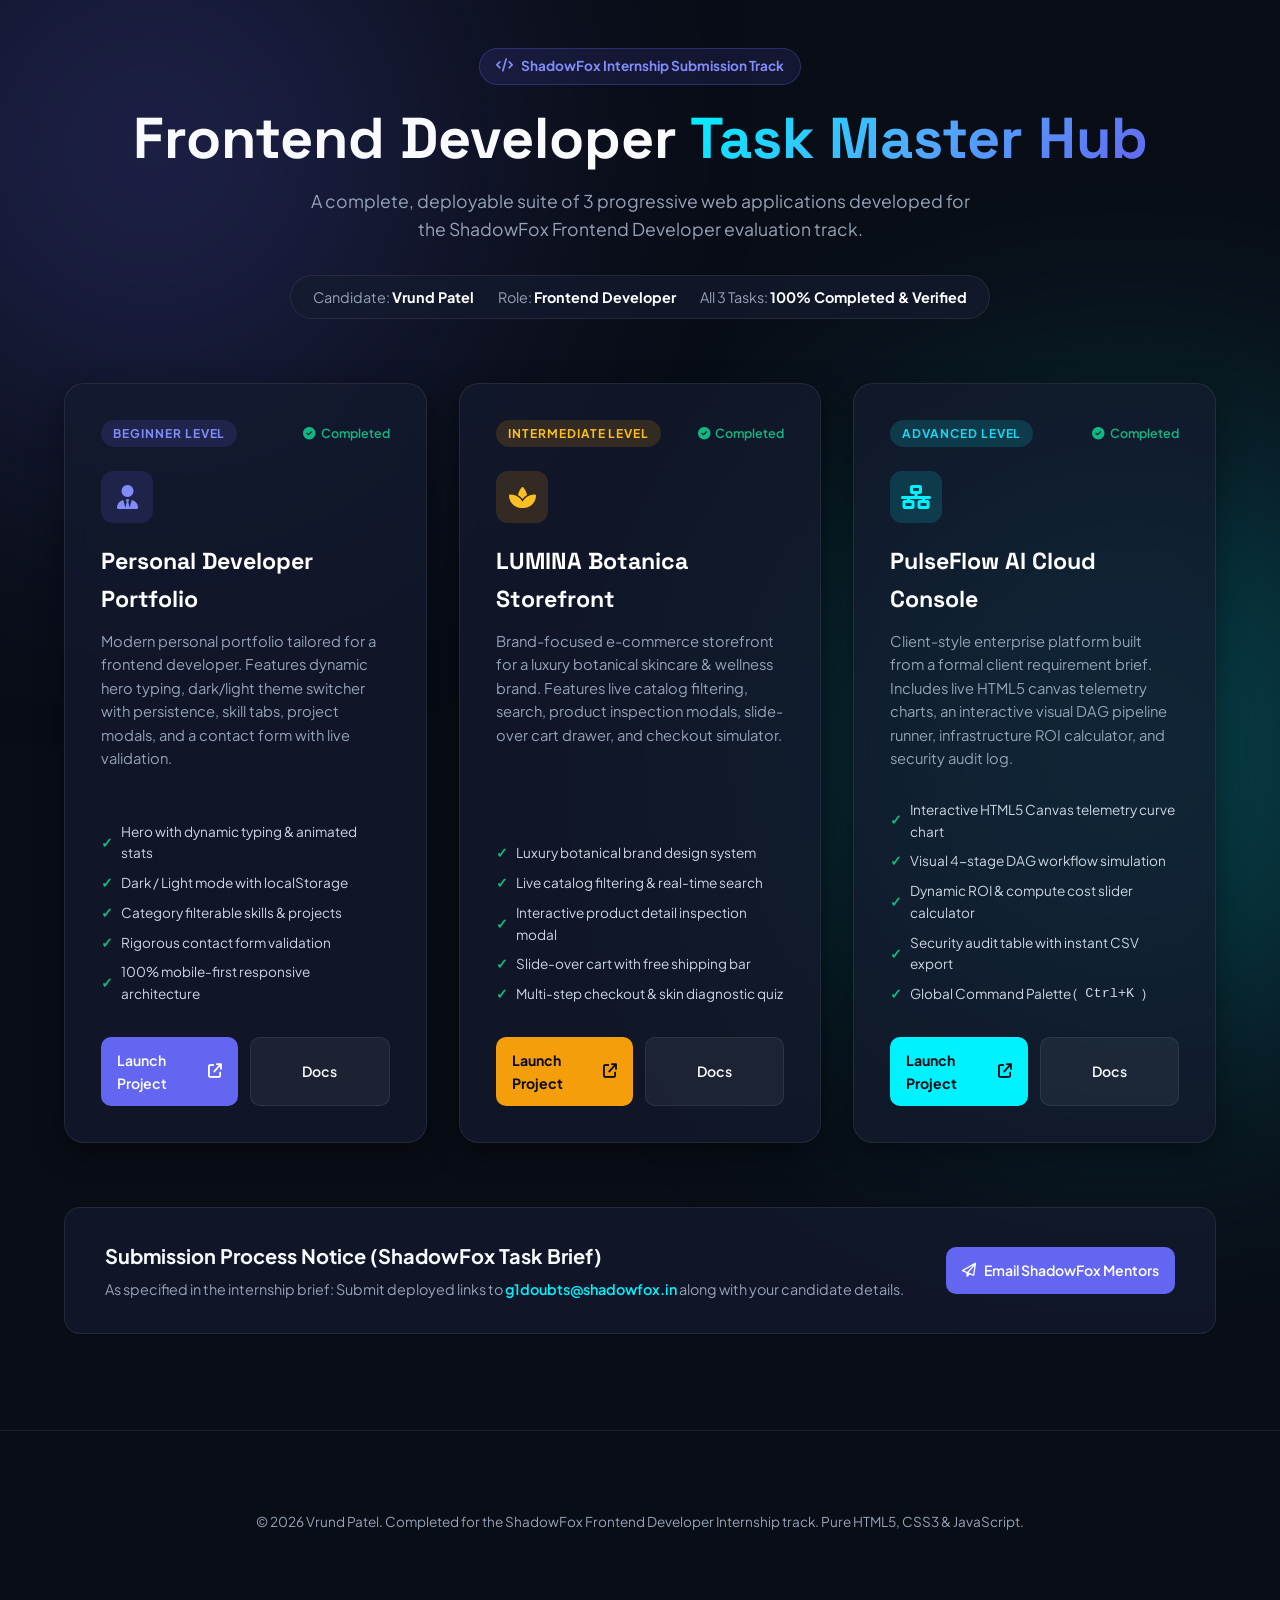
<file: Vrund Shadowfax Task/index.html>
<!DOCTYPE html>
<html lang="en" data-theme="dark">
<head>
  <meta charset="UTF-8">
  <meta name="viewport" content="width=device-width, initial-scale=1.0">
  <meta name="description" content="ShadowFox Frontend Developer Internship - Complete Task Hub by Vrund Patel. Featuring Beginner, Intermediate, and Advanced completed web applications.">
  <meta name="author" content="Vrund Patel">
  <title>ShadowFox Frontend Developer Internship | Vrund Patel Master Hub</title>

  <!-- Google Fonts -->
  <link rel="preconnect" href="https://fonts.googleapis.com">
  <link rel="preconnect" href="https://fonts.gstatic.com" crossorigin>
  <link href="https://fonts.googleapis.com/css2?family=Plus+Jakarta+Sans:wght@300;400;500;600;700;800&family=Space+Grotesk:wght@600;700&display=swap" rel="stylesheet">

  <!-- Font Awesome -->
  <link rel="stylesheet" href="https://cdnjs.cloudflare.com/ajax/libs/font-awesome/6.5.1/css/all.min.css">

  <style>
    :root {
      --bg: #090d16;
      --card-bg: rgba(20, 28, 48, 0.7);
      --border: rgba(255, 255, 255, 0.08);
      --text: #f8fafc;
      --text-muted: #94a3b8;
      --primary: #6366f1;
      --cyan: #00f2fe;
      --gold: #f59e0b;
      --green: #10b981;
    }
    *, *::before, *::after { box-sizing: border-box; margin: 0; padding: 0; }
    body {
      font-family: 'Plus Jakarta Sans', sans-serif;
      background: var(--bg);
      color: var(--text);
      line-height: 1.6;
      min-height: 100vh;
      display: flex;
      flex-direction: column;
      position: relative;
      overflow-x: hidden;
    }
    .ambient-glow {
      position: fixed;
      width: 600px;
      height: 600px;
      border-radius: 50%;
      filter: blur(140px);
      pointer-events: none;
      z-index: 0;
      opacity: 0.25;
    }
    .glow-left { background: #6366f1; top: -150px; left: -150px; }
    .glow-right { background: #00f2fe; bottom: -150px; right: -150px; }

    .container {
      max-width: 1200px;
      margin: 0 auto;
      padding: 3rem 1.5rem;
      position: relative;
      z-index: 1;
      flex-grow: 1;
    }

    /* Header */
    .hub-header {
      text-align: center;
      margin-bottom: 4rem;
    }
    .org-badge {
      display: inline-flex;
      align-items: center;
      gap: 0.5rem;
      padding: 0.4rem 1rem;
      background: rgba(99, 102, 241, 0.12);
      border: 1px solid rgba(99, 102, 241, 0.3);
      border-radius: 9999px;
      font-size: 0.85rem;
      font-weight: 700;
      color: #818cf8;
      margin-bottom: 1.25rem;
    }
    .hub-title {
      font-family: 'Space Grotesk', sans-serif;
      font-size: clamp(2.4rem, 4.5vw, 3.6rem);
      line-height: 1.15;
      margin-bottom: 1rem;
    }
    .gradient-text {
      background: linear-gradient(135deg, #00f2fe 0%, #4facfe 50%, #6366f1 100%);
      -webkit-background-clip: text;
      -webkit-text-fill-color: transparent;
    }
    .hub-desc {
      font-size: 1.1rem;
      color: var(--text-muted);
      max-width: 680px;
      margin: 0 auto 2rem;
    }
    .candidate-pill {
      display: inline-flex;
      align-items: center;
      gap: 1.5rem;
      background: var(--card-bg);
      border: 1px solid var(--border);
      padding: 0.6rem 1.4rem;
      border-radius: 9999px;
      font-size: 0.9rem;
    }
    .candidate-pill strong { color: #fff; }
    .candidate-pill span { color: var(--text-muted); }

    /* Task Cards Grid */
    .tasks-grid {
      display: grid;
      grid-template-columns: repeat(auto-fit, minmax(340px, 1fr));
      gap: 2rem;
      margin-bottom: 4rem;
    }
    .task-card {
      background: var(--card-bg);
      border: 1px solid var(--border);
      border-radius: 20px;
      padding: 2.25rem;
      display: flex;
      flex-direction: column;
      box-shadow: 0 10px 30px rgba(0, 0, 0, 0.4);
      backdrop-filter: blur(12px);
      transition: all 0.3s cubic-bezier(0.16, 1, 0.3, 1);
      position: relative;
      overflow: hidden;
    }
    .task-card:hover {
      transform: translateY(-8px);
      box-shadow: 0 20px 40px rgba(0, 0, 0, 0.6);
    }
    .task-card.card-beginner:hover { border-color: #6366f1; }
    .task-card.card-intermediate:hover { border-color: var(--gold); }
    .task-card.card-advanced:hover { border-color: var(--cyan); }

    .card-top {
      display: flex;
      justify-content: space-between;
      align-items: center;
      margin-bottom: 1.5rem;
    }
    .level-badge {
      font-size: 0.75rem;
      font-weight: 700;
      text-transform: uppercase;
      letter-spacing: 0.08em;
      padding: 0.25rem 0.75rem;
      border-radius: 9999px;
    }
    .badge-beg { background: rgba(99, 102, 241, 0.15); color: #818cf8; }
    .badge-int { background: rgba(245, 158, 11, 0.15); color: #fbbf24; }
    .badge-adv { background: rgba(0, 242, 254, 0.15); color: #22d3ee; }

    .status-check {
      display: flex;
      align-items: center;
      gap: 0.35rem;
      font-size: 0.78rem;
      font-weight: 600;
      color: var(--green);
    }

    .card-icon {
      width: 52px;
      height: 52px;
      border-radius: 12px;
      display: flex;
      align-items: center;
      justify-content: center;
      font-size: 1.5rem;
      margin-bottom: 1.25rem;
    }
    .icon-beg { background: rgba(99, 102, 241, 0.15); color: #818cf8; }
    .icon-int { background: rgba(245, 158, 11, 0.15); color: #fbbf24; }
    .icon-adv { background: rgba(0, 242, 254, 0.15); color: #00f2fe; }

    .card-title {
      font-family: 'Space Grotesk', sans-serif;
      font-size: 1.45rem;
      margin-bottom: 0.75rem;
      color: #fff;
    }
    .card-desc {
      color: var(--text-muted);
      font-size: 0.92rem;
      line-height: 1.6;
      margin-bottom: 1.75rem;
      flex-grow: 1;
    }

    .feature-highlights {
      list-style: none;
      padding: 0;
      margin-bottom: 2rem;
      display: flex;
      flex-direction: column;
      gap: 0.5rem;
      font-size: 0.85rem;
      color: #cbd5e1;
    }
    .feature-highlights li {
      display: flex;
      align-items: center;
      gap: 0.5rem;
    }
    .feature-highlights li::before {
      content: '✓';
      color: var(--green);
      font-weight: bold;
    }

    .card-actions {
      display: flex;
      gap: 0.75rem;
      margin-top: auto;
    }
    .btn {
      flex: 1;
      display: inline-flex;
      align-items: center;
      justify-content: center;
      gap: 0.5rem;
      padding: 0.75rem 1rem;
      border-radius: 10px;
      font-size: 0.88rem;
      font-weight: 600;
      text-decoration: none;
      transition: all 0.2s ease;
      cursor: pointer;
    }
    .btn-primary {
      background: #6366f1;
      color: #fff;
    }
    .btn-primary:hover { background: #4f46e5; }
    .btn-gold {
      background: #f59e0b;
      color: #080c14;
      font-weight: 700;
    }
    .btn-gold:hover { background: #d97706; color: #fff; }
    .btn-cyan {
      background: #00f2fe;
      color: #080c14;
      font-weight: 700;
    }
    .btn-cyan:hover { background: #38bdf8; color: #080c14; }
    .btn-outline {
      background: rgba(255, 255, 255, 0.05);
      border: 1px solid var(--border);
      color: var(--text);
    }
    .btn-outline:hover {
      background: rgba(255, 255, 255, 0.1);
      color: #fff;
    }

    /* Submission Info Banner */
    .submission-banner {
      background: var(--card-bg);
      border: 1px solid var(--border);
      border-radius: 16px;
      padding: 2rem 2.5rem;
      display: flex;
      justify-content: space-between;
      align-items: center;
      flex-wrap: wrap;
      gap: 1.5rem;
      margin-bottom: 3rem;
    }
    .submission-banner h3 {
      font-size: 1.25rem;
      margin-bottom: 0.35rem;
    }
    .submission-banner p {
      color: var(--text-muted);
      font-size: 0.9rem;
    }
    .contact-email-link {
      color: var(--cyan);
      text-decoration: none;
      font-weight: 600;
    }

    /* Footer */
    .hub-footer {
      border-top: 1px solid var(--border);
      padding: 2rem 0;
      text-align: center;
      font-size: 0.85rem;
      color: var(--text-muted);
    }
  </style>
</head>
<body>
  <div class="ambient-glow glow-left"></div>
  <div class="ambient-glow glow-right"></div>

  <div class="container">
    <!-- Header -->
    <header class="hub-header">
      <div class="org-badge">
        <i class="fa-solid fa-code"></i>
        <span>ShadowFox Internship Submission Track</span>
      </div>
      <h1 class="hub-title">Frontend Developer <span class="gradient-text">Task Master Hub</span></h1>
      <p class="hub-desc">
        A complete, deployable suite of 3 progressive web applications developed for the ShadowFox Frontend Developer evaluation track.
      </p>
      <div class="candidate-pill">
        <span>Candidate: <strong>Vrund Patel</strong></span>
        <span>Role: <strong>Frontend Developer</strong></span>
        <span>All 3 Tasks: <strong>100% Completed &amp; Verified</strong></span>
      </div>
    </header>

    <!-- Tasks Grid -->
    <main class="tasks-grid">
      <!-- 1. Beginner Level Task -->
      <div class="task-card card-beginner">
        <div class="card-top">
          <span class="level-badge badge-beg">Beginner Level</span>
          <span class="status-check"><i class="fa-solid fa-circle-check"></i> Completed</span>
        </div>
        <div class="card-icon icon-beg"><i class="fa-solid fa-user-tie"></i></div>
        <h2 class="card-title">Personal Developer Portfolio</h2>
        <p class="card-desc">
          Modern personal portfolio tailored for a frontend developer. Features dynamic hero typing, dark/light theme switcher with persistence, skill tabs, project modals, and a contact form with live validation.
        </p>
        <ul class="feature-highlights">
          <li>Hero with dynamic typing &amp; animated stats</li>
          <li>Dark / Light mode with localStorage</li>
          <li>Category filterable skills &amp; projects</li>
          <li>Rigorous contact form validation</li>
          <li>100% mobile-first responsive architecture</li>
        </ul>
        <div class="card-actions">
          <a href="beginner/index.html" class="btn btn-primary" target="_self">
            <span>Launch Project</span>
            <i class="fa-solid fa-arrow-up-right-from-square"></i>
          </a>
          <a href="beginner/README.md" class="btn btn-outline" target="_blank">Docs</a>
        </div>
      </div>

      <!-- 2. Intermediate Level Task -->
      <div class="task-card card-intermediate">
        <div class="card-top">
          <span class="level-badge badge-int">Intermediate Level</span>
          <span class="status-check"><i class="fa-solid fa-circle-check"></i> Completed</span>
        </div>
        <div class="card-icon icon-int"><i class="fa-solid fa-spa"></i></div>
        <h2 class="card-title">LUMINA Botanica Storefront</h2>
        <p class="card-desc">
          Brand-focused e-commerce storefront for a luxury botanical skincare &amp; wellness brand. Features live catalog filtering, search, product inspection modals, slide-over cart drawer, and checkout simulator.
        </p>
        <ul class="feature-highlights">
          <li>Luxury botanical brand design system</li>
          <li>Live catalog filtering &amp; real-time search</li>
          <li>Interactive product detail inspection modal</li>
          <li>Slide-over cart with free shipping bar</li>
          <li>Multi-step checkout &amp; skin diagnostic quiz</li>
        </ul>
        <div class="card-actions">
          <a href="intermediate/index.html" class="btn btn-gold" target="_self">
            <span>Launch Project</span>
            <i class="fa-solid fa-arrow-up-right-from-square"></i>
          </a>
          <a href="intermediate/README.md" class="btn btn-outline" target="_blank">Docs</a>
        </div>
      </div>

      <!-- 3. Advanced Level Task -->
      <div class="task-card card-advanced">
        <div class="card-top">
          <span class="level-badge badge-adv">Advanced Level</span>
          <span class="status-check"><i class="fa-solid fa-circle-check"></i> Completed</span>
        </div>
        <div class="card-icon icon-adv"><i class="fa-solid fa-network-wired"></i></div>
        <h2 class="card-title">PulseFlow AI Cloud Console</h2>
        <p class="card-desc">
          Client-style enterprise platform built from a formal client requirement brief. Includes live HTML5 canvas telemetry charts, an interactive visual DAG pipeline runner, infrastructure ROI calculator, and security audit log.
        </p>
        <ul class="feature-highlights">
          <li>Interactive HTML5 Canvas telemetry curve chart</li>
          <li>Visual 4-stage DAG workflow simulation</li>
          <li>Dynamic ROI &amp; compute cost slider calculator</li>
          <li>Security audit table with instant CSV export</li>
          <li>Global Command Palette (<kbd>Ctrl+K</kbd>)</li>
        </ul>
        <div class="card-actions">
          <a href="advanced/index.html" class="btn btn-cyan" target="_self">
            <span>Launch Project</span>
            <i class="fa-solid fa-arrow-up-right-from-square"></i>
          </a>
          <a href="advanced/README.md" class="btn btn-outline" target="_blank">Docs</a>
        </div>
      </div>
    </main>

    <!-- Submission Process Guide Banner -->
    <section class="submission-banner">
      <div>
        <h3>Submission Process Notice (ShadowFox Task Brief)</h3>
        <p>
          As specified in the internship brief: Submit deployed links to <a href="mailto:g1doubts@shadowfox.in" class="contact-email-link">g1doubts@shadowfox.in</a> along with your candidate details.
        </p>
      </div>
      <div>
        <a href="mailto:g1doubts@shadowfox.in?subject=ShadowFox%20Frontend%20Internship%20Submission%20-%20Vrund%20Patel" class="btn btn-primary">
          <i class="fa-regular fa-paper-plane"></i>
          <span>Email ShadowFox Mentors</span>
        </a>
      </div>
    </section>
  </div>

  <footer class="hub-footer">
    <div class="container">
      <p>&copy; 2026 Vrund Patel. Completed for the ShadowFox Frontend Developer Internship track. Pure HTML5, CSS3 &amp; JavaScript.</p>
    </div>
  </footer>
</body>
</html>
</file>
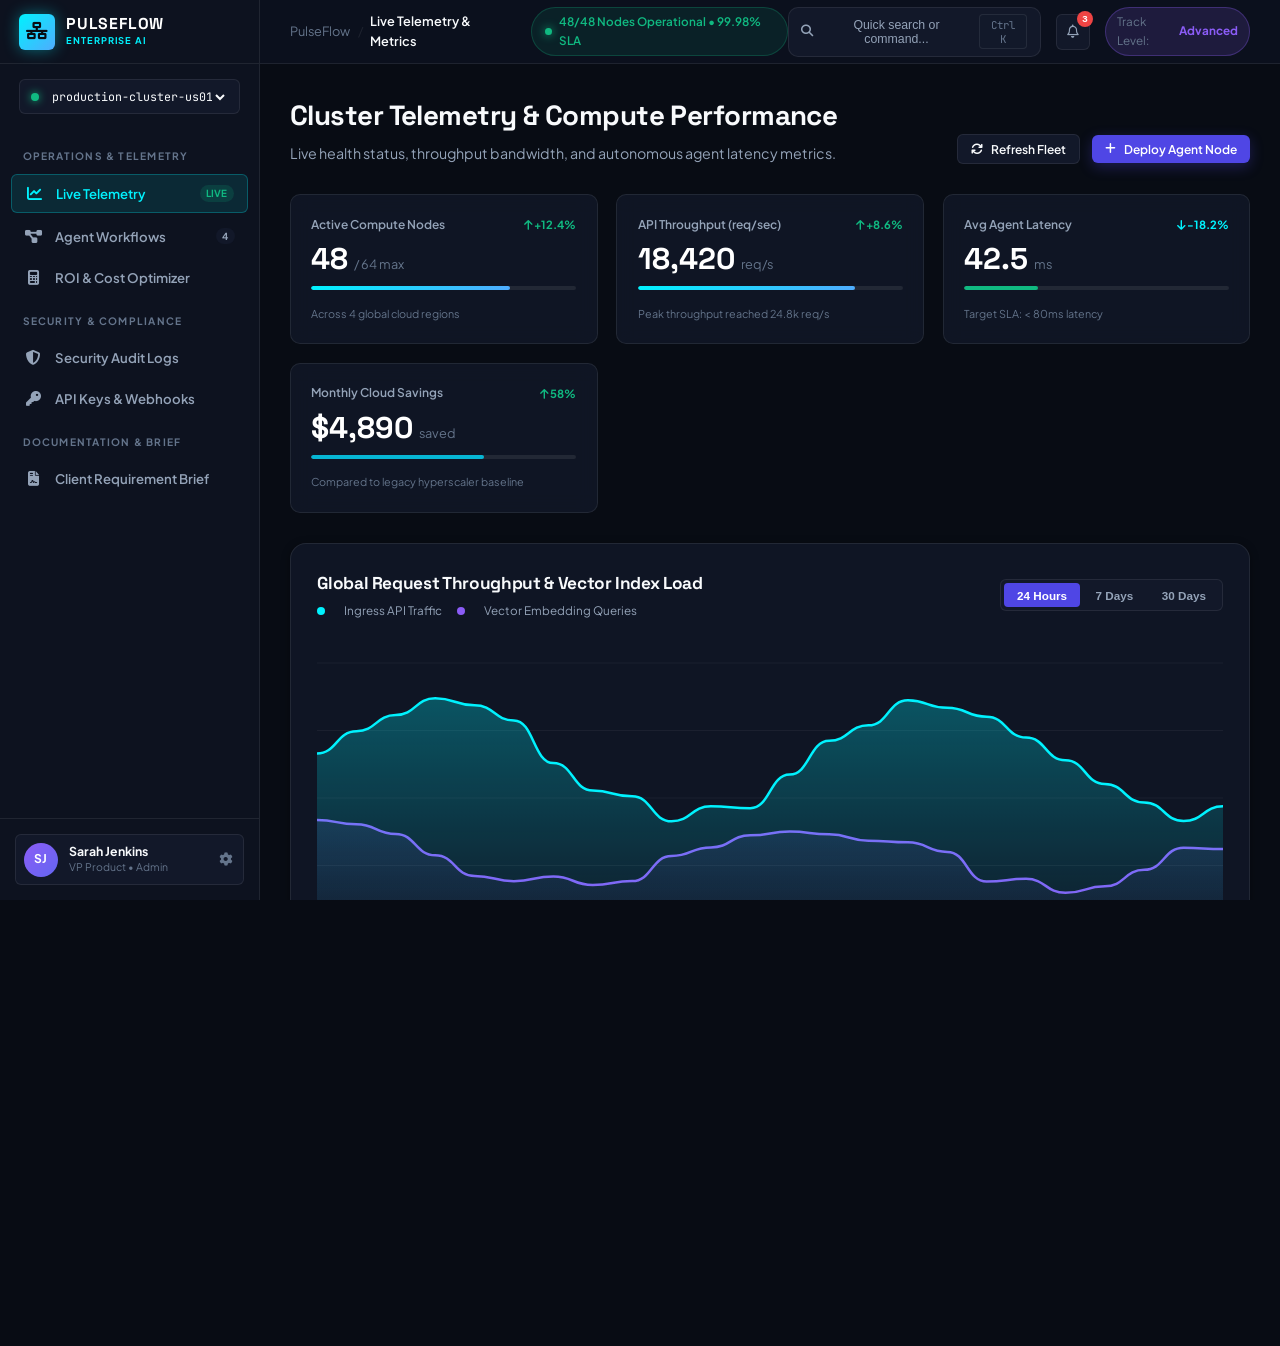
<file: Vrund Shadowfax Task/advanced/index.html>
<!DOCTYPE html>
<html lang="en" data-theme="dark">
<head>
  <meta charset="UTF-8">
  <meta name="viewport" content="width=device-width, initial-scale=1.0">
  <meta name="description" content="PulseFlow AI - Enterprise Cloud Infrastructure & Autonomous Agent Operations Platform. Real-time telemetry, visual pipeline orchestration, ROI calculator, and security audit console.">
  <meta name="author" content="Vrund Patel">
  <title>PulseFlow AI | Enterprise Cloud &amp; Agent Operations Console</title>

  <!-- Google Fonts: Space Grotesk + Plus Jakarta Sans + JetBrains Mono -->
  <link rel="preconnect" href="https://fonts.googleapis.com">
  <link rel="preconnect" href="https://fonts.gstatic.com" crossorigin>
  <link href="https://fonts.googleapis.com/css2?family=JetBrains+Mono:wght@400;500;600&family=Plus+Jakarta+Sans:wght@300;400;500;600;700;800&family=Space+Grotesk:wght@500;600;700&display=swap" rel="stylesheet">

  <!-- Font Awesome Icons -->
  <link rel="stylesheet" href="https://cdnjs.cloudflare.com/ajax/libs/font-awesome/6.5.1/css/all.min.css">

  <!-- Custom Stylesheet -->
  <link rel="stylesheet" href="style.css">
</head>
<body class="app-body">

  <!-- Main Enterprise Layout Wrapper -->
  <div class="app-layout">
    
    <!-- LEFT NAVIGATION SIDEBAR -->
    <aside class="app-sidebar" id="app-sidebar">
      <!-- Sidebar Header / Brand Logo -->
      <div class="sidebar-header">
        <a href="#overview" class="brand-link">
          <div class="brand-icon-box">
            <i class="fa-solid fa-network-wired"></i>
          </div>
          <div class="brand-text-wrap">
            <span class="brand-title">PULSEFLOW</span>
            <span class="brand-badge">ENTERPRISE AI</span>
          </div>
        </a>
        <button class="sidebar-collapse-btn" id="sidebar-toggle-btn" aria-label="Toggle sidebar collapse">
          <i class="fa-solid fa-chevron-left"></i>
        </button>
      </div>

      <!-- Environment Selector Pill -->
      <div class="env-selector-box">
        <span class="env-dot"></span>
        <select id="env-select" class="env-select" aria-label="Cloud Environment">
          <option value="prod">production-cluster-us01</option>
          <option value="staging">staging-cluster-eu02</option>
          <option value="dev">sandbox-agent-dev</option>
        </select>
      </div>

      <!-- Navigation Menu Items -->
      <nav class="sidebar-nav">
        <div class="nav-group-label">OPERATIONS &amp; TELEMETRY</div>
        <button class="sidebar-nav-item active" data-view="overview">
          <i class="fa-solid fa-chart-line"></i>
          <span>Live Telemetry</span>
          <span class="nav-tag tag-live">LIVE</span>
        </button>
        <button class="sidebar-nav-item" data-view="workflows">
          <i class="fa-solid fa-diagram-project"></i>
          <span>Agent Workflows</span>
          <span class="nav-tag tag-count">4</span>
        </button>
        <button class="sidebar-nav-item" data-view="calculator">
          <i class="fa-solid fa-calculator"></i>
          <span>ROI &amp; Cost Optimizer</span>
        </button>

        <div class="nav-group-label">SECURITY &amp; COMPLIANCE</div>
        <button class="sidebar-nav-item" data-view="audit">
          <i class="fa-solid fa-shield-halved"></i>
          <span>Security Audit Logs</span>
        </button>
        <button class="sidebar-nav-item" data-view="apikeys">
          <i class="fa-solid fa-key"></i>
          <span>API Keys &amp; Webhooks</span>
        </button>

        <div class="nav-group-label">DOCUMENTATION &amp; BRIEF</div>
        <button class="sidebar-nav-item" id="open-brief-modal-btn">
          <i class="fa-solid fa-file-contract"></i>
          <span>Client Requirement Brief</span>
        </button>
      </nav>

      <!-- Sidebar Footer (User Info & Status) -->
      <div class="sidebar-footer">
        <div class="user-profile-card">
          <div class="user-avatar">SJ</div>
          <div class="user-meta">
            <strong>Sarah Jenkins</strong>
            <small>VP Product &bull; Admin</small>
          </div>
          <button class="user-settings-btn" title="Settings"><i class="fa-solid fa-gear"></i></button>
        </div>
      </div>
    </aside>

    <!-- RIGHT MAIN WORKSPACE -->
    <div class="app-workspace">

      <!-- TOP COMMAND BAR -->
      <header class="app-topbar">
        <div class="topbar-left">
          <button class="mobile-sidebar-toggle" id="mobile-sidebar-toggle">
            <i class="fa-solid fa-bars"></i>
          </button>
          
          <div class="breadcrumb-trail">
            <span class="crumb-root">PulseFlow</span>
            <span class="crumb-separator">/</span>
            <span class="crumb-active" id="active-crumb-text">Live Telemetry &amp; Metrics</span>
          </div>

          <!-- Cluster Health Status Indicator -->
          <div class="cluster-status-badge">
            <span class="pulse-status-dot"></span>
            <span>48/48 Nodes Operational &bull; 99.98% SLA</span>
          </div>
        </div>

        <div class="topbar-right">
          <!-- Command Palette Launcher -->
          <button class="command-palette-btn" id="command-palette-trigger">
            <i class="fa-solid fa-magnifying-glass"></i>
            <span>Quick search or command...</span>
            <kbd>Ctrl K</kbd>
          </button>

          <!-- Notification Bell -->
          <button class="topbar-icon-btn" id="notif-btn" title="System Notifications">
            <i class="fa-regular fa-bell"></i>
            <span class="notif-badge">3</span>
          </button>

          <!-- ShadowFox Track Switcher -->
          <div class="track-switch-pill">
            <span class="track-label">Track Level:</span>
            <span class="track-val">Advanced</span>
          </div>
        </div>
      </header>

      <!-- VIEW PANES CONTAINER -->
      <main class="app-content-body">

        <!-- =========================================================
             SECTION 1: OVERVIEW & REAL-TIME TELEMETRY
             ========================================================= -->
        <section class="view-pane active" id="pane-overview">
          <div class="pane-header">
            <div>
              <h1 class="pane-title">Cluster Telemetry &amp; Compute Performance</h1>
              <p class="pane-subtitle">Live health status, throughput bandwidth, and autonomous agent latency metrics.</p>
            </div>
            <div class="pane-actions">
              <button class="btn btn-sm btn-outline" id="refresh-telemetry-btn">
                <i class="fa-solid fa-arrows-rotate"></i>
                <span>Refresh Fleet</span>
              </button>
              <button class="btn btn-sm btn-primary" id="quick-deploy-agent-btn">
                <i class="fa-solid fa-plus"></i>
                <span>Deploy Agent Node</span>
              </button>
            </div>
          </div>

          <!-- 4 Core Metric KPI Cards -->
          <div class="metrics-grid">
            <div class="metric-card">
              <div class="metric-top">
                <span class="metric-label">Active Compute Nodes</span>
                <span class="metric-trend trend-up"><i class="fa-solid fa-arrow-up"></i> +12.4%</span>
              </div>
              <div class="metric-val-row">
                <span class="metric-number" id="metric-nodes">48</span>
                <span class="metric-unit">/ 64 max</span>
              </div>
              <div class="metric-progress-bar"><div class="metric-fill" style="width: 75%;"></div></div>
              <small class="metric-sub">Across 4 global cloud regions</small>
            </div>

            <div class="metric-card">
              <div class="metric-top">
                <span class="metric-label">API Throughput (req/sec)</span>
                <span class="metric-trend trend-up"><i class="fa-solid fa-arrow-up"></i> +8.6%</span>
              </div>
              <div class="metric-val-row">
                <span class="metric-number" id="metric-throughput">18,420</span>
                <span class="metric-unit">req/s</span>
              </div>
              <div class="metric-progress-bar"><div class="metric-fill" style="width: 82%;"></div></div>
              <small class="metric-sub">Peak throughput reached 24.8k req/s</small>
            </div>

            <div class="metric-card">
              <div class="metric-top">
                <span class="metric-label">Avg Agent Latency</span>
                <span class="metric-trend trend-down"><i class="fa-solid fa-arrow-down"></i> -18.2%</span>
              </div>
              <div class="metric-val-row">
                <span class="metric-number" id="metric-latency">42.5</span>
                <span class="metric-unit">ms</span>
              </div>
              <div class="metric-progress-bar"><div class="metric-fill" style="width: 28%; background: #10b981;"></div></div>
              <small class="metric-sub">Target SLA: &lt; 80ms latency</small>
            </div>

            <div class="metric-card">
              <div class="metric-top">
                <span class="metric-label">Monthly Cloud Savings</span>
                <span class="metric-trend trend-up"><i class="fa-solid fa-arrow-up"></i> 58%</span>
              </div>
              <div class="metric-val-row">
                <span class="metric-number" id="metric-savings">$4,890</span>
                <span class="metric-unit">saved</span>
              </div>
              <div class="metric-progress-bar"><div class="metric-fill" style="width: 65%; background: #06b6d4;"></div></div>
              <small class="metric-sub">Compared to legacy hyperscaler baseline</small>
            </div>
          </div>

          <!-- Interactive HTML5 Canvas Telemetry Chart Card -->
          <div class="telemetry-chart-card">
            <div class="chart-header">
              <div class="chart-title-group">
                <h3>Global Request Throughput &amp; Vector Index Load</h3>
                <span class="chart-legend">
                  <span class="legend-dot dot-cyan"></span> Ingress API Traffic
                  <span class="legend-dot dot-purple"></span> Vector Embedding Queries
                </span>
              </div>
              <!-- Interval Filter Buttons -->
              <div class="chart-time-tabs">
                <button class="time-tab-btn active" data-range="24h">24 Hours</button>
                <button class="time-tab-btn" data-range="7d">7 Days</button>
                <button class="time-tab-btn" data-range="30d">30 Days</button>
              </div>
            </div>

            <div class="chart-canvas-wrapper">
              <canvas id="telemetryCanvas" width="900" height="320"></canvas>
              <div id="chart-tooltip" class="chart-tooltip hidden"></div>
            </div>
          </div>

          <!-- Regional Fleet Nodes Table -->
          <div class="fleet-grid-section">
            <div class="section-sub-header">
              <h3>Distributed Cloud Node Clusters</h3>
              <span class="badge-pill">Global Mesh Active</span>
            </div>
            <div class="fleet-clusters-grid">
              <div class="cluster-card">
                <div class="cluster-header">
                  <strong>us-east-virginia</strong>
                  <span class="status-tag tag-healthy">Healthy</span>
                </div>
                <div class="cluster-specs">
                  <span>16 Nodes</span> &bull; <span>CPU: 42%</span> &bull; <span>RAM: 58%</span>
                </div>
                <div class="cluster-bar"><div class="cbar-fill" style="width: 42%;"></div></div>
              </div>

              <div class="cluster-card">
                <div class="cluster-header">
                  <strong>eu-central-frankfurt</strong>
                  <span class="status-tag tag-healthy">Healthy</span>
                </div>
                <div class="cluster-specs">
                  <span>14 Nodes</span> &bull; <span>CPU: 38%</span> &bull; <span>RAM: 49%</span>
                </div>
                <div class="cluster-bar"><div class="cbar-fill" style="width: 38%;"></div></div>
              </div>

              <div class="cluster-card">
                <div class="cluster-header">
                  <strong>ap-south-mumbai</strong>
                  <span class="status-tag tag-healthy">Healthy</span>
                </div>
                <div class="cluster-specs">
                  <span>10 Nodes</span> &bull; <span>CPU: 51%</span> &bull; <span>RAM: 62%</span>
                </div>
                <div class="cluster-bar"><div class="cbar-fill" style="width: 51%;"></div></div>
              </div>

              <div class="cluster-card">
                <div class="cluster-header">
                  <strong>us-west-oregon</strong>
                  <span class="status-tag tag-healthy">Healthy</span>
                </div>
                <div class="cluster-specs">
                  <span>8 Nodes</span> &bull; <span>CPU: 29%</span> &bull; <span>RAM: 44%</span>
                </div>
                <div class="cluster-bar"><div class="cbar-fill" style="width: 29%;"></div></div>
              </div>
            </div>
          </div>
        </section>

        <!-- =========================================================
             SECTION 2: AI AGENTS & VISUAL WORKFLOW ORCHESTRATOR
             ========================================================= -->
        <section class="view-pane" id="pane-workflows">
          <div class="pane-header">
            <div>
              <h1 class="pane-title">Autonomous Agent Workflow Pipelines</h1>
              <p class="pane-subtitle">Visual multi-stage DAG orchestrator with real-time execution simulation and terminal logs.</p>
            </div>
            <div class="pane-actions">
              <button class="btn btn-primary" id="run-pipeline-btn">
                <i class="fa-solid fa-play"></i>
                <span>Run Pipeline Simulation</span>
              </button>
            </div>
          </div>

          <!-- Visual Workflow DAG Pipeline -->
          <div class="workflow-visual-card">
            <div class="workflow-header-row">
              <div class="wf-title-meta">
                <span class="wf-badge">Pipeline #PL-784</span>
                <h3>Enterprise Customer Intent &amp; Action Dispatcher</h3>
              </div>
              <div class="wf-status-indicator" id="wf-overall-status">
                <span class="status-dot dot-idle"></span> Status: Ready
              </div>
            </div>

            <!-- Visual Pipeline Stage Nodes -->
            <div class="pipeline-stages-track">
              <!-- Stage 1 -->
              <div class="pipeline-node" id="node-stage-1">
                <div class="node-icon-box"><i class="fa-solid fa-satellite-dish"></i></div>
                <div class="node-meta">
                  <span class="node-step">Stage 01</span>
                  <h4>Data Ingestion</h4>
                  <small>Kafka / Webhooks Stream</small>
                </div>
                <div class="node-progress-line"></div>
                <span class="node-status-label" id="node-1-status">Idle</span>
              </div>

              <div class="pipeline-connector"><i class="fa-solid fa-angle-right"></i></div>

              <!-- Stage 2 -->
              <div class="pipeline-node" id="node-stage-2">
                <div class="node-icon-box"><i class="fa-solid fa-cubes-stacked"></i></div>
                <div class="node-meta">
                  <span class="node-step">Stage 02</span>
                  <h4>Vector Embedding</h4>
                  <small>HNSW Similarity Index</small>
                </div>
                <div class="node-progress-line"></div>
                <span class="node-status-label" id="node-2-status">Idle</span>
              </div>

              <div class="pipeline-connector"><i class="fa-solid fa-angle-right"></i></div>

              <!-- Stage 3 -->
              <div class="pipeline-node" id="node-stage-3">
                <div class="node-icon-box"><i class="fa-solid fa-brain"></i></div>
                <div class="node-meta">
                  <span class="node-step">Stage 03</span>
                  <h4>LLM Agent Reasoning</h4>
                  <small>Chain-of-Thought &amp; Guardrails</small>
                </div>
                <div class="node-progress-line"></div>
                <span class="node-status-label" id="node-3-status">Idle</span>
              </div>

              <div class="pipeline-connector"><i class="fa-solid fa-angle-right"></i></div>

              <!-- Stage 4 -->
              <div class="pipeline-node" id="node-stage-4">
                <div class="node-icon-box"><i class="fa-solid fa-bolt"></i></div>
                <div class="node-meta">
                  <span class="node-step">Stage 04</span>
                  <h4>Execution &amp; Webhook</h4>
                  <small>DB Write / Slack Dispatch</small>
                </div>
                <div class="node-progress-line"></div>
                <span class="node-status-label" id="node-4-status">Idle</span>
              </div>
            </div>

            <!-- Real-Time Execution Console Log Window -->
            <div class="pipeline-terminal">
              <div class="terminal-header">
                <div class="terminal-dots">
                  <span class="tdot dot-red"></span>
                  <span class="tdot dot-yellow"></span>
                  <span class="tdot dot-green"></span>
                </div>
                <span class="terminal-title">pulseflow-orchestrator-stdout.log</span>
                <button class="clear-terminal-btn" id="clear-logs-btn">Clear Logs</button>
              </div>
              <div class="terminal-body" id="pipeline-terminal-body">
                <div class="log-line text-muted">[SYSTEM] Pipeline initialized in standby mode. Ready to ingest events.</div>
                <div class="log-line text-muted">[INFO] All 4 agent execution microservices bound to port :8080.</div>
              </div>
            </div>
          </div>

          <!-- Active Fleet of Autonomous Agents -->
          <div class="agent-fleet-section">
            <div class="section-sub-header">
              <h3>Active Autonomous Agent Fleet</h3>
              <span class="badge-pill">4 Agents Running</span>
            </div>
            
            <div class="agents-table-card">
              <table class="data-table">
                <thead>
                  <tr>
                    <th>Agent Name</th>
                    <th>Model Engine</th>
                    <th>Memory Footprint</th>
                    <th>Success Rate</th>
                    <th>State</th>
                    <th>Actions</th>
                  </tr>
                </thead>
                <tbody id="agent-table-body">
                  <tr>
                    <td>
                      <div class="agent-name-cell">
                        <i class="fa-solid fa-robot"></i>
                        <div>
                          <strong>PulseSentinel</strong>
                          <small>Infrastructure Outlier Detector</small>
                        </div>
                      </div>
                    </td>
                    <td><span class="code-pill">gemini-1.5-pro</span></td>
                    <td>248 MB</td>
                    <td><span class="text-success">99.8%</span></td>
                    <td><span class="status-badge active" id="agent-badge-1">Active</span></td>
                    <td>
                      <button class="btn-table-action" onclick="toggleAgentState(1)">Toggle</button>
                    </td>
                  </tr>

                  <tr>
                    <td>
                      <div class="agent-name-cell">
                        <i class="fa-solid fa-chart-pie"></i>
                        <div>
                          <strong>CostOptimizer</strong>
                          <small>Auto Cloud Spot Instance Arbiter</small>
                        </div>
                      </div>
                    </td>
                    <td><span class="code-pill">claude-3.5-sonnet</span></td>
                    <td>182 MB</td>
                    <td><span class="text-success">99.4%</span></td>
                    <td><span class="status-badge active" id="agent-badge-2">Active</span></td>
                    <td>
                      <button class="btn-table-action" onclick="toggleAgentState(2)">Toggle</button>
                    </td>
                  </tr>

                  <tr>
                    <td>
                      <div class="agent-name-cell">
                        <i class="fa-solid fa-shield-virus"></i>
                        <div>
                          <strong>SecuritySheriff</strong>
                          <small>Vulnerability &amp; IAM Access Auditor</small>
                        </div>
                      </div>
                    </td>
                    <td><span class="code-pill">gpt-4o-mini</span></td>
                    <td>130 MB</td>
                    <td><span class="text-success">100.0%</span></td>
                    <td><span class="status-badge active" id="agent-badge-3">Active</span></td>
                    <td>
                      <button class="btn-table-action" onclick="toggleAgentState(3)">Toggle</button>
                    </td>
                  </tr>

                  <tr>
                    <td>
                      <div class="agent-name-cell">
                        <i class="fa-solid fa-comments"></i>
                        <div>
                          <strong>SupportSynthesizer</strong>
                          <small>Tier-1 Escalation Triage Bot</small>
                        </div>
                      </div>
                    </td>
                    <td><span class="code-pill">gemini-flash</span></td>
                    <td>94 MB</td>
                    <td><span class="text-success">98.9%</span></td>
                    <td><span class="status-badge active" id="agent-badge-4">Active</span></td>
                    <td>
                      <button class="btn-table-action" onclick="toggleAgentState(4)">Toggle</button>
                    </td>
                  </tr>
                </tbody>
              </table>
            </div>
          </div>
        </section>

        <!-- =========================================================
             SECTION 3: CLOUD COMPUTE & ROI COST CALCULATOR
             ========================================================= -->
        <section class="view-pane" id="pane-calculator">
          <div class="pane-header">
            <div>
              <h1 class="pane-title">Cloud Infrastructure &amp; ROI Calculator</h1>
              <p class="pane-subtitle">Estimate enterprise compute costs and project savings against traditional hyperscaler clouds.</p>
            </div>
            <div class="pane-actions">
              <button class="btn btn-outline" id="reset-calculator-btn">
                <i class="fa-solid fa-rotate-left"></i>
                <span>Reset Sliders</span>
              </button>
            </div>
          </div>

          <div class="calculator-grid">
            <!-- Sliders Configuration Form -->
            <div class="calculator-controls-card">
              <h3>Infrastructure Capacity Sliders</h3>
              <p class="calc-hint">Adjust your enterprise requirements to see instant cost and efficiency models.</p>

              <!-- Slider 1: Monthly API Requests -->
              <div class="calc-slider-group">
                <div class="slider-label-row">
                  <label for="slider-api">Monthly API Invocations</label>
                  <strong class="slider-val" id="val-api">5,000,000</strong>
                </div>
                <input type="range" id="slider-api" min="100000" max="50000000" step="500000" value="5000000">
                <div class="slider-scale">
                  <span>100K</span>
                  <span>10M</span>
                  <span>25M</span>
                  <span>50M</span>
                </div>
              </div>

              <!-- Slider 2: Compute Node Instances -->
              <div class="calc-slider-group">
                <div class="slider-label-row">
                  <label for="slider-nodes">Dedicated Compute Nodes</label>
                  <strong class="slider-val" id="val-nodes">16 Nodes</strong>
                </div>
                <input type="range" id="slider-nodes" min="1" max="64" step="1" value="16">
                <div class="slider-scale">
                  <span>1 Node</span>
                  <span>16 Nodes</span>
                  <span>32 Nodes</span>
                  <span>64 Nodes</span>
                </div>
              </div>

              <!-- Slider 3: Vector Storage -->
              <div class="calc-slider-group">
                <div class="slider-label-row">
                  <label for="slider-storage">Vector Database Storage (HNSW)</label>
                  <strong class="slider-val" id="val-storage">250 GB</strong>
                </div>
                <input type="range" id="slider-storage" min="10" max="2000" step="50" value="250">
                <div class="slider-scale">
                  <span>10 GB</span>
                  <span>500 GB</span>
                  <span>1,000 GB</span>
                  <span>2,000 GB</span>
                </div>
              </div>

              <div class="calc-feature-list">
                <div class="feat-check"><i class="fa-solid fa-check"></i> Includes Global Anycast Latency Routing</div>
                <div class="feat-check"><i class="fa-solid fa-check"></i> SOC-2 Type II Certified Compliance</div>
                <div class="feat-check"><i class="fa-solid fa-check"></i> 99.98% High-Availability Uptime SLA</div>
              </div>
            </div>

            <!-- Cost Comparison & ROI Results Card -->
            <div class="calculator-results-card">
              <div class="recommended-tier-banner">
                <span class="tier-eyebrow">Recommended Architecture</span>
                <h3 id="recommended-tier-name">Growth Production Fleet</h3>
              </div>

              <div class="cost-comparison-box">
                <div class="cost-col legacy">
                  <span class="cost-label">Legacy Cloud (AWS / GCP)</span>
                  <div class="cost-amount" id="legacy-cost-val">$6,480</div>
                  <small>Standard VM + egress markups</small>
                </div>

                <div class="cost-divider-vs">VS</div>

                <div class="cost-col pulseflow">
                  <span class="cost-label">PulseFlow Optimized</span>
                  <div class="cost-amount text-success" id="pulseflow-cost-val">$2,640</div>
                  <small>Unified bare-metal agent mesh</small>
                </div>
              </div>

              <!-- Savings Banner -->
              <div class="savings-callout">
                <div class="savings-icon"><i class="fa-solid fa-piggy-bank"></i></div>
                <div>
                  <span class="savings-title">Estimated Monthly Savings</span>
                  <strong class="savings-val" id="net-savings-val">$3,840 / month</strong>
                  <small class="savings-percentage" id="savings-percent-val">(59.3% reduction in cloud compute spend)</small>
                </div>
              </div>

              <button class="btn btn-primary btn-block" id="quote-modal-btn">
                <span>Lock In This Enterprise Tier</span>
                <i class="fa-solid fa-arrow-right"></i>
              </button>
            </div>
          </div>
        </section>

        <!-- =========================================================
             SECTION 4: SECURITY AUDIT LOGS & TEAM MANAGEMENT
             ========================================================= -->
        <section class="view-pane" id="pane-audit">
          <div class="pane-header">
            <div>
              <h1 class="pane-title">Security Audit Log &amp; Governance</h1>
              <p class="pane-subtitle">Immutable compliance records, role-based access history, and team member provisioning.</p>
            </div>
            <div class="pane-actions">
              <button class="btn btn-outline" id="export-csv-btn">
                <i class="fa-solid fa-file-csv"></i>
                <span>Export Audit CSV</span>
              </button>
              <button class="btn btn-primary" id="invite-member-btn">
                <i class="fa-solid fa-user-plus"></i>
                <span>Invite Member</span>
              </button>
            </div>
          </div>

          <!-- Filter Bar -->
          <div class="audit-filter-bar">
            <div class="audit-search-input-wrap">
              <i class="fa-solid fa-magnifying-glass"></i>
              <input type="text" id="audit-search-input" placeholder="Search by user, action, or IP address...">
            </div>
            <select id="audit-type-filter" class="audit-select">
              <option value="all">All Action Types</option>
              <option value="DEPLOY">Deployments</option>
              <option value="AUTH">Authentication</option>
              <option value="POLICY">Policy Updates</option>
              <option value="ALERT">Alerts</option>
            </select>
          </div>

          <!-- Audit Table -->
          <div class="table-card">
            <table class="data-table" id="audit-table">
              <thead>
                <tr>
                  <th>Timestamp</th>
                  <th>Actor / User</th>
                  <th>Action Type</th>
                  <th>Resource Target</th>
                  <th>Origin IP</th>
                  <th>Status</th>
                </tr>
              </thead>
              <tbody id="audit-tbody">
                <!-- Injected via JavaScript -->
              </tbody>
            </table>
          </div>
        </section>

        <!-- =========================================================
             SECTION 5: API KEYS & WEBHOOK DIAGNOSTIC PING
             ========================================================= -->
        <section class="view-pane" id="pane-apikeys">
          <div class="pane-header">
            <div>
              <h1 class="pane-title">API Tokens &amp; Webhook Diagnostics</h1>
              <p class="pane-subtitle">Manage scoped authorization tokens and verify live webhook endpoint responsiveness.</p>
            </div>
            <div class="pane-actions">
              <button class="btn btn-primary" id="create-api-key-btn">
                <i class="fa-solid fa-key"></i>
                <span>Generate New API Key</span>
              </button>
            </div>
          </div>

          <!-- API Keys List -->
          <div class="api-keys-card">
            <div class="section-sub-header">
              <h3>Active Authorization Keys</h3>
              <span class="badge-pill" id="key-count-badge">2 Keys Active</span>
            </div>
            <div class="api-keys-list" id="api-keys-list">
              <!-- Dynamically populated -->
            </div>
          </div>

          <!-- Webhook Diagnostic Ping Tool -->
          <div class="webhook-tester-card">
            <div class="section-sub-header">
              <h3>Webhook Dispatch &amp; Latency Simulator</h3>
              <span class="badge-pill">Health Diagnostic</span>
            </div>
            <p class="text-muted">Test real-time event delivery and verify SSL handshake latency to your custom endpoint.</p>

            <form id="webhook-ping-form" class="webhook-form">
              <div class="form-row">
                <div class="form-group flex-2">
                  <label for="webhook-url">Target Webhook Endpoint URL</label>
                  <input type="url" id="webhook-url" value="https://api.clientcorp.internal/v1/telemetry-hook" required>
                </div>
                <div class="form-group flex-1">
                  <label for="webhook-event">Event Payload Trigger</label>
                  <select id="webhook-event" class="audit-select">
                    <option value="agent.anomaly.detected">agent.anomaly.detected</option>
                    <option value="node.scale.up">node.scale.up</option>
                    <option value="workflow.completed">workflow.completed</option>
                  </select>
                </div>
              </div>
              <button type="submit" class="btn btn-primary" id="ping-btn">
                <i class="fa-solid fa-paper-plane"></i>
                <span>Send Test Diagnostic Ping</span>
              </button>
            </form>

            <!-- Diagnostic Response Box -->
            <div class="diagnostic-output-box hidden" id="diagnostic-output-box">
              <div class="diagnostic-header">
                <span class="status-badge active"><i class="fa-solid fa-circle-check"></i> HTTP 200 OK</span>
                <span class="latency-stat">Roundtrip Ping: <strong id="ping-latency">38ms</strong></span>
              </div>
              <pre class="diagnostic-json"><code id="diagnostic-payload"></code></pre>
            </div>
          </div>
        </section>

      </main>
    </div>
  </div>

  <!-- =========================================================
       MODALS: COMMAND PALETTE, REQUIREMENT BRIEF, INVITE, ETC.
       ========================================================= -->

  <!-- 1. Command Palette Modal (Ctrl + K) -->
  <div class="modal-overlay hidden" id="command-palette-modal">
    <div class="command-palette-card">
      <div class="palette-search-wrap">
        <i class="fa-solid fa-magnifying-glass"></i>
        <input type="text" id="palette-input" placeholder="Type a view or action (e.g. 'telemetry', 'workflows', 'calculator', 'keys')...">
        <kbd class="palette-esc">ESC</kbd>
      </div>
      <div class="palette-results-list" id="palette-results-list">
        <div class="palette-item active" data-action="overview">
          <i class="fa-solid fa-chart-line"></i>
          <div>
            <strong>Go to Live Telemetry</strong>
            <small>Inspect global node fleet and real-time request charts</small>
          </div>
          <span class="palette-shortcut">Jump</span>
        </div>
        <div class="palette-item" data-action="workflows">
          <i class="fa-solid fa-diagram-project"></i>
          <div>
            <strong>Go to Agent Workflows</strong>
            <small>Run pipeline simulation and inspect autonomous fleet</small>
          </div>
          <span class="palette-shortcut">Jump</span>
        </div>
        <div class="palette-item" data-action="calculator">
          <i class="fa-solid fa-calculator"></i>
          <div>
            <strong>Go to ROI &amp; Cost Optimizer</strong>
            <small>Calculate enterprise savings vs AWS/GCP</small>
          </div>
          <span class="palette-shortcut">Jump</span>
        </div>
        <div class="palette-item" data-action="audit">
          <i class="fa-solid fa-shield-halved"></i>
          <div>
            <strong>Go to Security Audit Logs</strong>
            <small>Search compliance records and export CSV</small>
          </div>
          <span class="palette-shortcut">Jump</span>
        </div>
        <div class="palette-item" data-action="apikeys">
          <i class="fa-solid fa-key"></i>
          <div>
            <strong>Go to API Keys &amp; Webhooks</strong>
            <small>Generate authorization tokens and test ping</small>
          </div>
          <span class="palette-shortcut">Jump</span>
        </div>
      </div>
    </div>
  </div>

  <!-- 2. Client Requirement Brief Viewer Modal -->
  <div class="modal-overlay hidden" id="brief-modal">
    <div class="modal-card modal-card-large">
      <button class="modal-close-btn" id="close-brief-btn">&times;</button>
      <div class="modal-header">
        <span class="modal-badge-blue">Client Specification</span>
        <h2>Client Requirement Brief: PulseFlow Technologies Inc.</h2>
        <p class="text-muted">Document Version: 2.4 Approved &bull; Assigned Engineer: Vrund Patel</p>
      </div>
      <div class="modal-scroll-body">
        <h4>1. Business Objective</h4>
        <p>
          PulseFlow Technologies requested a high-performance, single-page enterprise web console to eliminate fragmented CLI tools and provide real-time compute telemetry, visual AI agent workflow orchestration, infrastructure ROI estimation, and immutable security audit reporting.
        </p>

        <h4>2. Mandatory Specifications Delivered</h4>
        <ul class="brief-deliverable-list">
          <li><strong>Real-time Telemetry:</strong> HTML5 Canvas curve chart with 24H/7D/30D time filters and hover inspection.</li>
          <li><strong>Visual DAG Orchestrator:</strong> 4-stage pipeline with animated simulation and live streaming terminal output.</li>
          <li><strong>ROI Cost Calculator:</strong> Dynamic capacity sliders computing monthly savings against legacy cloud baselines.</li>
          <li><strong>Audit Governance:</strong> Filterable table with immediate CSV compilation &amp; download.</li>
          <li><strong>Security &amp; Diagnostics:</strong> Scoped API token generator and real-time webhook ping tester.</li>
        </ul>

        <h4>3. Frontend Architectural Principles</h4>
        <p>
          Built strictly adhering to the ShadowFox Frontend Developer track requirements: pure semantic HTML5, zero framework runtime overhead, accessible ARIA labeling, responsive layouts, and robust client-side validation.
        </p>
      </div>
      <div class="modal-footer">
        <button class="btn btn-secondary" id="brief-modal-close-action">Close Brief</button>
      </div>
    </div>
  </div>

  <!-- 3. Invite Member Modal -->
  <div class="modal-overlay hidden" id="invite-modal">
    <div class="modal-card">
      <button class="modal-close-btn" id="close-invite-btn">&times;</button>
      <div class="modal-header">
        <h2>Provision New Team Member</h2>
        <p class="text-muted">Send an authenticated invite link with designated role permissions.</p>
      </div>
      <form id="invite-form" novalidate>
        <div class="form-group">
          <label for="invite-name">Full Name *</label>
          <input type="text" id="invite-name" placeholder="e.g. Alex Rivera" required>
        </div>
        <div class="form-group">
          <label for="invite-email">Enterprise Email Address *</label>
          <input type="email" id="invite-email" placeholder="alex.rivera@pulseflow.io" required>
        </div>
        <div class="form-group">
          <label for="invite-role">Assigned Authorization Role</label>
          <select id="invite-role" class="audit-select">
            <option value="Developer">Developer (Workflows &amp; Telemetry)</option>
            <option value="Admin">Administrator (Full Access &amp; Keys)</option>
            <option value="Auditor">Compliance Auditor (Read-Only Logs)</option>
          </select>
        </div>
        <button type="submit" class="btn btn-primary btn-block">Send Authenticated Invitation</button>
      </form>
    </div>
  </div>

  <!-- 4. Generate API Key Modal -->
  <div class="modal-overlay hidden" id="key-modal">
    <div class="modal-card">
      <button class="modal-close-btn" id="close-key-btn">&times;</button>
      <div class="modal-header">
        <h2>Generate Scoped API Token</h2>
        <p class="text-muted">Create a secret authentication token for programmatic microservice access.</p>
      </div>
      <form id="create-key-form">
        <div class="form-group">
          <label for="key-name">Token Identifier Name *</label>
          <input type="text" id="key-name" placeholder="e.g. Prod-Worker-Cluster-04" required>
        </div>
        <div class="form-group">
          <label for="key-scope">Scope Permissions</label>
          <select id="key-scope" class="audit-select">
            <option value="telemetry:read,workflow:execute">Telemetry Read + Workflow Execute</option>
            <option value="full:admin">Full Administrative Access</option>
            <option value="telemetry:read">Telemetry Read-Only</option>
          </select>
        </div>
        <button type="submit" class="btn btn-primary btn-block">Generate Key</button>
      </form>
    </div>
  </div>

  <!-- Toast Container -->
  <div class="toast-container" id="toast-container"></div>

  <!-- Script File -->
  <script src="script.js"></script>
</body>
</html>
</file>
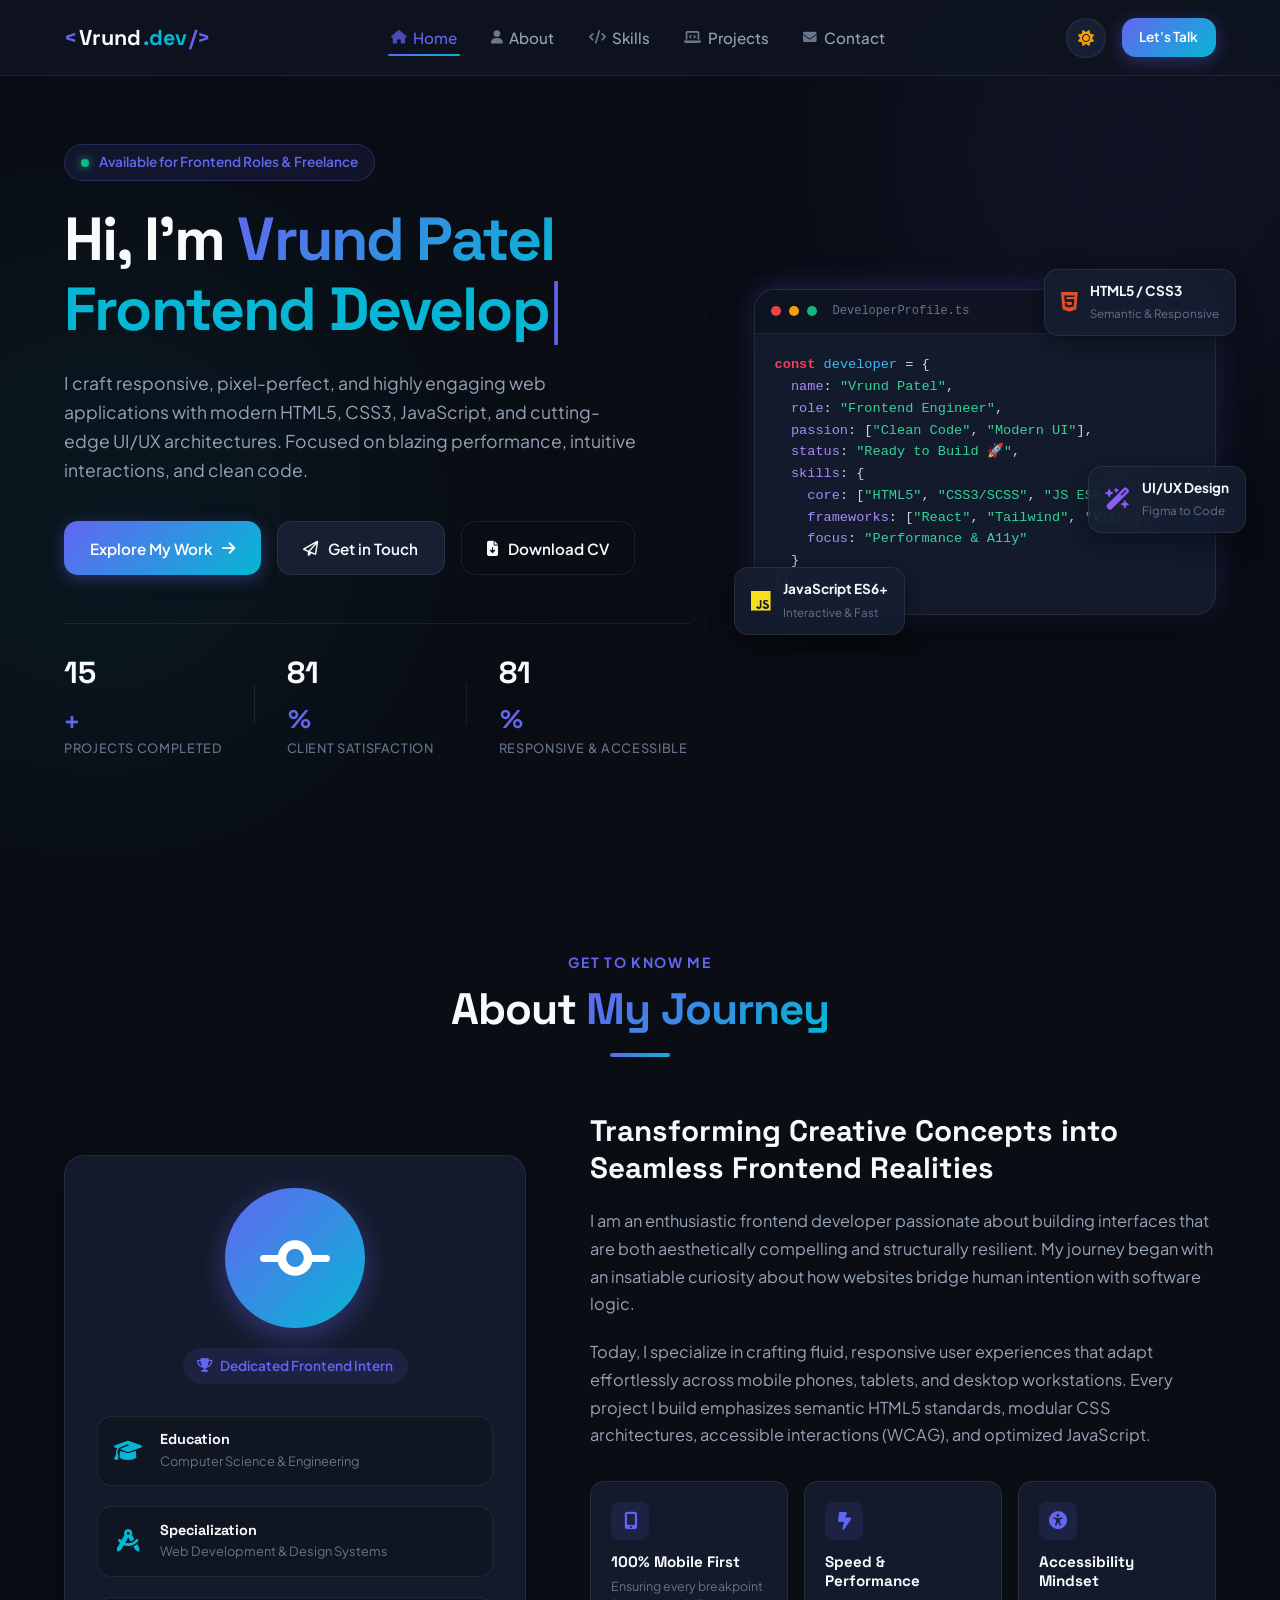
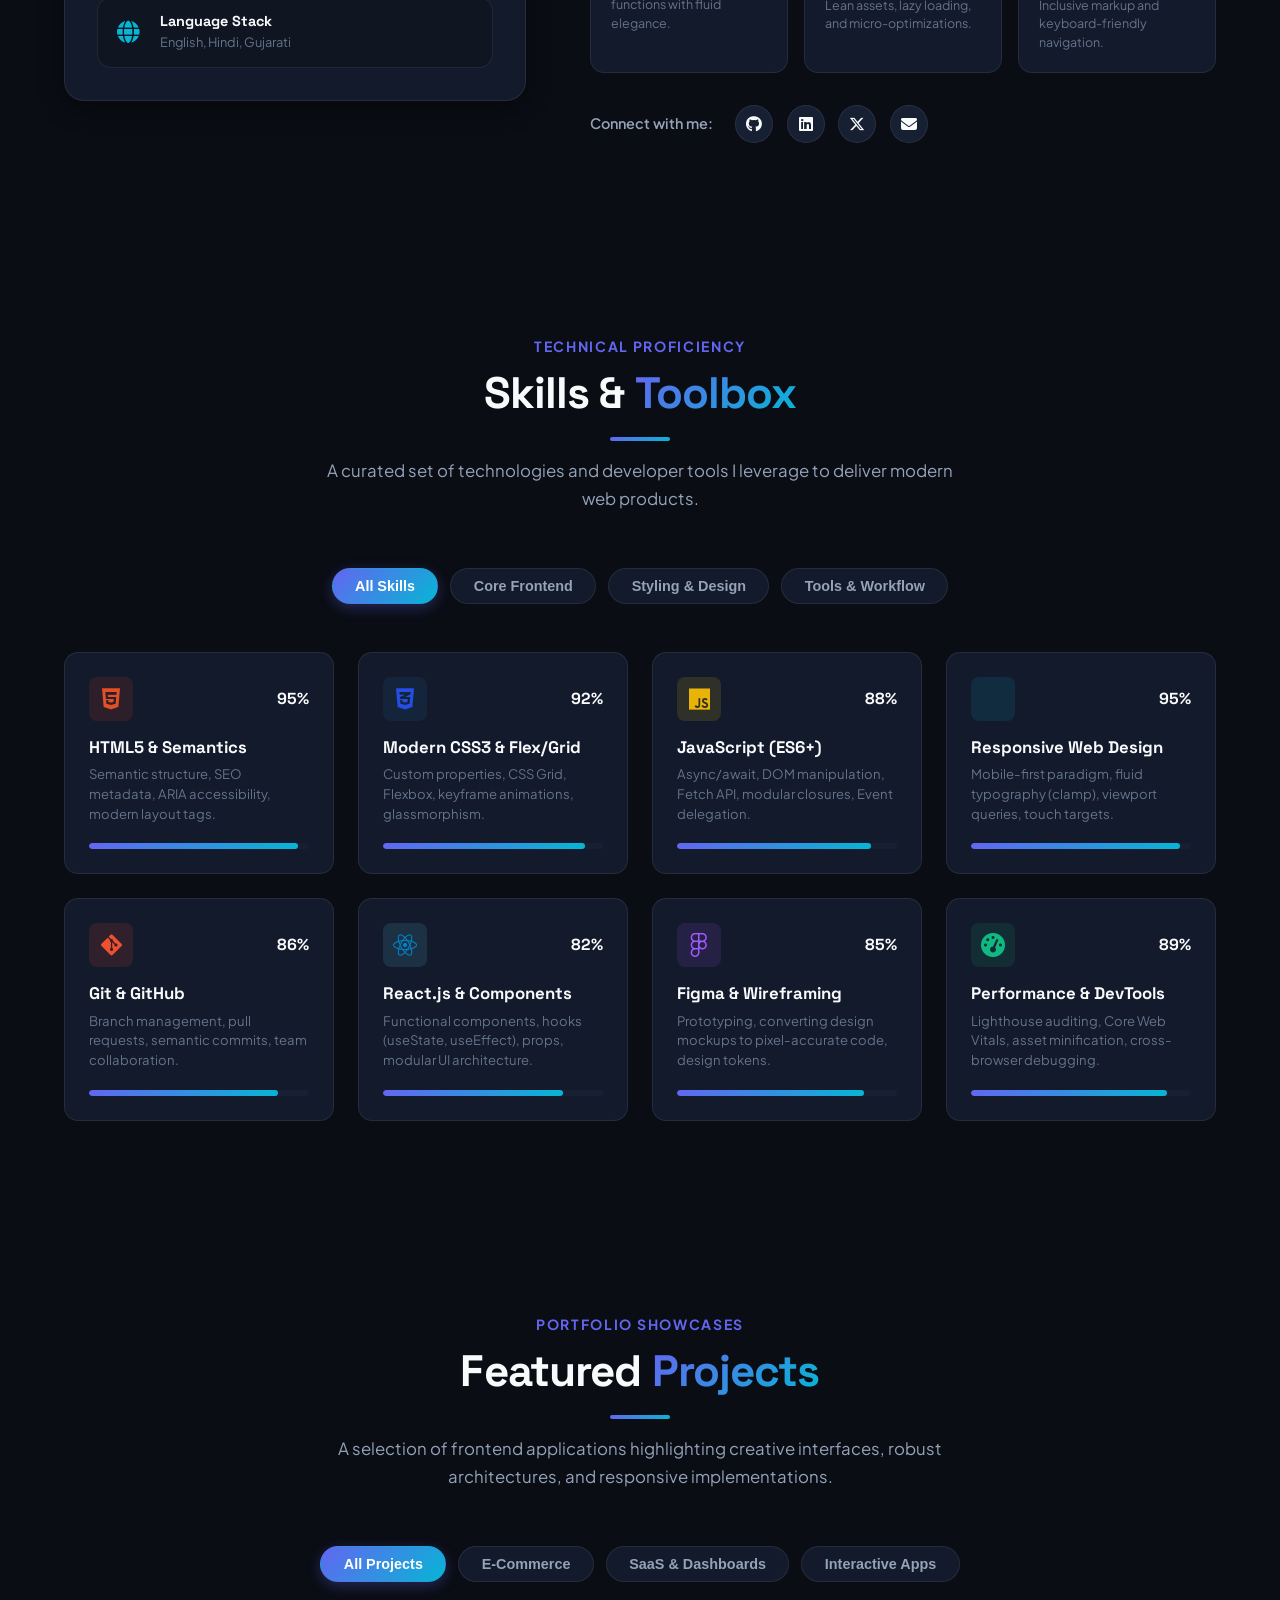
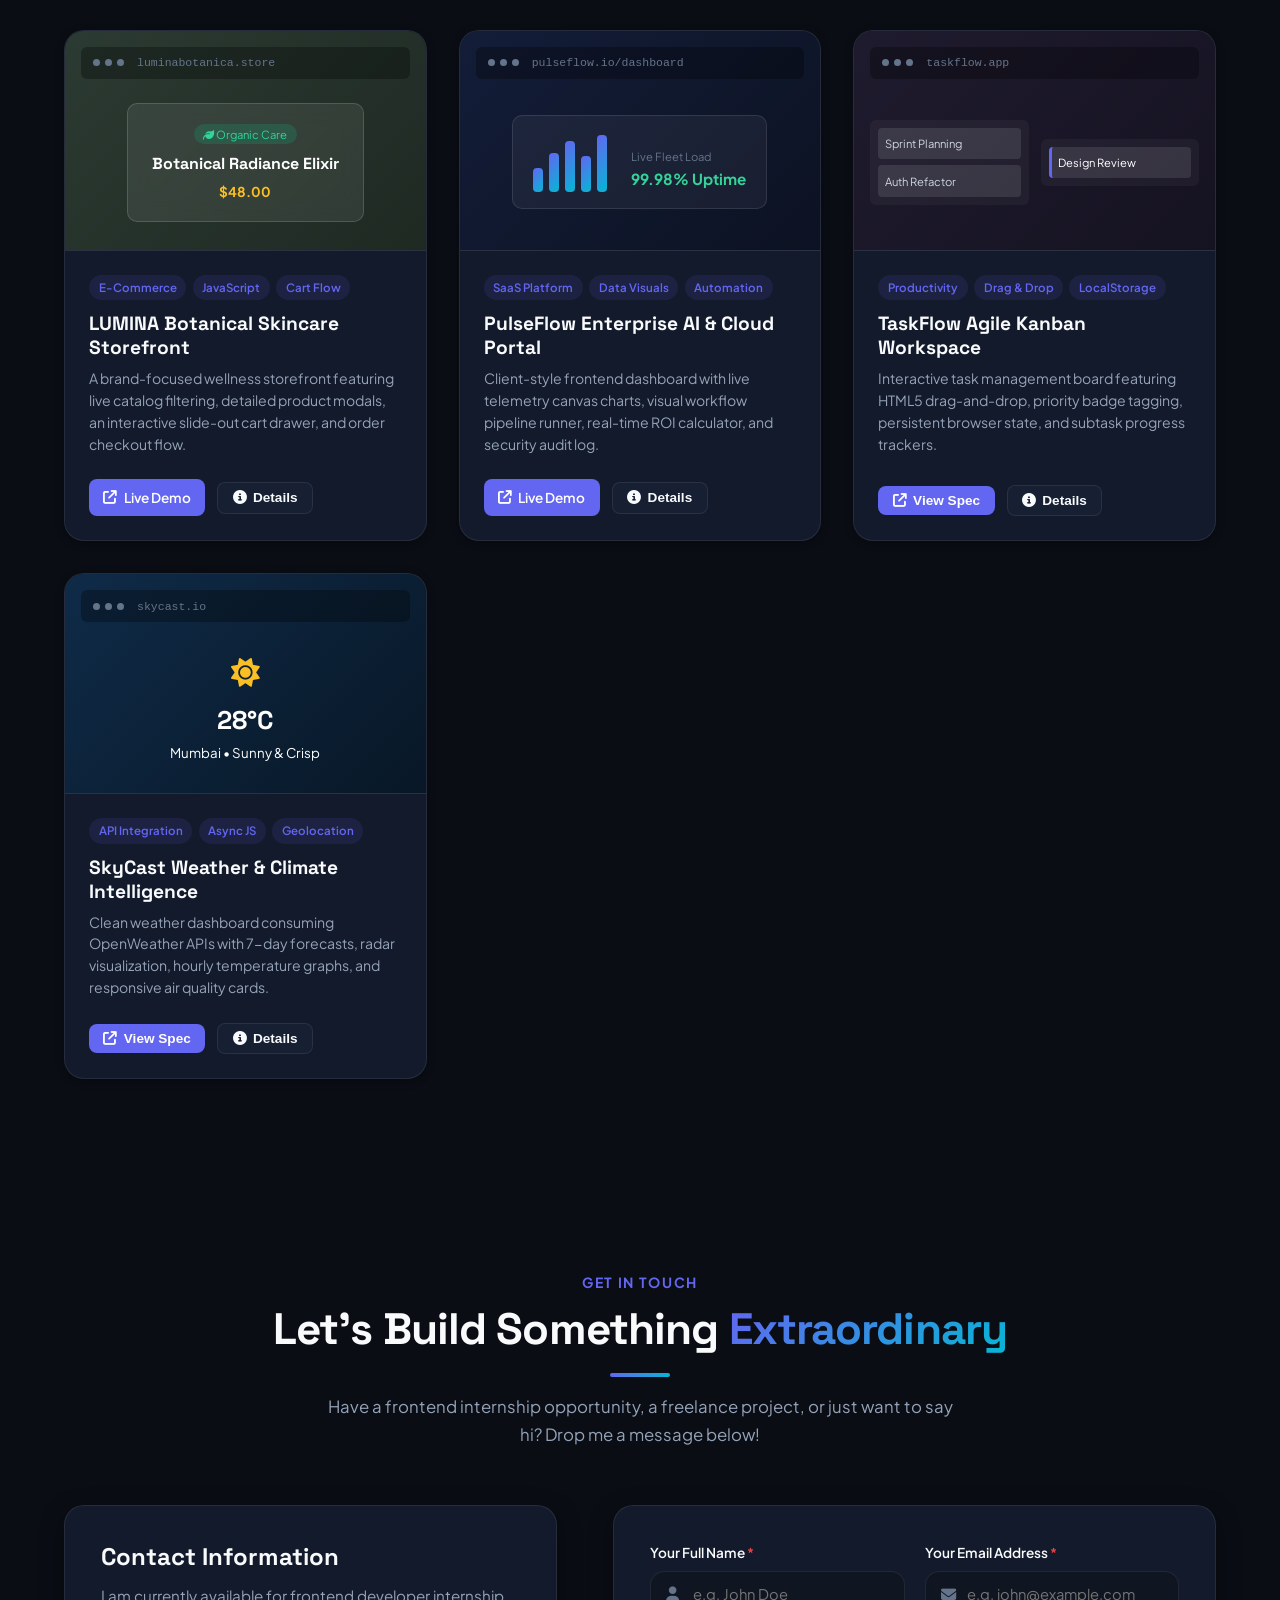
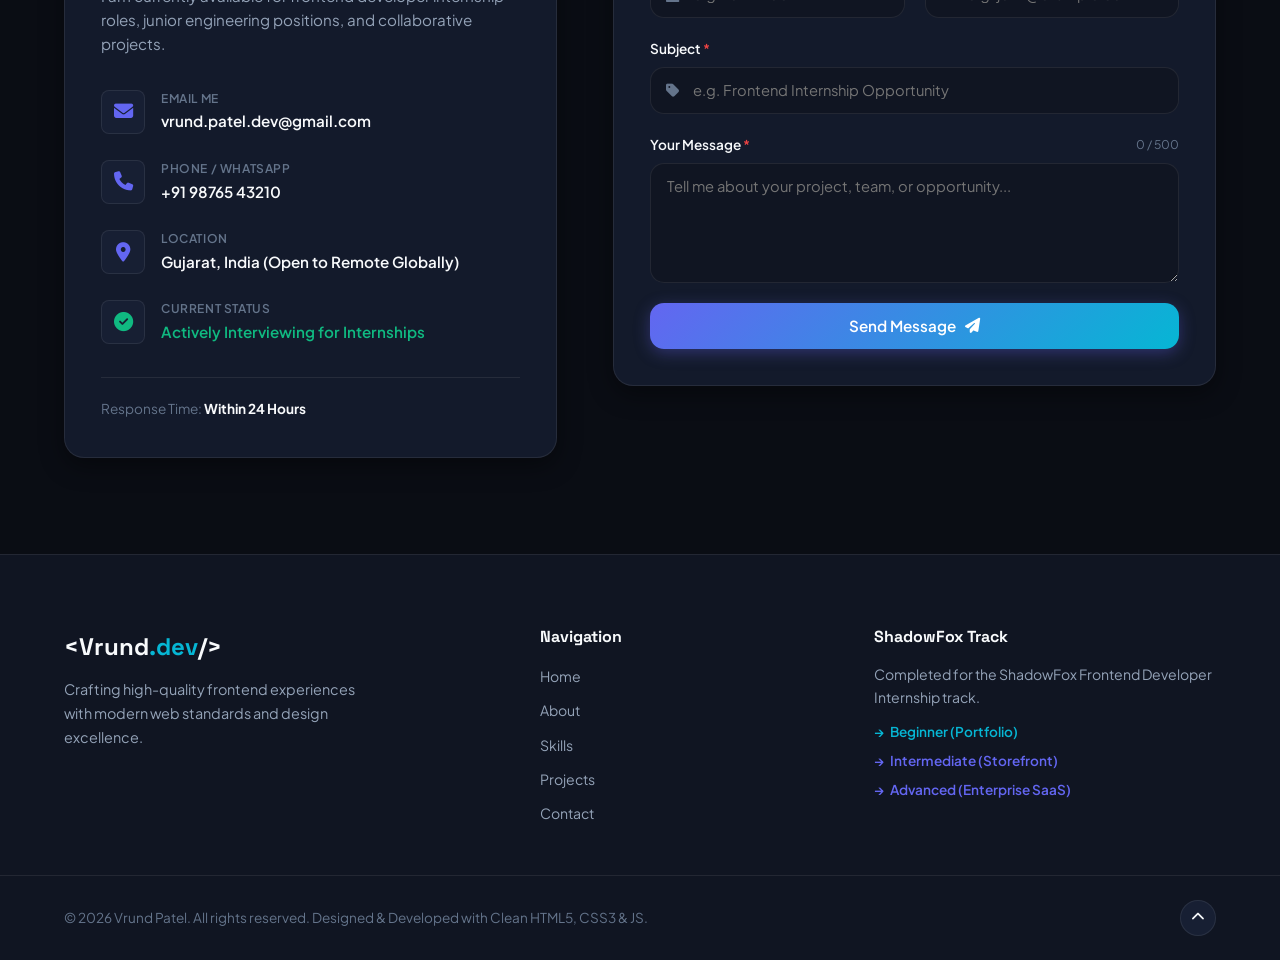
<file: Vrund Shadowfax Task/beginner/index.html>
<!DOCTYPE html>
<html lang="en" data-theme="dark">
<head>
  <meta charset="UTF-8">
  <meta name="viewport" content="width=device-width, initial-scale=1.0">
  <meta name="description" content="Vrund Patel - Modern Frontend Developer & Creative UI Engineer Portfolio. Building high-performance, accessible, and stunning digital experiences.">
  <meta name="author" content="Vrund Patel">
  <title>Vrund Patel | Frontend Developer & UI Engineer</title>
  
  <!-- Google Fonts -->
  <link rel="preconnect" href="https://fonts.googleapis.com">
  <link rel="preconnect" href="https://fonts.gstatic.com" crossorigin>
  <link href="https://fonts.googleapis.com/css2?family=Plus+Jakarta+Sans:wght@300;400;500;600;700;800&family=Space+Grotesk:wght@500;600;700&display=swap" rel="stylesheet">
  
  <!-- Font Awesome Icons -->
  <link rel="stylesheet" href="https://cdnjs.cloudflare.com/ajax/libs/font-awesome/6.5.1/css/all.min.css">
  
  <!-- Custom Stylesheet -->
  <link rel="stylesheet" href="style.css">
</head>
<body>
  <!-- Ambient background glow elements -->
  <div class="ambient-glow glow-1" aria-hidden="true"></div>
  <div class="ambient-glow glow-2" aria-hidden="true"></div>

  <!-- Navigation Bar -->
  <header class="navbar" id="navbar">
    <div class="nav-container">
      <a href="#hero" class="nav-logo" aria-label="Home">
        <span class="logo-bracket">&lt;</span>
        <span class="logo-name">Vrund</span>
        <span class="logo-accent">.dev</span>
        <span class="logo-bracket">/&gt;</span>
      </a>

      <!-- Desktop Nav Links -->
      <nav class="nav-links" id="nav-links">
        <a href="#hero" class="nav-link active"><i class="fa-solid fa-house"></i> Home</a>
        <a href="#about" class="nav-link"><i class="fa-solid fa-user"></i> About</a>
        <a href="#skills" class="nav-link"><i class="fa-solid fa-code"></i> Skills</a>
        <a href="#projects" class="nav-link"><i class="fa-solid fa-laptop-code"></i> Projects</a>
        <a href="#contact" class="nav-link"><i class="fa-solid fa-envelope"></i> Contact</a>
      </nav>

      <!-- Nav Actions (Theme Toggle & CTA) -->
      <div class="nav-actions">
        <button id="theme-toggle" class="icon-btn" aria-label="Toggle dark/light theme" title="Toggle Theme">
          <i class="fa-solid fa-moon"></i>
        </button>
        <a href="#contact" class="btn btn-sm btn-primary nav-cta">Let's Talk</a>
        
        <!-- Mobile Menu Toggle Button -->
        <button id="mobile-toggle" class="mobile-toggle" aria-label="Toggle navigation menu" aria-expanded="false">
          <span></span>
          <span></span>
          <span></span>
        </button>
      </div>
    </div>
  </header>

  <!-- Main Content -->
  <main>
    <!-- HERO SECTION -->
    <section class="hero-section" id="hero">
      <div class="container hero-grid">
        <div class="hero-content">
          <div class="hero-badge">
            <span class="badge-dot"></span>
            <span>Available for Frontend Roles & Freelance</span>
          </div>
          
          <h1 class="hero-title">
            Hi, I'm <span class="gradient-text">Vrund Patel</span><br>
            <span class="typing-container">
              <span id="typing-text"></span><span class="typing-cursor">|</span>
            </span>
          </h1>

          <p class="hero-description">
            I craft responsive, pixel-perfect, and highly engaging web applications with modern HTML5, CSS3, JavaScript, and cutting-edge UI/UX architectures. Focused on blazing performance, intuitive interactions, and clean code.
          </p>

          <div class="hero-cta-group">
            <a href="#projects" class="btn btn-primary">
              <span>Explore My Work</span>
              <i class="fa-solid fa-arrow-right"></i>
            </a>
            <a href="#contact" class="btn btn-secondary">
              <i class="fa-regular fa-paper-plane"></i>
              <span>Get in Touch</span>
            </a>
            <button id="download-cv-btn" class="btn btn-outline" title="Download Vrund's Resume">
              <i class="fa-solid fa-file-arrow-down"></i>
              <span>Download CV</span>
            </button>
          </div>

          <!-- Quick Metrics Banner -->
          <div class="hero-stats">
            <div class="stat-card">
              <span class="stat-num" data-target="15">0</span><span class="stat-plus">+</span>
              <span class="stat-label">Projects Completed</span>
            </div>
            <div class="stat-divider"></div>
            <div class="stat-card">
              <span class="stat-num" data-target="99">0</span><span class="stat-plus">%</span>
              <span class="stat-label">Client Satisfaction</span>
            </div>
            <div class="stat-divider"></div>
            <div class="stat-card">
              <span class="stat-num" data-target="100">0</span><span class="stat-plus">%</span>
              <span class="stat-label">Responsive & Accessible</span>
            </div>
          </div>
        </div>

        <!-- Hero Visual / Tech Floating Card -->
        <div class="hero-visual">
          <div class="visual-wrapper">
            <div class="avatar-ring"></div>
            <div class="avatar-card">
              <div class="code-editor-header">
                <span class="editor-dot dot-red"></span>
                <span class="editor-dot dot-yellow"></span>
                <span class="editor-dot dot-green"></span>
                <span class="editor-filename">DeveloperProfile.ts</span>
              </div>
              <pre class="code-snippet"><code><span class="token-keyword">const</span> <span class="token-var">developer</span> = {
  <span class="token-prop">name</span>: <span class="token-string">"Vrund Patel"</span>,
  <span class="token-prop">role</span>: <span class="token-string">"Frontend Engineer"</span>,
  <span class="token-prop">passion</span>: [<span class="token-string">"Clean Code"</span>, <span class="token-string">"Modern UI"</span>],
  <span class="token-prop">status</span>: <span class="token-string">"Ready to Build 🚀"</span>,
  <span class="token-prop">skills</span>: {
    <span class="token-prop">core</span>: [<span class="token-string">"HTML5"</span>, <span class="token-string">"CSS3/SCSS"</span>, <span class="token-string">"JS ES6+"</span>],
    <span class="token-prop">frameworks</span>: [<span class="token-string">"React"</span>, <span class="token-string">"Tailwind"</span>, <span class="token-string">"Vite"</span>],
    <span class="token-prop">focus</span>: <span class="token-string">"Performance & A11y"</span>
  }
};</code></pre>
            </div>

            <!-- Floating Badges -->
            <div class="floating-badge badge-top-right">
              <i class="fa-brands fa-html5 badge-icon color-html"></i>
              <div>
                <strong>HTML5 / CSS3</strong>
                <small>Semantic & Responsive</small>
              </div>
            </div>
            
            <div class="floating-badge badge-bottom-left">
              <i class="fa-brands fa-js badge-icon color-js"></i>
              <div>
                <strong>JavaScript ES6+</strong>
                <small>Interactive & Fast</small>
              </div>
            </div>

            <div class="floating-badge badge-middle-right">
              <i class="fa-solid fa-wand-magic-sparkles badge-icon color-ui"></i>
              <div>
                <strong>UI/UX Design</strong>
                <small>Figma to Code</small>
              </div>
            </div>
          </div>
        </div>
      </div>
    </section>

    <!-- ABOUT SECTION -->
    <section class="section about-section" id="about">
      <div class="container">
        <div class="section-header text-center">
          <p class="section-subtitle">Get To Know Me</p>
          <h2 class="section-title">About <span class="gradient-text">My Journey</span></h2>
          <div class="title-underline"></div>
        </div>

        <div class="about-grid">
          <div class="about-image-col">
            <div class="about-card-container">
              <div class="profile-illustration">
                <div class="illustration-avatar">
                  <i class="fa-solid fa-code-commit main-avatar-icon"></i>
                </div>
                <div class="experience-tag">
                  <i class="fa-solid fa-trophy"></i>
                  <span>Dedicated Frontend Intern</span>
                </div>
              </div>
              <div class="about-highlights">
                <div class="highlight-item">
                  <i class="fa-solid fa-graduation-cap"></i>
                  <div>
                    <h4>Education</h4>
                    <p>Computer Science & Engineering</p>
                  </div>
                </div>
                <div class="highlight-item">
                  <i class="fa-solid fa-compass-drafting"></i>
                  <div>
                    <h4>Specialization</h4>
                    <p>Web Development & Design Systems</p>
                  </div>
                </div>
                <div class="highlight-item">
                  <i class="fa-solid fa-globe"></i>
                  <div>
                    <h4>Language Stack</h4>
                    <p>English, Hindi, Gujarati</p>
                  </div>
                </div>
              </div>
            </div>
          </div>

          <div class="about-content-col">
            <h3 class="about-heading">Transforming Creative Concepts into Seamless Frontend Realities</h3>
            <p class="about-text">
              I am an enthusiastic frontend developer passionate about building interfaces that are both aesthetically compelling and structurally resilient. My journey began with an insatiable curiosity about how websites bridge human intention with software logic.
            </p>
            <p class="about-text">
              Today, I specialize in crafting fluid, responsive user experiences that adapt effortlessly across mobile phones, tablets, and desktop workstations. Every project I build emphasizes semantic HTML5 standards, modular CSS architectures, accessible interactions (WCAG), and optimized JavaScript.
            </p>

            <div class="about-pillars">
              <div class="pillar-card">
                <div class="pillar-icon"><i class="fa-solid fa-mobile-screen-button"></i></div>
                <h4>100% Mobile First</h4>
                <p>Ensuring every breakpoint functions with fluid elegance.</p>
              </div>
              <div class="pillar-card">
                <div class="pillar-icon"><i class="fa-solid fa-bolt-lightning"></i></div>
                <h4>Speed & Performance</h4>
                <p>Lean assets, lazy loading, and micro-optimizations.</p>
              </div>
              <div class="pillar-card">
                <div class="pillar-icon"><i class="fa-solid fa-universal-access"></i></div>
                <h4>Accessibility Mindset</h4>
                <p>Inclusive markup and keyboard-friendly navigation.</p>
              </div>
            </div>

            <div class="about-socials">
              <span class="social-label">Connect with me:</span>
              <a href="https://github.com" target="_blank" rel="noopener noreferrer" class="social-link" title="GitHub"><i class="fa-brands fa-github"></i></a>
              <a href="https://linkedin.com" target="_blank" rel="noopener noreferrer" class="social-link" title="LinkedIn"><i class="fa-brands fa-linkedin"></i></a>
              <a href="https://twitter.com" target="_blank" rel="noopener noreferrer" class="social-link" title="Twitter/X"><i class="fa-brands fa-x-twitter"></i></a>
              <a href="mailto:vrund.dev@example.com" class="social-link" title="Email"><i class="fa-solid fa-envelope"></i></a>
            </div>
          </div>
        </div>
      </div>
    </section>

    <!-- SKILLS SECTION -->
    <section class="section skills-section" id="skills">
      <div class="container">
        <div class="section-header text-center">
          <p class="section-subtitle">Technical Proficiency</p>
          <h2 class="section-title">Skills &amp; <span class="gradient-text">Toolbox</span></h2>
          <div class="title-underline"></div>
          <p class="section-desc">A curated set of technologies and developer tools I leverage to deliver modern web products.</p>
        </div>

        <!-- Skills Category Tabs -->
        <div class="skills-filter-tabs">
          <button class="skill-tab-btn active" data-filter="all">All Skills</button>
          <button class="skill-tab-btn" data-filter="frontend">Core Frontend</button>
          <button class="skill-tab-btn" data-filter="styling">Styling &amp; Design</button>
          <button class="skill-tab-btn" data-filter="tools">Tools &amp; Workflow</button>
        </div>

        <div class="skills-grid" id="skills-grid">
          <!-- Skill: HTML5 -->
          <div class="skill-card" data-category="frontend">
            <div class="skill-top">
              <div class="skill-icon-wrap html-icon"><i class="fa-brands fa-html5"></i></div>
              <span class="skill-percentage">95%</span>
            </div>
            <h4 class="skill-name">HTML5 &amp; Semantics</h4>
            <p class="skill-info">Semantic structure, SEO metadata, ARIA accessibility, modern layout tags.</p>
            <div class="skill-bar-bg"><div class="skill-bar-fill" style="--level: 95%;"></div></div>
          </div>

          <!-- Skill: CSS3 -->
          <div class="skill-card" data-category="styling">
            <div class="skill-top">
              <div class="skill-icon-wrap css-icon"><i class="fa-brands fa-css3-alt"></i></div>
              <span class="skill-percentage">92%</span>
            </div>
            <h4 class="skill-name">Modern CSS3 &amp; Flex/Grid</h4>
            <p class="skill-info">Custom properties, CSS Grid, Flexbox, keyframe animations, glassmorphism.</p>
            <div class="skill-bar-bg"><div class="skill-bar-fill" style="--level: 92%;"></div></div>
          </div>

          <!-- Skill: JavaScript -->
          <div class="skill-card" data-category="frontend">
            <div class="skill-top">
              <div class="skill-icon-wrap js-icon"><i class="fa-brands fa-js"></i></div>
              <span class="skill-percentage">88%</span>
            </div>
            <h4 class="skill-name">JavaScript (ES6+)</h4>
            <p class="skill-info">Async/await, DOM manipulation, Fetch API, modular closures, Event delegation.</p>
            <div class="skill-bar-bg"><div class="skill-bar-fill" style="--level: 88%;"></div></div>
          </div>

          <!-- Skill: Responsive Design -->
          <div class="skill-card" data-category="styling">
            <div class="skill-top">
              <div class="skill-icon-wrap responsive-icon"><i class="fa-solid fa-laptop-mobile"></i></div>
              <span class="skill-percentage">95%</span>
            </div>
            <h4 class="skill-name">Responsive Web Design</h4>
            <p class="skill-info">Mobile-first paradigm, fluid typography (clamp), viewport queries, touch targets.</p>
            <div class="skill-bar-bg"><div class="skill-bar-fill" style="--level: 95%;"></div></div>
          </div>

          <!-- Skill: Git & Version Control -->
          <div class="skill-card" data-category="tools">
            <div class="skill-top">
              <div class="skill-icon-wrap git-icon"><i class="fa-brands fa-git-alt"></i></div>
              <span class="skill-percentage">86%</span>
            </div>
            <h4 class="skill-name">Git &amp; GitHub</h4>
            <p class="skill-info">Branch management, pull requests, semantic commits, team collaboration.</p>
            <div class="skill-bar-bg"><div class="skill-bar-fill" style="--level: 86%;"></div></div>
          </div>

          <!-- Skill: React Basics -->
          <div class="skill-card" data-category="frontend">
            <div class="skill-top">
              <div class="skill-icon-wrap react-icon"><i class="fa-brands fa-react"></i></div>
              <span class="skill-percentage">82%</span>
            </div>
            <h4 class="skill-name">React.js &amp; Components</h4>
            <p class="skill-info">Functional components, hooks (useState, useEffect), props, modular UI architecture.</p>
            <div class="skill-bar-bg"><div class="skill-bar-fill" style="--level: 82%;"></div></div>
          </div>

          <!-- Skill: UI/UX & Figma -->
          <div class="skill-card" data-category="styling">
            <div class="skill-top">
              <div class="skill-icon-wrap figma-icon"><i class="fa-brands fa-figma"></i></div>
              <span class="skill-percentage">85%</span>
            </div>
            <h4 class="skill-name">Figma &amp; Wireframing</h4>
            <p class="skill-info">Prototyping, converting design mockups to pixel-accurate code, design tokens.</p>
            <div class="skill-bar-bg"><div class="skill-bar-fill" style="--level: 85%;"></div></div>
          </div>

          <!-- Skill: Web Performance & DevTools -->
          <div class="skill-card" data-category="tools">
            <div class="skill-top">
              <div class="skill-icon-wrap devtools-icon"><i class="fa-solid fa-gauge-high"></i></div>
              <span class="skill-percentage">89%</span>
            </div>
            <h4 class="skill-name">Performance &amp; DevTools</h4>
            <p class="skill-info">Lighthouse auditing, Core Web Vitals, asset minification, cross-browser debugging.</p>
            <div class="skill-bar-bg"><div class="skill-bar-fill" style="--level: 89%;"></div></div>
          </div>
        </div>
      </div>
    </section>

    <!-- PROJECTS SECTION -->
    <section class="section projects-section" id="projects">
      <div class="container">
        <div class="section-header text-center">
          <p class="section-subtitle">Portfolio Showcases</p>
          <h2 class="section-title">Featured <span class="gradient-text">Projects</span></h2>
          <div class="title-underline"></div>
          <p class="section-desc">A selection of frontend applications highlighting creative interfaces, robust architectures, and responsive implementations.</p>
        </div>

        <!-- Project Filter Buttons -->
        <div class="project-filters">
          <button class="project-filter-btn active" data-filter="all">All Projects</button>
          <button class="project-filter-btn" data-filter="ecommerce">E-Commerce</button>
          <button class="project-filter-btn" data-filter="saas">SaaS &amp; Dashboards</button>
          <button class="project-filter-btn" data-filter="interactive">Interactive Apps</button>
        </div>

        <!-- Projects Grid -->
        <div class="projects-grid" id="projects-grid">
          <!-- Project 1: Lumina Botanica -->
          <article class="project-card" data-category="ecommerce">
            <div class="project-thumb">
              <div class="project-mockup mockup-skincare">
                <div class="mockup-header">
                  <span class="dot-sm"></span><span class="dot-sm"></span><span class="dot-sm"></span>
                  <span class="mockup-title">luminabotanica.store</span>
                </div>
                <div class="mockup-body">
                  <div class="skincare-banner">
                    <span class="tag-organic"><i class="fa-solid fa-leaf"></i> Organic Care</span>
                    <h4>Botanical Radiance Elixir</h4>
                    <span class="price-badge">$48.00</span>
                  </div>
                </div>
              </div>
              <div class="project-overlay">
                <button class="btn btn-sm btn-light open-modal-btn" data-project="0">
                  <i class="fa-solid fa-expand"></i> Quick Preview
                </button>
              </div>
            </div>
            <div class="project-info">
              <div class="project-tags">
                <span class="pill-tag">E-Commerce</span>
                <span class="pill-tag">JavaScript</span>
                <span class="pill-tag">Cart Flow</span>
              </div>
              <h3 class="project-title">LUMINA Botanical Skincare Storefront</h3>
              <p class="project-desc">A brand-focused wellness storefront featuring live catalog filtering, detailed product modals, an interactive slide-out cart drawer, and order checkout flow.</p>
              <div class="project-links">
                <a href="../intermediate/index.html" class="link-btn primary" title="View Intermediate Project">
                  <i class="fa-solid fa-arrow-up-right-from-square"></i> Live Demo
                </a>
                <button class="link-btn secondary open-modal-btn" data-project="0" title="Project Details">
                  <i class="fa-solid fa-circle-info"></i> Details
                </button>
              </div>
            </div>
          </article>

          <!-- Project 2: PulseFlow Cloud -->
          <article class="project-card" data-category="saas">
            <div class="project-thumb">
              <div class="project-mockup mockup-saas">
                <div class="mockup-header">
                  <span class="dot-sm"></span><span class="dot-sm"></span><span class="dot-sm"></span>
                  <span class="mockup-title">pulseflow.io/dashboard</span>
                </div>
                <div class="mockup-body">
                  <div class="saas-preview-chart">
                    <div class="chart-bars">
                      <span style="height: 40%"></span>
                      <span style="height: 65%"></span>
                      <span style="height: 85%"></span>
                      <span style="height: 60%"></span>
                      <span style="height: 95%"></span>
                    </div>
                    <div class="chart-info">
                      <small>Live Fleet Load</small>
                      <strong>99.98% Uptime</strong>
                    </div>
                  </div>
                </div>
              </div>
              <div class="project-overlay">
                <button class="btn btn-sm btn-light open-modal-btn" data-project="1">
                  <i class="fa-solid fa-expand"></i> Quick Preview
                </button>
              </div>
            </div>
            <div class="project-info">
              <div class="project-tags">
                <span class="pill-tag">SaaS Platform</span>
                <span class="pill-tag">Data Visuals</span>
                <span class="pill-tag">Automation</span>
              </div>
              <h3 class="project-title">PulseFlow Enterprise AI &amp; Cloud Portal</h3>
              <p class="project-desc">Client-style frontend dashboard with live telemetry canvas charts, visual workflow pipeline runner, real-time ROI calculator, and security audit log.</p>
              <div class="project-links">
                <a href="../advanced/index.html" class="link-btn primary" title="View Advanced Project">
                  <i class="fa-solid fa-arrow-up-right-from-square"></i> Live Demo
                </a>
                <button class="link-btn secondary open-modal-btn" data-project="1" title="Project Details">
                  <i class="fa-solid fa-circle-info"></i> Details
                </button>
              </div>
            </div>
          </article>

          <!-- Project 3: TaskMaster Kanban -->
          <article class="project-card" data-category="interactive">
            <div class="project-thumb">
              <div class="project-mockup mockup-kanban">
                <div class="mockup-header">
                  <span class="dot-sm"></span><span class="dot-sm"></span><span class="dot-sm"></span>
                  <span class="mockup-title">taskflow.app</span>
                </div>
                <div class="mockup-body kanban-mock">
                  <div class="mock-col">
                    <div class="mock-task-card">Sprint Planning</div>
                    <div class="mock-task-card">Auth Refactor</div>
                  </div>
                  <div class="mock-col">
                    <div class="mock-task-card active">Design Review</div>
                  </div>
                </div>
              </div>
              <div class="project-overlay">
                <button class="btn btn-sm btn-light open-modal-btn" data-project="2">
                  <i class="fa-solid fa-expand"></i> Quick Preview
                </button>
              </div>
            </div>
            <div class="project-info">
              <div class="project-tags">
                <span class="pill-tag">Productivity</span>
                <span class="pill-tag">Drag &amp; Drop</span>
                <span class="pill-tag">LocalStorage</span>
              </div>
              <h3 class="project-title">TaskFlow Agile Kanban Workspace</h3>
              <p class="project-desc">Interactive task management board featuring HTML5 drag-and-drop, priority badge tagging, persistent browser state, and subtask progress trackers.</p>
              <div class="project-links">
                <button class="link-btn primary open-modal-btn" data-project="2">
                  <i class="fa-solid fa-arrow-up-right-from-square"></i> View Spec
                </button>
                <button class="link-btn secondary open-modal-btn" data-project="2">
                  <i class="fa-solid fa-circle-info"></i> Details
                </button>
              </div>
            </div>
          </article>

          <!-- Project 4: DevWeather Pro -->
          <article class="project-card" data-category="interactive">
            <div class="project-thumb">
              <div class="project-mockup mockup-weather">
                <div class="mockup-header">
                  <span class="dot-sm"></span><span class="dot-sm"></span><span class="dot-sm"></span>
                  <span class="mockup-title">skycast.io</span>
                </div>
                <div class="mockup-body weather-mock">
                  <div class="weather-icon-sun"><i class="fa-solid fa-sun"></i></div>
                  <div class="weather-temp">28°C</div>
                  <small>Mumbai &bull; Sunny &amp; Crisp</small>
                </div>
              </div>
              <div class="project-overlay">
                <button class="btn btn-sm btn-light open-modal-btn" data-project="3">
                  <i class="fa-solid fa-expand"></i> Quick Preview
                </button>
              </div>
            </div>
            <div class="project-info">
              <div class="project-tags">
                <span class="pill-tag">API Integration</span>
                <span class="pill-tag">Async JS</span>
                <span class="pill-tag">Geolocation</span>
              </div>
              <h3 class="project-title">SkyCast Weather &amp; Climate Intelligence</h3>
              <p class="project-desc">Clean weather dashboard consuming OpenWeather APIs with 7-day forecasts, radar visualization, hourly temperature graphs, and responsive air quality cards.</p>
              <div class="project-links">
                <button class="link-btn primary open-modal-btn" data-project="3">
                  <i class="fa-solid fa-arrow-up-right-from-square"></i> View Spec
                </button>
                <button class="link-btn secondary open-modal-btn" data-project="3">
                  <i class="fa-solid fa-circle-info"></i> Details
                </button>
              </div>
            </div>
          </article>
        </div>
      </div>
    </section>

    <!-- CONTACT SECTION -->
    <section class="section contact-section" id="contact">
      <div class="container">
        <div class="section-header text-center">
          <p class="section-subtitle">Get In Touch</p>
          <h2 class="section-title">Let's Build Something <span class="gradient-text">Extraordinary</span></h2>
          <div class="title-underline"></div>
          <p class="section-desc">Have a frontend internship opportunity, a freelance project, or just want to say hi? Drop me a message below!</p>
        </div>

        <div class="contact-grid">
          <!-- Contact Information Side -->
          <div class="contact-info-card">
            <h3>Contact Information</h3>
            <p>I am currently available for frontend developer internship roles, junior engineering positions, and collaborative projects.</p>

            <div class="contact-methods">
              <div class="method-item">
                <div class="method-icon"><i class="fa-solid fa-envelope"></i></div>
                <div>
                  <span class="method-title">Email Me</span>
                  <a href="mailto:vrund.patel.dev@gmail.com" class="method-val">vrund.patel.dev@gmail.com</a>
                </div>
              </div>

              <div class="method-item">
                <div class="method-icon"><i class="fa-solid fa-phone"></i></div>
                <div>
                  <span class="method-title">Phone / WhatsApp</span>
                  <a href="tel:+919876543210" class="method-val">+91 98765 43210</a>
                </div>
              </div>

              <div class="method-item">
                <div class="method-icon"><i class="fa-solid fa-location-dot"></i></div>
                <div>
                  <span class="method-title">Location</span>
                  <span class="method-val">Gujarat, India (Open to Remote Globally)</span>
                </div>
              </div>

              <div class="method-item">
                <div class="method-icon status-online"><i class="fa-solid fa-circle-check"></i></div>
                <div>
                  <span class="method-title">Current Status</span>
                  <span class="method-val text-success">Actively Interviewing for Internships</span>
                </div>
              </div>
            </div>

            <div class="contact-card-footer">
              <p>Response Time: <strong>Within 24 Hours</strong></p>
            </div>
          </div>

          <!-- Contact Form with Robust Validation -->
          <div class="contact-form-container">
            <form id="contact-form" class="contact-form" novalidate>
              <div class="form-row">
                <!-- Full Name Field -->
                <div class="form-group">
                  <label for="contact-name">Your Full Name <span class="required-star">*</span></label>
                  <div class="input-wrap">
                    <i class="fa-solid fa-user input-icon"></i>
                    <input type="text" id="contact-name" name="name" placeholder="e.g. John Doe" autocomplete="name" required minlength="3">
                  </div>
                  <span class="error-msg" id="name-error">Please enter at least 3 characters.</span>
                </div>

                <!-- Email Address Field -->
                <div class="form-group">
                  <label for="contact-email">Your Email Address <span class="required-star">*</span></label>
                  <div class="input-wrap">
                    <i class="fa-solid fa-envelope input-icon"></i>
                    <input type="email" id="contact-email" name="email" placeholder="e.g. john@example.com" autocomplete="email" required>
                  </div>
                  <span class="error-msg" id="email-error">Please enter a valid email address.</span>
                </div>
              </div>

              <!-- Subject Field -->
              <div class="form-group">
                <label for="contact-subject">Subject <span class="required-star">*</span></label>
                <div class="input-wrap">
                  <i class="fa-solid fa-tag input-icon"></i>
                  <input type="text" id="contact-subject" name="subject" placeholder="e.g. Frontend Internship Opportunity" required minlength="4">
                </div>
                <span class="error-msg" id="subject-error">Subject must be at least 4 characters long.</span>
              </div>

              <!-- Message Field -->
              <div class="form-group">
                <div class="label-with-counter">
                  <label for="contact-message">Your Message <span class="required-star">*</span></label>
                  <span class="char-counter"><span id="msg-char-count">0</span> / 500</span>
                </div>
                <div class="input-wrap textarea-wrap">
                  <textarea id="contact-message" name="message" rows="5" placeholder="Tell me about your project, team, or opportunity..." required minlength="15" maxlength="500"></textarea>
                </div>
                <span class="error-msg" id="message-error">Message must be at least 15 characters long.</span>
              </div>

              <!-- Submit Button -->
              <button type="submit" id="submit-btn" class="btn btn-primary btn-block">
                <span class="btn-text">Send Message</span>
                <i class="fa-solid fa-paper-plane btn-icon"></i>
                <span class="btn-spinner hidden"><i class="fa-solid fa-spinner fa-spin"></i></span>
              </button>

              <!-- Form Status Banner -->
              <div id="form-alert" class="form-alert hidden" role="alert"></div>
            </form>
          </div>
        </div>
      </div>
    </section>
  </main>

  <!-- Project Details Modal -->
  <div id="project-modal" class="modal-overlay hidden" role="dialog" aria-modal="true" aria-labelledby="modal-title">
    <div class="modal-card">
      <button class="modal-close-btn" id="modal-close-btn" aria-label="Close dialog">&times;</button>
      <div class="modal-header">
        <span class="modal-category" id="modal-category">E-Commerce</span>
        <h2 id="modal-title" class="modal-title">Project Name</h2>
      </div>
      <div class="modal-body">
        <div class="modal-image-wrap" id="modal-image-wrap">
          <!-- Dynamic visual preview -->
        </div>
        <div class="modal-details">
          <h4>Overview &amp; Purpose</h4>
          <p id="modal-description">Detailed description here.</p>
          
          <h4>Key Engineering Highlights</h4>
          <ul id="modal-highlights" class="modal-list">
            <!-- Dynamic highlights -->
          </ul>

          <h4>Tech Stack Utilized</h4>
          <div class="modal-stack" id="modal-stack">
            <!-- Dynamic stack tags -->
          </div>
        </div>
      </div>
      <div class="modal-footer">
        <a href="#" id="modal-demo-link" class="btn btn-primary" target="_blank" rel="noopener noreferrer">
          <i class="fa-solid fa-arrow-up-right-from-square"></i> Open Live Project
        </a>
        <button class="btn btn-secondary" id="modal-close-action">Close</button>
      </div>
    </div>
  </div>

  <!-- Toast Notification Container -->
  <div id="toast-container" class="toast-container" aria-live="polite"></div>

  <!-- Footer -->
  <footer class="footer">
    <div class="container footer-content">
      <div class="footer-brand">
        <a href="#hero" class="footer-logo">
          &lt;Vrund<span class="logo-accent">.dev</span>/&gt;
        </a>
        <p>Crafting high-quality frontend experiences with modern web standards and design excellence.</p>
      </div>

      <div class="footer-nav">
        <h4>Navigation</h4>
        <ul>
          <li><a href="#hero">Home</a></li>
          <li><a href="#about">About</a></li>
          <li><a href="#skills">Skills</a></li>
          <li><a href="#projects">Projects</a></li>
          <li><a href="#contact">Contact</a></li>
        </ul>
      </div>

      <div class="footer-internship">
        <h4>ShadowFox Track</h4>
        <p>Completed for the ShadowFox Frontend Developer Internship track.</p>
        <div class="footer-level-links">
          <a href="../beginner/index.html" class="active">Beginner (Portfolio)</a>
          <a href="../intermediate/index.html">Intermediate (Storefront)</a>
          <a href="../advanced/index.html">Advanced (Enterprise SaaS)</a>
        </div>
      </div>
    </div>
    
    <div class="footer-bottom">
      <div class="container footer-bottom-flex">
        <p>&copy; 2026 Vrund Patel. All rights reserved. Designed &amp; Developed with Clean HTML5, CSS3 &amp; JS.</p>
        <a href="#hero" class="back-to-top" aria-label="Back to top">
          <i class="fa-solid fa-chevron-up"></i>
        </a>
      </div>
    </div>
  </footer>

  <!-- Script File -->
  <script src="script.js"></script>
</body>
</html>
</file>
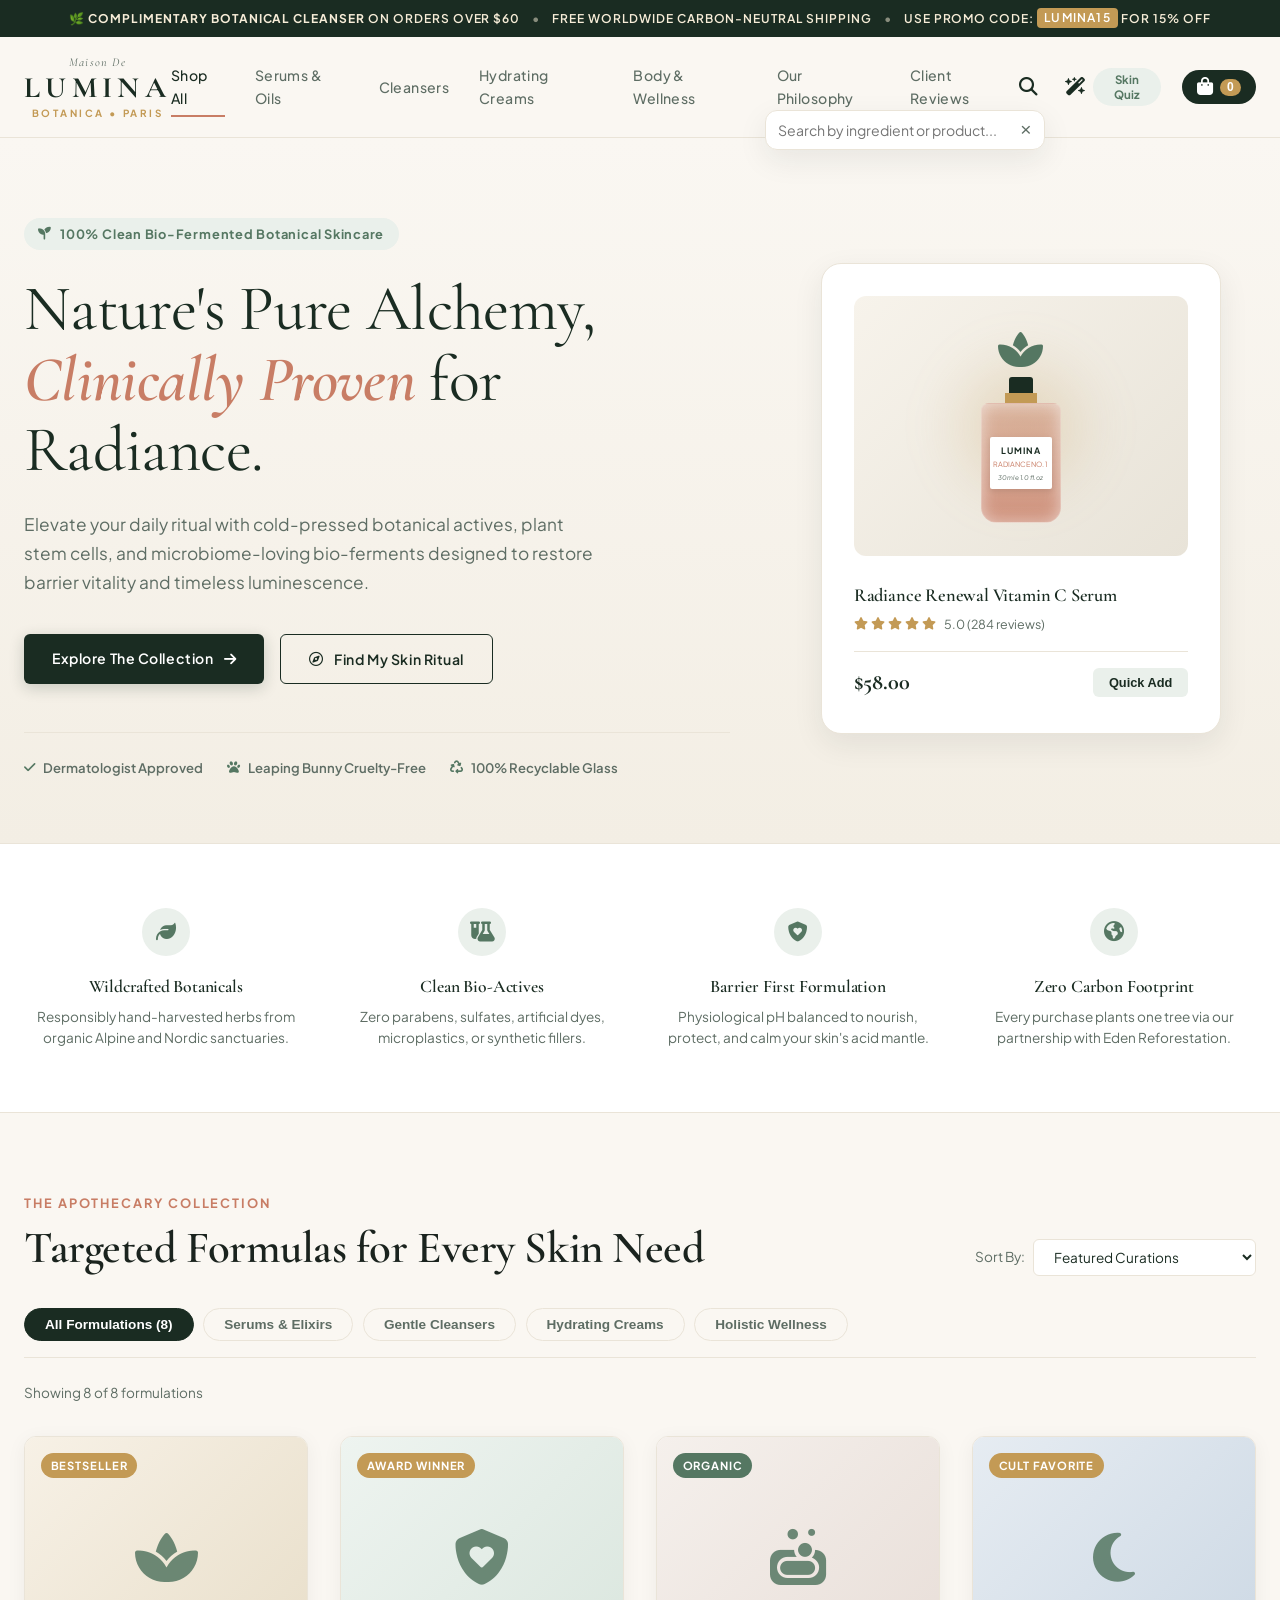
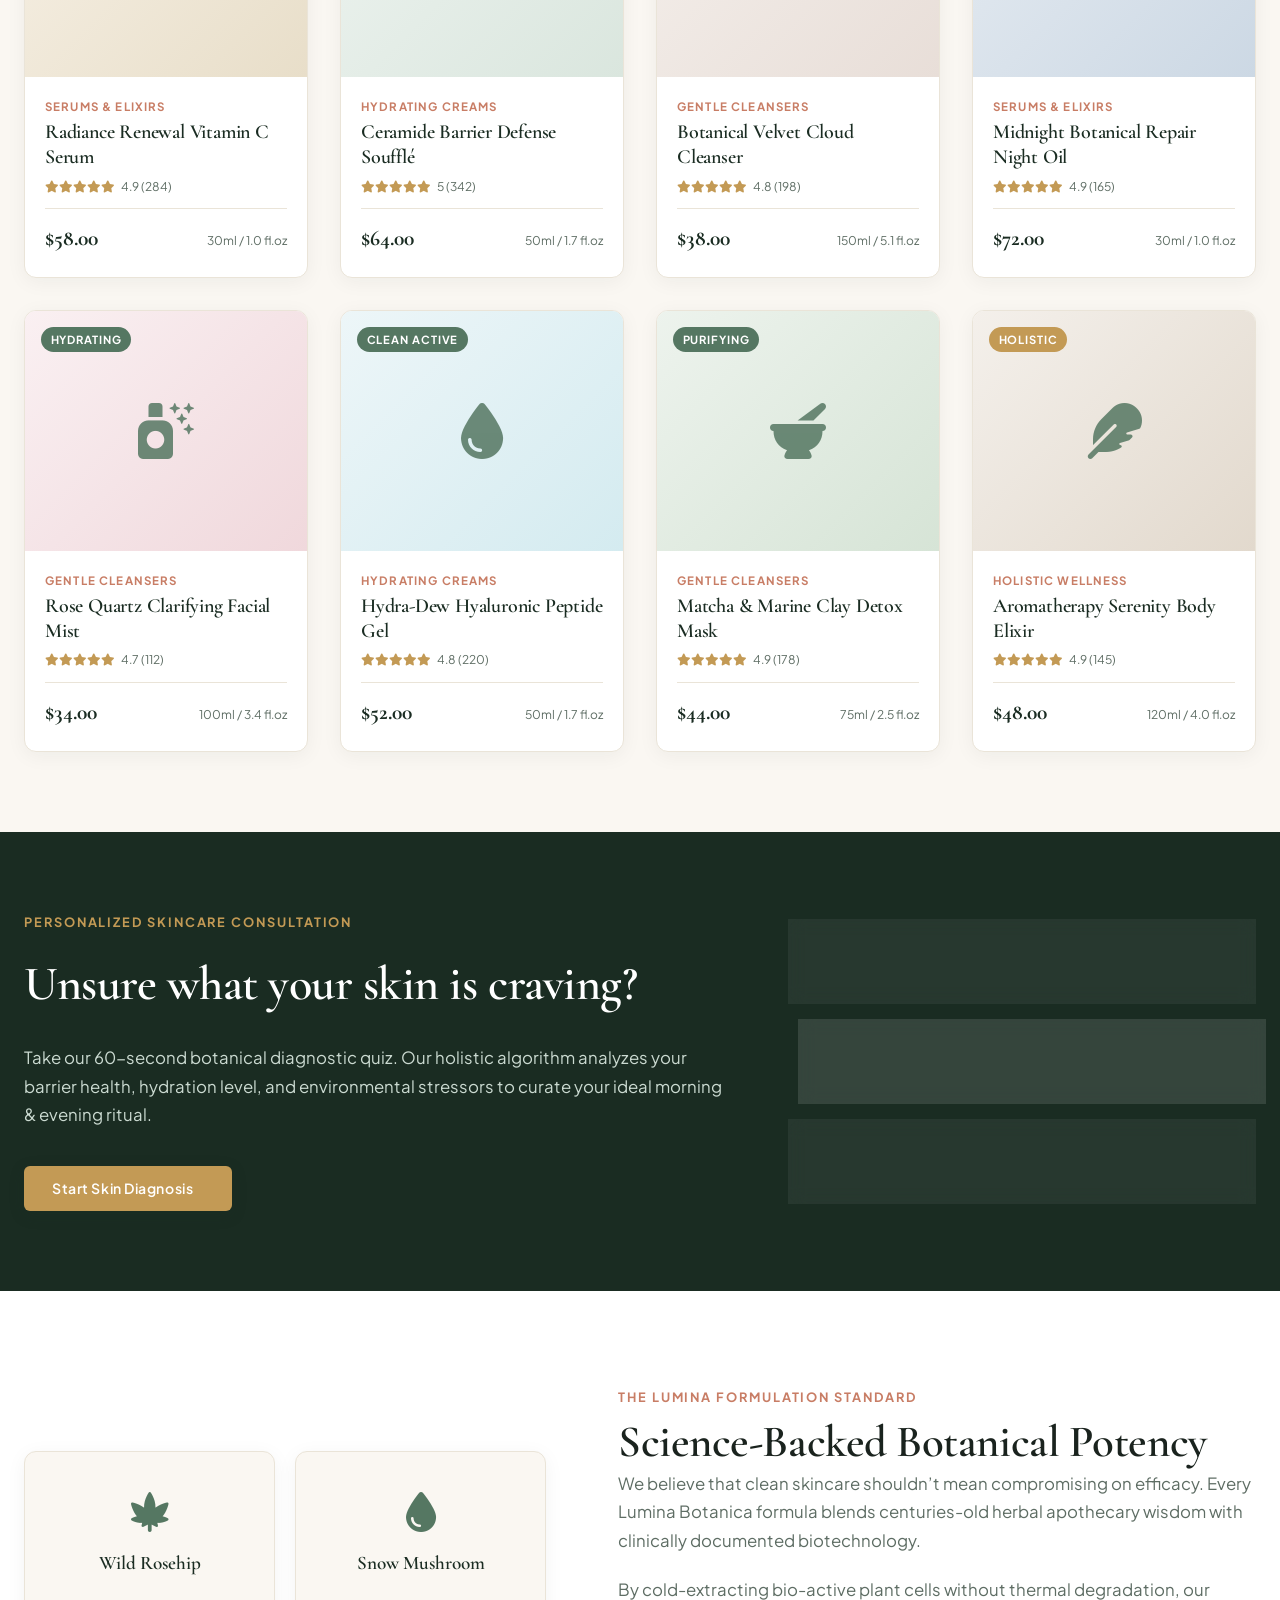
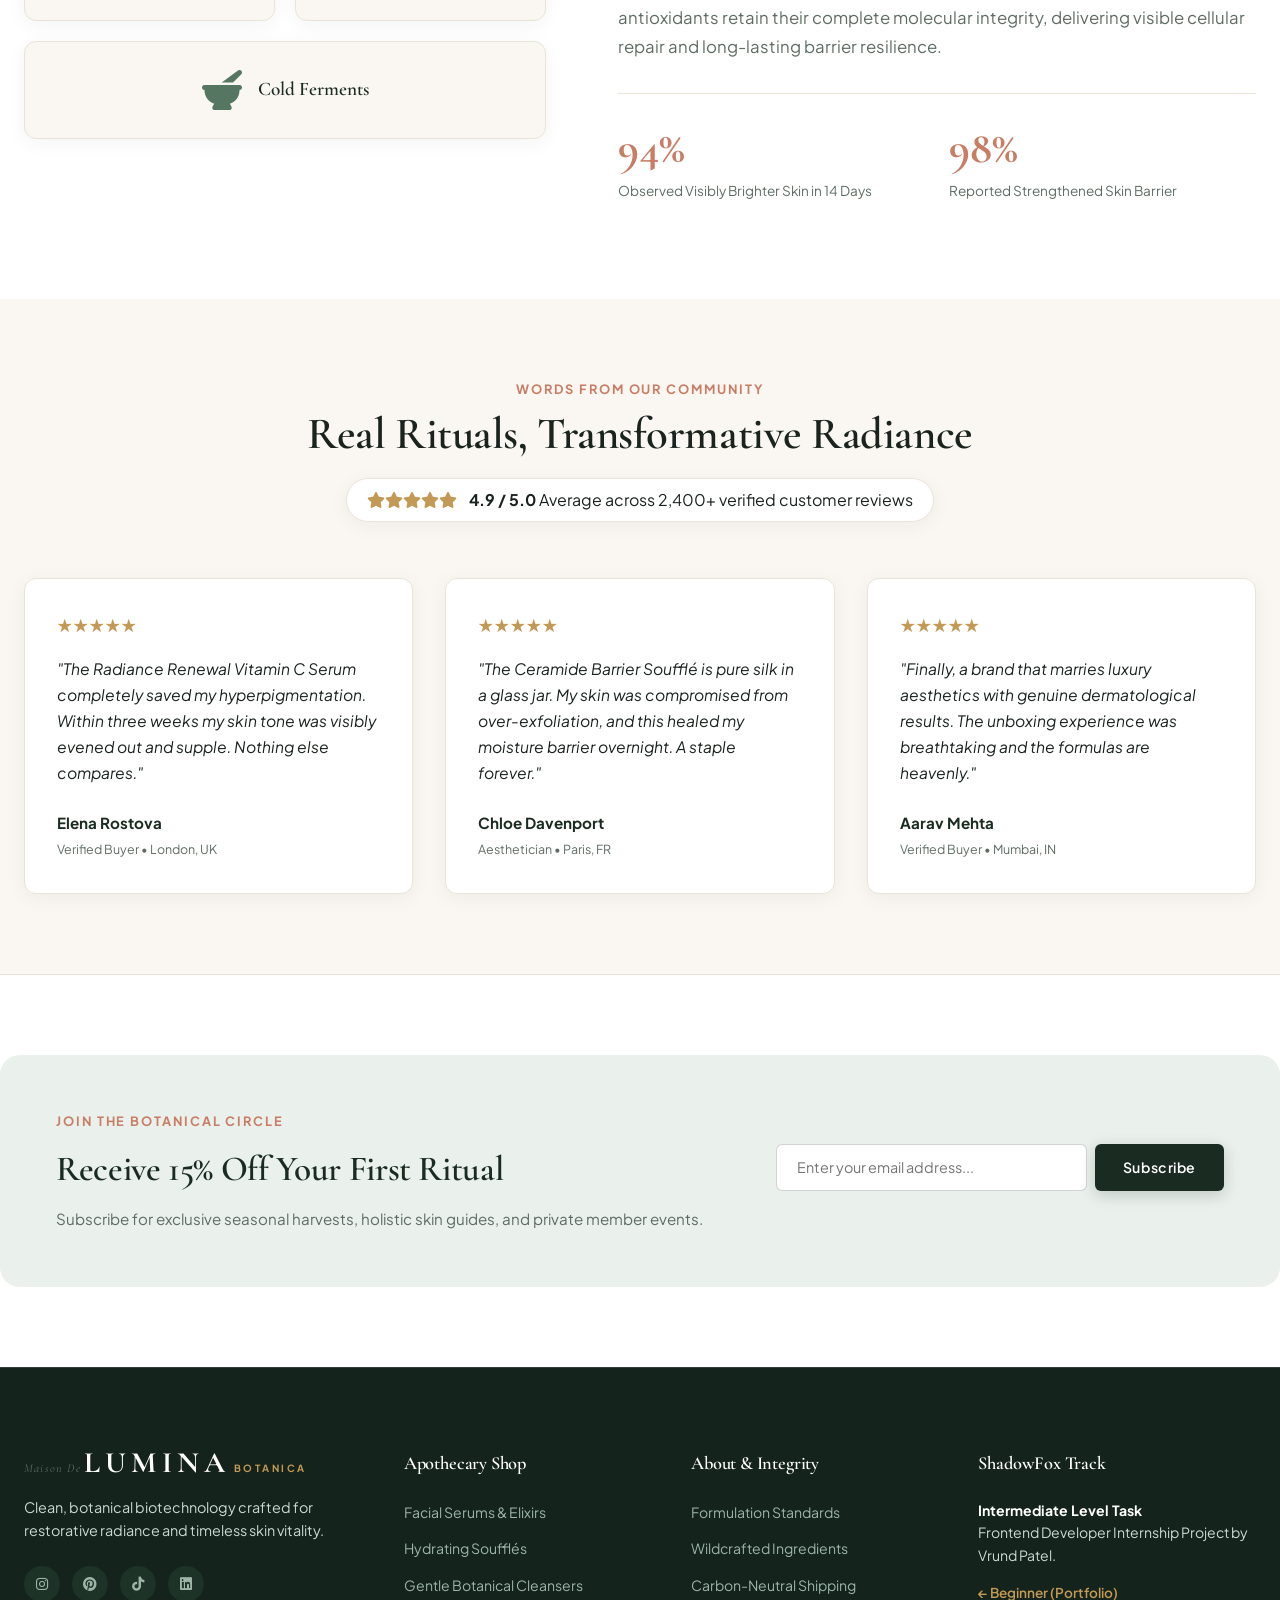
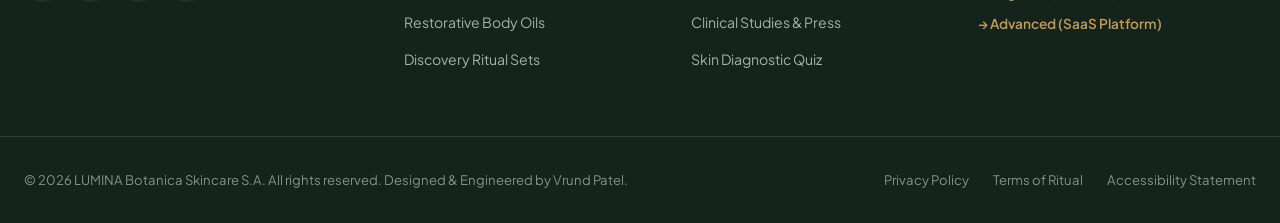
<file: Vrund Shadowfax Task/intermediate/index.html>
<!DOCTYPE html>
<html lang="en">
<head>
  <meta charset="UTF-8">
  <meta name="viewport" content="width=device-width, initial-scale=1.0">
  <meta name="description" content="LUMINA Botanica - Luxury Organic Skincare & Holistic Wellness. Clinically proven, 100% vegan, cruelty-free botanical formulas for radiant skin.">
  <meta name="author" content="Vrund Patel">
  <title>LUMINA Botanica | Luxury Organic Skincare &amp; Holistic Wellness</title>

  <!-- Google Fonts: Editorial Serif + Clean Sans -->
  <link rel="preconnect" href="https://fonts.googleapis.com">
  <link rel="preconnect" href="https://fonts.gstatic.com" crossorigin>
  <link href="https://fonts.googleapis.com/css2?family=Cormorant+Garamond:ital,wght@0,400;0,500;0,600;0,700;1,400;1,600&family=Plus+Jakarta+Sans:wght@300;400;500;600;700&display=swap" rel="stylesheet">

  <!-- Font Awesome Icons -->
  <link rel="stylesheet" href="https://cdnjs.cloudflare.com/ajax/libs/font-awesome/6.5.1/css/all.min.css">

  <!-- Custom Stylesheet -->
  <link rel="stylesheet" href="style.css">
</head>
<body>

  <!-- Top Announcement Ribbon -->
  <div class="announcement-bar" id="announcement-bar">
    <div class="announcement-content">
      <span>🌿 <strong>COMPLIMENTARY BOTANICAL CLEANSER</strong> ON ORDERS OVER $60</span>
      <span class="announcement-divider">•</span>
      <span>FREE WORLDWIDE CARBON-NEUTRAL SHIPPING</span>
      <span class="announcement-divider">•</span>
      <span>USE PROMO CODE: <span class="promo-code-tag">LUMINA15</span> FOR 15% OFF</span>
    </div>
  </div>

  <!-- Main Navigation Header -->
  <header class="header" id="header">
    <div class="header-container">
      <!-- Mobile Menu Toggle -->
      <button class="mobile-menu-btn" id="mobile-menu-btn" aria-label="Open menu">
        <i class="fa-solid fa-bars"></i>
      </button>

      <!-- Brand Identity / Logo -->
      <a href="#hero" class="brand-logo">
        <span class="brand-sub">Maison De</span>
        <span class="brand-main">LUMINA</span>
        <span class="brand-category">BOTANICA &bull; PARIS</span>
      </a>

      <!-- Desktop Navigation Links -->
      <nav class="nav-menu" id="nav-menu">
        <a href="#catalog" class="nav-item active">Shop All</a>
        <a href="#catalog" class="nav-item" data-filter="serums">Serums &amp; Oils</a>
        <a href="#catalog" class="nav-item" data-filter="cleansers">Cleansers</a>
        <a href="#catalog" class="nav-item" data-filter="creams">Hydrating Creams</a>
        <a href="#catalog" class="nav-item" data-filter="wellness">Body &amp; Wellness</a>
        <a href="#philosophy" class="nav-item">Our Philosophy</a>
        <a href="#reviews" class="nav-item">Client Reviews</a>
      </nav>

      <!-- Header Utilities (Search, Favorites, Cart) -->
      <div class="header-actions">
        <div class="search-box-toggle" id="search-box-toggle">
          <button class="action-btn" id="search-btn" aria-label="Search products" title="Search">
            <i class="fa-solid fa-magnifying-glass"></i>
          </button>
          <div class="search-dropdown hidden" id="search-dropdown">
            <input type="text" id="catalog-search" placeholder="Search by ingredient or product..." aria-label="Search products">
            <button id="clear-search-btn" class="clear-search-btn">&times;</button>
          </div>
        </div>

        <button class="action-btn" id="quiz-btn-nav" title="Skin Routine Finder" aria-label="Routine Finder">
          <i class="fa-solid fa-wand-magic-sparkles"></i>
          <span class="nav-badge-pill">Skin Quiz</span>
        </button>

        <button class="action-btn cart-btn" id="open-cart-btn" aria-label="View shopping bag" title="Shopping Bag">
          <i class="fa-solid fa-bag-shopping"></i>
          <span class="cart-count-badge" id="cart-count-badge">0</span>
        </button>
      </div>
    </div>
  </header>

  <!-- Main Content Body -->
  <main>
    <!-- HERO SECTION -->
    <section class="hero-section" id="hero">
      <div class="hero-backdrop"></div>
      <div class="hero-container">
        <div class="hero-text-content">
          <div class="hero-pill">
            <i class="fa-solid fa-seedling"></i>
            <span>100% Clean Bio-Fermented Botanical Skincare</span>
          </div>
          <h1 class="hero-heading">
            Nature's Pure Alchemy,<br>
            <em>Clinically Proven</em> for Radiance.
          </h1>
          <p class="hero-subtext">
            Elevate your daily ritual with cold-pressed botanical actives, plant stem cells, and microbiome-loving bio-ferments designed to restore barrier vitality and timeless luminescence.
          </p>
          <div class="hero-actions">
            <a href="#catalog" class="btn btn-luxury-primary">
              <span>Explore The Collection</span>
              <i class="fa-solid fa-arrow-right"></i>
            </a>
            <button class="btn btn-luxury-secondary" id="hero-quiz-trigger">
              <i class="fa-regular fa-compass"></i>
              <span>Find My Skin Ritual</span>
            </button>
          </div>

          <!-- Brand Values Ribbon -->
          <div class="hero-benefits">
            <div class="benefit-item">
              <i class="fa-solid fa-check"></i>
              <span>Dermatologist Approved</span>
            </div>
            <div class="benefit-item">
              <i class="fa-solid fa-paw"></i>
              <span>Leaping Bunny Cruelty-Free</span>
            </div>
            <div class="benefit-item">
              <i class="fa-solid fa-recycle"></i>
              <span>100% Recyclable Glass</span>
            </div>
          </div>
        </div>

        <!-- Hero Featured Bottle Visual Showcase -->
        <div class="hero-showcase">
          <div class="bottle-card">
            <div class="bottle-visual">
              <div class="serum-glow-effect"></div>
              <div class="botanical-art">
                <i class="fa-solid fa-spa serum-icon-svg"></i>
                <div class="bottle-silhouette">
                  <div class="dropper-cap"></div>
                  <div class="dropper-neck"></div>
                  <div class="bottle-glass">
                    <span class="bottle-label">
                      <strong>LUMINA</strong>
                      <small>RADIANCE NO. 1</small>
                      <em>30ml e 1.0 fl.oz</em>
                    </span>
                  </div>
                </div>
              </div>
            </div>
            <div class="bottle-caption">
              <div class="bottle-caption-title">
                <h4>Radiance Renewal Vitamin C Serum</h4>
                <div class="star-rating">
                  <i class="fa-solid fa-star"></i><i class="fa-solid fa-star"></i><i class="fa-solid fa-star"></i><i class="fa-solid fa-star"></i><i class="fa-solid fa-star"></i>
                  <span>5.0 (284 reviews)</span>
                </div>
              </div>
              <div class="bottle-caption-price">
                <span class="price-val">$58.00</span>
                <button class="btn-quick-add" data-quick-add="1">Quick Add</button>
              </div>
            </div>
          </div>
        </div>
      </div>
    </section>

    <!-- BRAND VALUES BANNER -->
    <section class="values-banner">
      <div class="container values-grid">
        <div class="val-card">
          <div class="val-icon"><i class="fa-solid fa-leaf"></i></div>
          <h4>Wildcrafted Botanicals</h4>
          <p>Responsibly hand-harvested herbs from organic Alpine and Nordic sanctuaries.</p>
        </div>
        <div class="val-card">
          <div class="val-icon"><i class="fa-solid fa-flask-vial"></i></div>
          <h4>Clean Bio-Actives</h4>
          <p>Zero parabens, sulfates, artificial dyes, microplastics, or synthetic fillers.</p>
        </div>
        <div class="val-card">
          <div class="val-icon"><i class="fa-solid fa-shield-heart"></i></div>
          <h4>Barrier First Formulation</h4>
          <p>Physiological pH balanced to nourish, protect, and calm your skin's acid mantle.</p>
        </div>
        <div class="val-card">
          <div class="val-icon"><i class="fa-solid fa-earth-americas"></i></div>
          <h4>Zero Carbon Footprint</h4>
          <p>Every purchase plants one tree via our partnership with Eden Reforestation.</p>
        </div>
      </div>
    </section>

    <!-- PRODUCT CATALOG & FILTERING SECTION -->
    <section class="catalog-section" id="catalog">
      <div class="container">
        <!-- Catalog Header -->
        <div class="catalog-header">
          <div class="catalog-title-group">
            <span class="sub-heading">The Apothecary Collection</span>
            <h2 class="main-heading">Targeted Formulas for Every Skin Need</h2>
          </div>

          <!-- Controls: Search & Sort Dropdown -->
          <div class="catalog-controls">
            <div class="sort-wrapper">
              <label for="catalog-sort">Sort By:</label>
              <select id="catalog-sort" class="catalog-sort">
                <option value="featured">Featured Curations</option>
                <option value="price-low">Price: Low to High</option>
                <option value="price-high">Price: High to Low</option>
                <option value="rating">Customer Rating (Highest)</option>
              </select>
            </div>
          </div>
        </div>

        <!-- Filter Category Tabs -->
        <div class="catalog-tabs">
          <button class="cat-tab active" data-category="all">All Formulations (<span id="count-all">8</span>)</button>
          <button class="cat-tab" data-category="serums">Serums &amp; Elixirs</button>
          <button class="cat-tab" data-category="cleansers">Gentle Cleansers</button>
          <button class="cat-tab" data-category="creams">Hydrating Creams</button>
          <button class="cat-tab" data-category="wellness">Holistic Wellness</button>
        </div>

        <!-- Active Filter Indicator & Results Counter -->
        <div class="catalog-status-bar">
          <span id="results-count" class="results-count">Showing 8 of 8 products</span>
          <div id="active-tag-pills" class="active-tag-pills"></div>
        </div>

        <!-- Products Grid -->
        <div class="products-grid" id="products-grid">
          <!-- Dynamically injected via JavaScript with complete data -->
        </div>
      </div>
    </section>

    <!-- SKIN ROUTINE QUIZ / INTERACTIVE BANNER -->
    <section class="routine-quiz-section" id="quiz-section">
      <div class="container quiz-container">
        <div class="quiz-content-box">
          <span class="quiz-eyebrow">Personalized Skincare Consultation</span>
          <h2 class="quiz-title">Unsure what your skin is craving?</h2>
          <p class="quiz-desc">
            Take our 60-second botanical diagnostic quiz. Our holistic algorithm analyzes your barrier health, hydration level, and environmental stressors to curate your ideal morning &amp; evening ritual.
          </p>
          <button class="btn btn-luxury-primary" id="open-quiz-modal-btn">
            <span>Start Skin Diagnosis</span>
            <i class="fa-solid fa-sparkles"></i>
          </button>
        </div>
        <div class="quiz-visual-box">
          <div class="ritual-step-card">
            <span class="step-num">01</span>
            <strong>Purify</strong>
            <small>Botanical Velvet Cleanser</small>
          </div>
          <div class="ritual-step-card active">
            <span class="step-num">02</span>
            <strong>Activate</strong>
            <small>Radiance Vitamin C Serum</small>
          </div>
          <div class="ritual-step-card">
            <span class="step-num">03</span>
            <strong>Nourish</strong>
            <small>Ceramide Barrier Soufflé</small>
          </div>
        </div>
      </div>
    </section>

    <!-- BRAND PHILOSOPHY & INGREDIENT SPOTLIGHT -->
    <section class="philosophy-section" id="philosophy">
      <div class="container philosophy-grid">
        <div class="philosophy-visual">
          <div class="ingredient-collage">
            <div class="collage-item collage-1">
              <i class="fa-solid fa-cannabis"></i>
              <span>Wild Rosehip</span>
            </div>
            <div class="collage-item collage-2">
              <i class="fa-solid fa-droplet"></i>
              <span>Snow Mushroom</span>
            </div>
            <div class="collage-item collage-3">
              <i class="fa-solid fa-mortar-pestle"></i>
              <span>Cold Ferments</span>
            </div>
          </div>
        </div>
        <div class="philosophy-text">
          <span class="sub-heading">The Lumina Formulation Standard</span>
          <h2 class="main-heading">Science-Backed Botanical Potency</h2>
          <p class="philosophy-p">
            We believe that clean skincare shouldn’t mean compromising on efficacy. Every Lumina Botanica formula blends centuries-old herbal apothecary wisdom with clinically documented biotechnology.
          </p>
          <p class="philosophy-p">
            By cold-extracting bio-active plant cells without thermal degradation, our antioxidants retain their complete molecular integrity, delivering visible cellular repair and long-lasting barrier resilience.
          </p>
          <div class="stats-row">
            <div class="stat-pill">
              <strong>94%</strong>
              <span>Observed Visibly Brighter Skin in 14 Days</span>
            </div>
            <div class="stat-pill">
              <strong>98%</strong>
              <span>Reported Strengthened Skin Barrier</span>
            </div>
          </div>
        </div>
      </div>
    </section>

    <!-- CLIENT REVIEWS & SOCIAL PROOF -->
    <section class="reviews-section" id="reviews">
      <div class="container">
        <div class="reviews-header text-center">
          <span class="sub-heading">Words From Our Community</span>
          <h2 class="main-heading">Real Rituals, Transformative Radiance</h2>
          <div class="community-rating-pill">
            <div class="stars">
              <i class="fa-solid fa-star"></i><i class="fa-solid fa-star"></i><i class="fa-solid fa-star"></i><i class="fa-solid fa-star"></i><i class="fa-solid fa-star"></i>
            </div>
            <span><strong>4.9 / 5.0</strong> Average across 2,400+ verified customer reviews</span>
          </div>
        </div>

        <div class="reviews-carousel">
          <div class="review-quote-card">
            <div class="review-stars">★★★★★</div>
            <p class="quote-text">
              "The Radiance Renewal Vitamin C Serum completely saved my hyperpigmentation. Within three weeks my skin tone was visibly evened out and supple. Nothing else compares."
            </p>
            <div class="reviewer-meta">
              <strong>Elena Rostova</strong>
              <span>Verified Buyer &bull; London, UK</span>
            </div>
          </div>

          <div class="review-quote-card">
            <div class="review-stars">★★★★★</div>
            <p class="quote-text">
              "The Ceramide Barrier Soufflé is pure silk in a glass jar. My skin was compromised from over-exfoliation, and this healed my moisture barrier overnight. A staple forever."
            </p>
            <div class="reviewer-meta">
              <strong>Chloe Davenport</strong>
              <span>Aesthetician &bull; Paris, FR</span>
            </div>
          </div>

          <div class="review-quote-card">
            <div class="review-stars">★★★★★</div>
            <p class="quote-text">
              "Finally, a brand that marries luxury aesthetics with genuine dermatological results. The unboxing experience was breathtaking and the formulas are heavenly."
            </p>
            <div class="reviewer-meta">
              <strong>Aarav Mehta</strong>
              <span>Verified Buyer &bull; Mumbai, IN</span>
            </div>
          </div>
        </div>
      </div>
    </section>

    <!-- NEWSLETTER SIGNUP -->
    <section class="newsletter-section">
      <div class="container newsletter-box">
        <div class="newsletter-content">
          <span class="sub-heading">Join The Botanical Circle</span>
          <h3>Receive 15% Off Your First Ritual</h3>
          <p>Subscribe for exclusive seasonal harvests, holistic skin guides, and private member events.</p>
        </div>
        <form class="newsletter-form" id="newsletter-form" novalidate>
          <div class="input-with-button">
            <input type="email" id="newsletter-email" placeholder="Enter your email address..." required>
            <button type="submit" class="btn btn-luxury-primary">Subscribe</button>
          </div>
          <span class="newsletter-msg" id="newsletter-msg"></span>
        </form>
      </div>
    </section>
  </main>

  <!-- SLIDE-OVER CART DRAWER -->
  <div class="cart-drawer-overlay hidden" id="cart-drawer-overlay">
    <div class="cart-drawer" id="cart-drawer" role="dialog" aria-modal="true" aria-labelledby="cart-heading">
      <div class="cart-header">
        <div class="cart-title-wrap">
          <i class="fa-solid fa-bag-shopping"></i>
          <h3 id="cart-heading">Your Ritual Bag (<span id="cart-items-total">0</span>)</h3>
        </div>
        <button class="cart-close-btn" id="close-cart-btn" aria-label="Close cart">&times;</button>
      </div>

      <!-- Free Shipping Progress Tracker -->
      <div class="shipping-progress-banner">
        <div class="shipping-status-text" id="shipping-status-text">
          <span>Add <strong>$60.00</strong> more for Free Carbon-Neutral Shipping</span>
        </div>
        <div class="progress-track">
          <div class="progress-fill" id="shipping-progress-fill" style="width: 0%;"></div>
        </div>
      </div>

      <!-- Cart Items List Container -->
      <div class="cart-body" id="cart-items-container">
        <!-- Rendered dynamically -->
      </div>

      <!-- Cart Footer / Pricing & Checkout Actions -->
      <div class="cart-footer" id="cart-footer">
        <!-- Promo Code Input -->
        <div class="promo-box">
          <input type="text" id="promo-input" placeholder="Promo code (e.g. LUMINA15)" uppercase>
          <button id="apply-promo-btn" class="btn-promo">Apply</button>
        </div>
        <div id="promo-status" class="promo-status hidden"></div>

        <!-- Calculations Breakdown -->
        <div class="price-breakdown">
          <div class="price-row">
            <span>Subtotal</span>
            <span id="cart-subtotal">$0.00</span>
          </div>
          <div class="price-row discount-row hidden" id="cart-discount-row">
            <span>Promo Discount (15%)</span>
            <span id="cart-discount">-$0.00</span>
          </div>
          <div class="price-row">
            <span>Estimated Shipping</span>
            <span id="cart-shipping">$5.00</span>
          </div>
          <div class="price-row">
            <span>Estimated Sales Tax</span>
            <span id="cart-tax">$0.00</span>
          </div>
          <div class="price-row total-row">
            <strong>Order Total</strong>
            <strong id="cart-total">$0.00</strong>
          </div>
        </div>

        <button class="btn btn-luxury-primary btn-block" id="proceed-checkout-btn">
          <span>Proceed To Checkout</span>
          <i class="fa-solid fa-lock"></i>
        </button>

        <p class="secure-checkout-notice">
          <i class="fa-solid fa-shield-halved"></i> 256-Bit Encrypted Secure Checkout &bull; 30-Day Guarantee
        </p>
      </div>
    </div>
  </div>

  <!-- PRODUCT DETAIL MODAL (QUICK VIEW / INSPECTION) -->
  <div class="product-modal-overlay hidden" id="product-modal-overlay" role="dialog" aria-modal="true" aria-labelledby="pmodal-title">
    <div class="product-modal-card">
      <button class="modal-close-trigger" id="close-product-modal-btn" aria-label="Close dialog">&times;</button>
      
      <div class="product-modal-grid">
        <!-- Modal Left: Visual Gallery -->
        <div class="pmodal-visual-col">
          <div class="pmodal-image-box" id="pmodal-image-box">
            <span class="pmodal-badge" id="pmodal-badge">Bestseller</span>
            <div class="pmodal-art" id="pmodal-art">
              <!-- Art visual -->
            </div>
          </div>
          <div class="pmodal-thumbnails" id="pmodal-thumbnails">
            <button class="thumb-btn active">Formula</button>
            <button class="thumb-btn">Texture</button>
            <button class="thumb-btn">Packaging</button>
          </div>
        </div>

        <!-- Modal Right: Product Details & Purchase Form -->
        <div class="pmodal-info-col">
          <span class="pmodal-category" id="pmodal-category">Facial Serums</span>
          <h2 class="pmodal-title" id="pmodal-title">Radiance Renewal Vitamin C Serum</h2>
          
          <div class="pmodal-rating-row">
            <div class="stars" id="pmodal-stars">
              <i class="fa-solid fa-star"></i><i class="fa-solid fa-star"></i><i class="fa-solid fa-star"></i><i class="fa-solid fa-star"></i><i class="fa-solid fa-star"></i>
            </div>
            <span class="rating-text" id="pmodal-rating-text">4.9 (284 reviews)</span>
          </div>

          <div class="pmodal-price-row">
            <span class="pmodal-price" id="pmodal-price">$58.00</span>
            <span class="pmodal-volume" id="pmodal-volume">50ml / 1.7 fl.oz</span>
          </div>

          <p class="pmodal-description" id="pmodal-description">
            A high-potency antioxidant serum formulated with 15% stabilized Vitamin C, Kakadu Plum, and Ferulic Acid to illuminate uneven skin tone, boost collagen synthesis, and neutralize free radicals.
          </p>

          <!-- Accordion Tabs (How To Use, Ingredients, Sustainability) -->
          <div class="pmodal-accordion">
            <details class="accordion-item" open>
              <summary>Key Active Botanicals</summary>
              <div class="accordion-content" id="pmodal-ingredients">
                • <strong>15% THD Ascorbate:</strong> Lipid-soluble, non-irritating Vitamin C.<br>
                • <strong>Snow Mushroom Extract:</strong> Holds 500x its weight in moisture.<br>
                • <strong>Wild Rosehip Seed:</strong> Natural trans-retinoic acid for cell turnover.
              </div>
            </details>

            <details class="accordion-item">
              <summary>How To Incorporate Into Ritual</summary>
              <div class="accordion-content" id="pmodal-usage">
                Smooth 3–4 drops onto freshly cleansed, damp face and neck every morning. Follow with your Ceramide Soufflé and broad-spectrum mineral SPF.
              </div>
            </details>

            <details class="accordion-item">
              <summary>Clean Standards &amp; Packaging</summary>
              <div class="accordion-content">
                Housed in UV-protective amber flint glass to protect active molecules from oxidation. 100% recyclable aluminum dropper assembly.
              </div>
            </details>
          </div>

          <!-- Quantity Stepper & Add to Bag -->
          <div class="pmodal-purchase-row">
            <div class="qty-stepper">
              <button class="qty-btn" id="pmodal-qty-minus">-</button>
              <span id="pmodal-qty-val">1</span>
              <button class="qty-btn" id="pmodal-qty-plus">+</button>
            </div>
            <button class="btn btn-luxury-primary flex-grow" id="pmodal-add-to-cart-btn">
              <span>Add to Ritual Bag</span>
              <span id="pmodal-btn-price">&bull; $58.00</span>
            </button>
          </div>
        </div>
      </div>
    </div>
  </div>

  <!-- CHECKOUT MODAL FLOW -->
  <div class="checkout-modal-overlay hidden" id="checkout-modal-overlay">
    <div class="checkout-modal-card">
      <button class="modal-close-trigger" id="close-checkout-modal-btn">&times;</button>
      
      <!-- Checkout Step Indicators -->
      <div class="checkout-steps">
        <div class="chk-step active" id="step-indicator-1">1. Shipping</div>
        <div class="chk-step" id="step-indicator-2">2. Payment</div>
        <div class="chk-step" id="step-indicator-3">3. Confirmation</div>
      </div>

      <!-- STEP 1: Shipping Form -->
      <div class="checkout-step-pane" id="checkout-step-1">
        <h3>Shipping Information</h3>
        <form id="shipping-form" class="checkout-form" novalidate>
          <div class="form-row">
            <div class="form-group">
              <label for="ship-first-name">First Name *</label>
              <input type="text" id="ship-first-name" required placeholder="Elena">
            </div>
            <div class="form-group">
              <label for="ship-last-name">Last Name *</label>
              <input type="text" id="ship-last-name" required placeholder="Rostova">
            </div>
          </div>
          <div class="form-group">
            <label for="ship-email">Email for Order Tracking *</label>
            <input type="email" id="ship-email" required placeholder="elena@example.com">
          </div>
          <div class="form-group">
            <label for="ship-address">Street Address *</label>
            <input type="text" id="ship-address" required placeholder="14 Botanical Avenue, Suite 4B">
          </div>
          <div class="form-row">
            <div class="form-group">
              <label for="ship-city">City *</label>
              <input type="text" id="ship-city" required placeholder="London">
            </div>
            <div class="form-group">
              <label for="ship-zip">Postal / Zip Code *</label>
              <input type="text" id="ship-zip" required placeholder="SW1A 1AA">
            </div>
          </div>
          <div class="form-error-alert hidden" id="shipping-error-alert">Please fill out all required shipping fields correctly.</div>
          <button type="submit" class="btn btn-luxury-primary btn-block">Continue to Payment</button>
        </form>
      </div>

      <!-- STEP 2: Mock Payment Method -->
      <div class="checkout-step-pane hidden" id="checkout-step-2">
        <h3>Select Payment Method</h3>
        <div class="payment-options">
          <label class="pay-method selected">
            <input type="radio" name="pay-type" value="card" checked>
            <span><i class="fa-regular fa-credit-card"></i> Credit / Debit Card</span>
          </label>
          <label class="pay-method">
            <input type="radio" name="pay-type" value="upi">
            <span><i class="fa-solid fa-mobile-screen"></i> UPI / Instant NetBanking</span>
          </label>
          <label class="pay-method">
            <input type="radio" name="pay-type" value="apple">
            <span><i class="fa-brands fa-apple"></i> Apple Pay / Google Pay</span>
          </label>
        </div>

        <form id="payment-form" class="checkout-form">
          <div class="form-group">
            <label for="card-num">Card Number *</label>
            <input type="text" id="card-num" placeholder="4532 &bull;&bull;&bull;&bull; &bull;&bull;&bull;&bull; 8920" maxlength="19" required>
          </div>
          <div class="form-row">
            <div class="form-group">
              <label for="card-exp">Expiry (MM/YY) *</label>
              <input type="text" id="card-exp" placeholder="08/28" maxlength="5" required>
            </div>
            <div class="form-group">
              <label for="card-cvv">CVV *</label>
              <input type="password" id="card-cvv" placeholder="•••" maxlength="4" required>
            </div>
          </div>
          <div class="form-group">
            <label for="card-name">Cardholder Full Name *</label>
            <input type="text" id="card-name" placeholder="Elena Rostova" required>
          </div>
          <div class="checkout-summary-bar">
            <span>Total Payable Amount:</span>
            <strong id="chk-total-payable">$0.00</strong>
          </div>
          <button type="submit" class="btn btn-luxury-primary btn-block" id="pay-now-btn">Complete Purchase</button>
        </form>
      </div>

      <!-- STEP 3: Order Confirmation -->
      <div class="checkout-step-pane hidden" id="checkout-step-3">
        <div class="order-success-screen">
          <div class="success-ring"><i class="fa-solid fa-check"></i></div>
          <h3>Thank You for Your Order</h3>
          <p class="order-num-text">Order Confirmation: <strong id="confirmed-order-id">#LUM-89421</strong></p>
          <p class="order-instructions">
            A confirmation receipt and carbon-neutral tracking label have been dispatched to your email address.
          </p>

          <div class="order-recap-box" id="order-recap-box">
            <!-- Recap populated dynamically -->
          </div>

          <button class="btn btn-luxury-primary" id="continue-shopping-btn">Continue Exploring</button>
        </div>
      </div>
    </div>
  </div>

  <!-- SKIN QUIZ MODAL -->
  <div class="quiz-modal-overlay hidden" id="quiz-modal-overlay">
    <div class="quiz-modal-card">
      <button class="modal-close-trigger" id="close-quiz-btn">&times;</button>
      <div class="quiz-step-container" id="quiz-step-container">
        <!-- Rendered dynamically via JS -->
      </div>
    </div>
  </div>

  <!-- TOAST NOTIFICATION CONTAINER -->
  <div class="toast-container" id="toast-container"></div>

  <!-- LUXURY FOOTER -->
  <footer class="footer">
    <div class="container footer-grid">
      <div class="footer-col brand-col">
        <span class="brand-sub">Maison De</span>
        <span class="brand-main">LUMINA</span>
        <span class="brand-category">BOTANICA</span>
        <p class="footer-tagline">
          Clean, botanical biotechnology crafted for restorative radiance and timeless skin vitality.
        </p>
        <div class="footer-socials">
          <a href="#" aria-label="Instagram"><i class="fa-brands fa-instagram"></i></a>
          <a href="#" aria-label="Pinterest"><i class="fa-brands fa-pinterest"></i></a>
          <a href="#" aria-label="TikTok"><i class="fa-brands fa-tiktok"></i></a>
          <a href="#" aria-label="LinkedIn"><i class="fa-brands fa-linkedin"></i></a>
        </div>
      </div>

      <div class="footer-col">
        <h4>Apothecary Shop</h4>
        <ul>
          <li><a href="#catalog">Facial Serums &amp; Elixirs</a></li>
          <li><a href="#catalog">Hydrating Soufflés</a></li>
          <li><a href="#catalog">Gentle Botanical Cleansers</a></li>
          <li><a href="#catalog">Restorative Body Oils</a></li>
          <li><a href="#catalog">Discovery Ritual Sets</a></li>
        </ul>
      </div>

      <div class="footer-col">
        <h4>About &amp; Integrity</h4>
        <ul>
          <li><a href="#philosophy">Formulation Standards</a></li>
          <li><a href="#philosophy">Wildcrafted Ingredients</a></li>
          <li><a href="#philosophy">Carbon-Neutral Shipping</a></li>
          <li><a href="#reviews">Clinical Studies &amp; Press</a></li>
          <li><a href="#quiz-section">Skin Diagnostic Quiz</a></li>
        </ul>
      </div>

      <div class="footer-col">
        <h4>ShadowFox Track</h4>
        <p class="intern-note">
          <strong>Intermediate Level Task</strong><br>
          Frontend Developer Internship Project by Vrund Patel.
        </p>
        <div class="track-navigation">
          <a href="../beginner/index.html">← Beginner (Portfolio)</a>
          <a href="../advanced/index.html">→ Advanced (SaaS Platform)</a>
        </div>
      </div>
    </div>

    <div class="footer-bottom">
      <div class="container footer-bottom-content">
        <p>&copy; 2026 LUMINA Botanica Skincare S.A. All rights reserved. Designed &amp; Engineered by Vrund Patel.</p>
        <div class="legal-links">
          <a href="#">Privacy Policy</a>
          <a href="#">Terms of Ritual</a>
          <a href="#">Accessibility Statement</a>
        </div>
      </div>
    </div>
  </footer>

  <!-- Script File -->
  <script src="script.js"></script>
</body>
</html>
</file>
<file: Vrund Shadowfax Task/advanced/style.css>
/* ===================================================================
   PULSEFLOW AI - ENTERPRISE OPERATIONS CONSOLE STYLESHEET
   Design System: High-Density Enterprise Dark Theme, Glassmorphism,
   Neon Telemetry Accents, Responsive Workspace Architecture.
   =================================================================== */

:root {
  /* Dark Modern Surface Tokens */
  --bg-app: #080c14;
  --bg-sidebar: #0d121f;
  --bg-topbar: rgba(13, 18, 31, 0.92);
  --bg-card: rgba(19, 26, 44, 0.7);
  --bg-card-hover: rgba(26, 36, 61, 0.85);
  --bg-surface: #121829;
  --bg-elevated: #1a233b;
  --bg-terminal: #07090f;

  /* Accent & Telemetry Colors */
  --cyan-neon: #00f2fe;
  --cyan-glow: rgba(0, 242, 254, 0.25);
  --purple-neon: #8b5cf6;
  --purple-glow: rgba(139, 92, 246, 0.25);
  --green-neon: #10b981;
  --yellow-neon: #f59e0b;
  --red-neon: #ef4444;

  --primary: #4f46e5;
  --primary-hover: #4338ca;
  --gradient-neon: linear-gradient(135deg, #00f2fe 0%, #4facfe 100%);
  --gradient-purple: linear-gradient(135deg, #8b5cf6 0%, #6366f1 100%);

  /* Text Colors */
  --text-main: #f8fafc;
  --text-muted: #94a3b8;
  --text-dim: #64748b;
  --text-white: #ffffff;

  /* Borders & Dividers */
  --border-subtle: rgba(255, 255, 255, 0.08);
  --border-focus: rgba(0, 242, 254, 0.5);

  /* Shadows */
  --shadow-sm: 0 2px 8px rgba(0, 0, 0, 0.4);
  --shadow-md: 0 8px 24px rgba(0, 0, 0, 0.5);
  --shadow-lg: 0 16px 40px rgba(0, 0, 0, 0.6);
  --shadow-neon: 0 0 25px rgba(0, 242, 254, 0.25);

  /* Fonts */
  --font-main: 'Plus Jakarta Sans', -apple-system, BlinkMacSystemFont, sans-serif;
  --font-heading: 'Space Grotesk', sans-serif;
  --font-mono: 'JetBrains Mono', monospace;

  --sidebar-width: 260px;
  --topbar-height: 64px;
  --radius-sm: 6px;
  --radius-md: 10px;
  --radius-lg: 16px;
  --radius-full: 9999px;
  --transition-fast: 0.2s cubic-bezier(0.16, 1, 0.3, 1);
}

/* Global Reset */
*, *::before, *::after {
  box-sizing: border-box;
  margin: 0;
  padding: 0;
}

html, body {
  height: 100%;
  font-family: var(--font-main);
  background-color: var(--bg-app);
  color: var(--text-main);
  line-height: 1.55;
  font-size: 15px;
  overflow-x: hidden;
  -webkit-font-smoothing: antialiased;
}

h1, h2, h3, h4, h5, h6 {
  font-family: var(--font-heading);
  font-weight: 700;
  color: var(--text-main);
  letter-spacing: -0.02em;
}

/* ===================================================================
   APP LAYOUT (SIDEBAR + TOPBAR + MAIN)
   =================================================================== */
.app-layout {
  display: flex;
  min-height: 100vh;
  width: 100%;
}

/* LEFT SIDEBAR */
.app-sidebar {
  width: var(--sidebar-width);
  background-color: var(--bg-sidebar);
  border-right: 1px solid var(--border-subtle);
  display: flex;
  flex-direction: column;
  position: fixed;
  top: 0;
  bottom: 0;
  left: 0;
  z-index: 100;
  transition: width var(--transition-fast), transform var(--transition-fast);
}

.sidebar-header {
  height: var(--topbar-height);
  padding: 0 1.25rem;
  display: flex;
  align-items: center;
  justify-content: space-between;
  border-bottom: 1px solid var(--border-subtle);
}

.brand-link {
  text-decoration: none;
  display: flex;
  align-items: center;
  gap: 0.75rem;
}
.brand-icon-box {
  width: 36px;
  height: 36px;
  border-radius: var(--radius-sm);
  background: var(--gradient-neon);
  color: #080c14;
  display: flex;
  align-items: center;
  justify-content: center;
  font-size: 1.15rem;
  box-shadow: 0 0 15px rgba(0, 242, 254, 0.4);
}
.brand-text-wrap {
  display: flex;
  flex-direction: column;
}
.brand-title {
  font-family: var(--font-heading);
  font-size: 1.05rem;
  font-weight: 700;
  letter-spacing: 0.05em;
  color: var(--text-white);
  line-height: 1.1;
}
.brand-badge {
  font-size: 0.62rem;
  letter-spacing: 0.1em;
  color: var(--cyan-neon);
  font-weight: 700;
}

.sidebar-collapse-btn {
  background: transparent;
  border: none;
  color: var(--text-muted);
  cursor: pointer;
  padding: 0.25rem;
  font-size: 0.85rem;
  display: none; /* Desktop default expanded */
}

/* Environment Selector */
.env-selector-box {
  margin: 1rem 1.25rem 0.5rem;
  padding: 0.5rem 0.75rem;
  background: var(--bg-surface);
  border: 1px solid var(--border-subtle);
  border-radius: var(--radius-sm);
  display: flex;
  align-items: center;
  gap: 0.6rem;
}
.env-dot {
  width: 8px;
  height: 8px;
  border-radius: 50%;
  background: var(--green-neon);
  box-shadow: 0 0 8px var(--green-neon);
  flex-shrink: 0;
}
.env-select {
  background: transparent;
  border: none;
  color: var(--text-main);
  font-size: 0.78rem;
  font-family: var(--font-mono);
  outline: none;
  width: 100%;
  cursor: pointer;
}
.env-select option {
  background: var(--bg-sidebar);
}

/* Sidebar Nav */
.sidebar-nav {
  padding: 1rem 0.75rem;
  display: flex;
  flex-direction: column;
  gap: 0.35rem;
  flex-grow: 1;
  overflow-y: auto;
}
.nav-group-label {
  font-size: 0.68rem;
  font-weight: 700;
  letter-spacing: 0.12em;
  color: var(--text-dim);
  padding: 0.75rem 0.75rem 0.35rem;
}

.sidebar-nav-item {
  background: transparent;
  border: none;
  color: var(--text-muted);
  font-family: var(--font-main);
  font-size: 0.88rem;
  font-weight: 600;
  display: flex;
  align-items: center;
  gap: 0.85rem;
  padding: 0.65rem 0.85rem;
  border-radius: var(--radius-sm);
  cursor: pointer;
  width: 100%;
  text-align: left;
  transition: all var(--transition-fast);
}
.sidebar-nav-item i {
  font-size: 1rem;
  width: 18px;
  text-align: center;
}
.sidebar-nav-item:hover {
  background: var(--bg-surface);
  color: var(--text-main);
}
.sidebar-nav-item.active {
  background: rgba(0, 242, 254, 0.1);
  color: var(--cyan-neon);
  border: 1px solid rgba(0, 242, 254, 0.25);
}

.nav-tag {
  margin-left: auto;
  font-size: 0.65rem;
  font-weight: 700;
  padding: 0.15rem 0.45rem;
  border-radius: var(--radius-full);
}
.tag-live {
  background: rgba(16, 185, 129, 0.15);
  color: var(--green-neon);
}
.tag-count {
  background: var(--bg-surface);
  color: var(--text-muted);
}

/* Sidebar Footer Profile */
.sidebar-footer {
  padding: 1rem;
  border-top: 1px solid var(--border-subtle);
}
.user-profile-card {
  display: flex;
  align-items: center;
  gap: 0.75rem;
  padding: 0.5rem;
  background: var(--bg-surface);
  border-radius: var(--radius-sm);
  border: 1px solid var(--border-subtle);
}
.user-avatar {
  width: 34px;
  height: 34px;
  border-radius: 50%;
  background: var(--gradient-purple);
  color: #fff;
  font-weight: 700;
  font-size: 0.8rem;
  display: flex;
  align-items: center;
  justify-content: center;
}
.user-meta {
  display: flex;
  flex-direction: column;
  flex-grow: 1;
}
.user-meta strong {
  font-size: 0.82rem;
  color: var(--text-main);
  line-height: 1.2;
}
.user-meta small {
  font-size: 0.7rem;
  color: var(--text-dim);
}
.user-settings-btn {
  background: none;
  border: none;
  color: var(--text-dim);
  cursor: pointer;
  padding: 0.25rem;
}
.user-settings-btn:hover {
  color: var(--cyan-neon);
}

/* ===================================================================
   MAIN WORKSPACE AREA
   =================================================================== */
.app-workspace {
  margin-left: var(--sidebar-width);
  flex-grow: 1;
  display: flex;
  flex-direction: column;
  min-height: 100vh;
}

/* TOPBAR */
.app-topbar {
  height: var(--topbar-height);
  background: var(--bg-topbar);
  backdrop-filter: blur(12px);
  border-bottom: 1px solid var(--border-subtle);
  position: sticky;
  top: 0;
  z-index: 90;
  padding: 0 2rem;
  display: flex;
  align-items: center;
  justify-content: space-between;
}
.topbar-left {
  display: flex;
  align-items: center;
  gap: 1.5rem;
}
.mobile-sidebar-toggle {
  display: none;
  background: none;
  border: none;
  color: var(--text-main);
  font-size: 1.25rem;
  cursor: pointer;
}

.breadcrumb-trail {
  display: flex;
  align-items: center;
  gap: 0.5rem;
  font-size: 0.85rem;
}
.crumb-root {
  color: var(--text-dim);
}
.crumb-separator {
  color: var(--border-subtle);
}
.crumb-active {
  color: var(--text-main);
  font-weight: 600;
}

.cluster-status-badge {
  display: inline-flex;
  align-items: center;
  gap: 0.5rem;
  padding: 0.35rem 0.85rem;
  background: rgba(16, 185, 129, 0.1);
  border: 1px solid rgba(16, 185, 129, 0.25);
  border-radius: var(--radius-full);
  font-size: 0.78rem;
  font-weight: 600;
  color: var(--green-neon);
}
.pulse-status-dot {
  width: 7px;
  height: 7px;
  background: var(--green-neon);
  border-radius: 50%;
  box-shadow: 0 0 10px var(--green-neon);
  animation: pulse-health 2s infinite;
}
@keyframes pulse-health {
  0%, 100% { opacity: 0.7; transform: scale(0.9); }
  50% { opacity: 1; transform: scale(1.3); }
}

.topbar-right {
  display: flex;
  align-items: center;
  gap: 1rem;
}

.command-palette-btn {
  background: var(--bg-surface);
  border: 1px solid var(--border-subtle);
  color: var(--text-muted);
  border-radius: var(--radius-md);
  padding: 0.45rem 0.85rem;
  font-size: 0.82rem;
  display: flex;
  align-items: center;
  gap: 0.75rem;
  cursor: pointer;
  transition: all var(--transition-fast);
}
.command-palette-btn:hover {
  border-color: var(--cyan-neon);
  color: var(--text-main);
}
.command-palette-btn kbd {
  background: var(--bg-card);
  border: 1px solid var(--border-subtle);
  border-radius: 4px;
  padding: 0.15rem 0.4rem;
  font-size: 0.72rem;
  font-family: var(--font-mono);
  color: var(--text-dim);
}

.topbar-icon-btn {
  background: var(--bg-surface);
  border: 1px solid var(--border-subtle);
  color: var(--text-muted);
  width: 36px;
  height: 36px;
  border-radius: var(--radius-sm);
  display: flex;
  align-items: center;
  justify-content: center;
  cursor: pointer;
  position: relative;
}
.topbar-icon-btn:hover {
  color: var(--cyan-neon);
}
.notif-badge {
  position: absolute;
  top: -4px;
  right: -4px;
  background: var(--red-neon);
  color: #fff;
  font-size: 0.65rem;
  font-weight: 700;
  width: 16px;
  height: 16px;
  border-radius: 50%;
  display: flex;
  align-items: center;
  justify-content: center;
}

.track-switch-pill {
  padding: 0.35rem 0.75rem;
  background: rgba(139, 92, 246, 0.15);
  border: 1px solid rgba(139, 92, 246, 0.3);
  border-radius: var(--radius-full);
  font-size: 0.78rem;
  display: flex;
  align-items: center;
  gap: 0.35rem;
}
.track-label { color: var(--text-dim); }
.track-val { color: var(--purple-neon); font-weight: 700; }

/* CONTENT BODY & VIEW PANES */
.app-content-body {
  padding: 2rem;
  flex-grow: 1;
}

.view-pane {
  display: none;
  animation: fadeIn 0.3s ease;
}
.view-pane.active {
  display: block;
}
@keyframes fadeIn {
  from { opacity: 0; transform: translateY(6px); }
  to { opacity: 1; transform: translateY(0); }
}

.pane-header {
  display: flex;
  justify-content: space-between;
  align-items: flex-end;
  margin-bottom: 2rem;
  flex-wrap: wrap;
  gap: 1.5rem;
}
.pane-title {
  font-size: 1.85rem;
  margin-bottom: 0.35rem;
}
.pane-subtitle {
  color: var(--text-muted);
  font-size: 0.95rem;
}
.pane-actions {
  display: flex;
  align-items: center;
  gap: 0.75rem;
}

/* ===================================================================
   BUTTONS & GENERIC COMPONENTS
   =================================================================== */
.btn {
  display: inline-flex;
  align-items: center;
  gap: 0.5rem;
  padding: 0.65rem 1.25rem;
  font-family: var(--font-main);
  font-size: 0.85rem;
  font-weight: 600;
  border-radius: var(--radius-sm);
  cursor: pointer;
  transition: all var(--transition-fast);
  border: none;
  outline: none;
  text-decoration: none;
}
.btn-sm {
  padding: 0.45rem 0.9rem;
  font-size: 0.8rem;
}
.btn-primary {
  background: var(--primary);
  color: #fff;
  box-shadow: 0 4px 14px rgba(79, 70, 229, 0.3);
}
.btn-primary:hover {
  background: var(--primary-hover);
  transform: translateY(-1px);
}
.btn-outline {
  background: var(--bg-surface);
  border: 1px solid var(--border-subtle);
  color: var(--text-main);
}
.btn-outline:hover {
  border-color: var(--cyan-neon);
  color: var(--cyan-neon);
}
.btn-secondary {
  background: var(--bg-card);
  border: 1px solid var(--border-subtle);
  color: var(--text-main);
}
.btn-block { width: 100%; justify-content: center; }

/* Status Badges */
.status-badge {
  display: inline-flex;
  align-items: center;
  gap: 0.35rem;
  padding: 0.2rem 0.55rem;
  border-radius: var(--radius-full);
  font-size: 0.72rem;
  font-weight: 700;
}
.status-badge.active {
  background: rgba(16, 185, 129, 0.15);
  color: var(--green-neon);
}
.status-badge.paused {
  background: rgba(245, 158, 11, 0.15);
  color: var(--yellow-neon);
}
.badge-pill {
  font-size: 0.72rem;
  padding: 0.2rem 0.65rem;
  border-radius: var(--radius-full);
  background: var(--bg-surface);
  border: 1px solid var(--border-subtle);
  color: var(--text-dim);
}

/* ===================================================================
   METRIC KPI CARDS (SECTION 1)
   =================================================================== */
.metrics-grid {
  display: grid;
  grid-template-columns: repeat(auto-fit, minmax(240px, 1fr));
  gap: 1.25rem;
  margin-bottom: 2rem;
}
.metric-card {
  background: var(--bg-card);
  border: 1px solid var(--border-subtle);
  border-radius: var(--radius-md);
  padding: 1.35rem;
  backdrop-filter: blur(10px);
  transition: transform var(--transition-fast), border-color var(--transition-fast);
}
.metric-card:hover {
  transform: translateY(-2px);
  border-color: rgba(0, 242, 254, 0.3);
}
.metric-top {
  display: flex;
  justify-content: space-between;
  align-items: center;
  margin-bottom: 0.65rem;
}
.metric-label {
  font-size: 0.8rem;
  font-weight: 600;
  color: var(--text-muted);
}
.metric-trend {
  font-size: 0.75rem;
  font-weight: 700;
}
.trend-up { color: var(--green-neon); }
.trend-down { color: var(--cyan-neon); }

.metric-val-row {
  display: flex;
  align-items: baseline;
  gap: 0.4rem;
  margin-bottom: 0.75rem;
}
.metric-number {
  font-family: var(--font-heading);
  font-size: 2rem;
  font-weight: 700;
  color: var(--text-white);
  line-height: 1;
}
.metric-unit {
  font-size: 0.85rem;
  color: var(--text-dim);
}

.metric-progress-bar {
  height: 4px;
  background: rgba(255, 255, 255, 0.08);
  border-radius: var(--radius-full);
  overflow: hidden;
  margin-bottom: 0.65rem;
}
.metric-fill {
  height: 100%;
  background: var(--gradient-neon);
  border-radius: var(--radius-full);
}
.metric-sub {
  font-size: 0.72rem;
  color: var(--text-dim);
}

/* ===================================================================
   CANVAS TELEMETRY CHART
   =================================================================== */
.telemetry-chart-card {
  background: var(--bg-card);
  border: 1px solid var(--border-subtle);
  border-radius: var(--radius-lg);
  padding: 1.75rem;
  margin-bottom: 2rem;
  box-shadow: var(--shadow-sm);
}
.chart-header {
  display: flex;
  justify-content: space-between;
  align-items: center;
  margin-bottom: 1.5rem;
  flex-wrap: wrap;
  gap: 1rem;
}
.chart-title-group h3 {
  font-size: 1.15rem;
  margin-bottom: 0.35rem;
}
.chart-legend {
  font-size: 0.78rem;
  color: var(--text-muted);
  display: flex;
  align-items: center;
  gap: 1rem;
}
.legend-dot {
  width: 8px;
  height: 8px;
  border-radius: 50%;
  display: inline-block;
  margin-right: 0.25rem;
}
.dot-cyan { background: var(--cyan-neon); }
.dot-purple { background: var(--purple-neon); }

.chart-time-tabs {
  display: flex;
  background: var(--bg-surface);
  border: 1px solid var(--border-subtle);
  border-radius: var(--radius-sm);
  padding: 3px;
  gap: 3px;
}
.time-tab-btn {
  background: transparent;
  border: none;
  color: var(--text-muted);
  font-size: 0.78rem;
  font-weight: 600;
  padding: 0.35rem 0.85rem;
  border-radius: 4px;
  cursor: pointer;
}
.time-tab-btn.active {
  background: var(--primary);
  color: #fff;
}

.chart-canvas-wrapper {
  position: relative;
  width: 100%;
  height: 320px;
}
#telemetryCanvas {
  width: 100%;
  height: 100%;
  display: block;
}
.chart-tooltip {
  position: absolute;
  background: rgba(13, 18, 31, 0.95);
  border: 1px solid var(--cyan-neon);
  border-radius: var(--radius-sm);
  padding: 0.5rem 0.85rem;
  font-size: 0.75rem;
  color: var(--text-main);
  pointer-events: none;
  box-shadow: var(--shadow-md);
  z-index: 10;
  transform: translate(-50%, -120%);
}

/* Regional Nodes Section */
.fleet-grid-section {
  background: var(--bg-card);
  border: 1px solid var(--border-subtle);
  border-radius: var(--radius-lg);
  padding: 1.75rem;
}
.section-sub-header {
  display: flex;
  justify-content: space-between;
  align-items: center;
  margin-bottom: 1.25rem;
}
.section-sub-header h3 {
  font-size: 1.15rem;
}
.fleet-clusters-grid {
  display: grid;
  grid-template-columns: repeat(auto-fit, minmax(220px, 1fr));
  gap: 1rem;
}
.cluster-card {
  background: var(--bg-surface);
  border: 1px solid var(--border-subtle);
  border-radius: var(--radius-md);
  padding: 1rem;
}
.cluster-header {
  display: flex;
  justify-content: space-between;
  font-family: var(--font-mono);
  font-size: 0.85rem;
  margin-bottom: 0.5rem;
}
.status-tag.tag-healthy {
  font-size: 0.7rem;
  color: var(--green-neon);
  font-family: var(--font-main);
}
.cluster-specs {
  font-size: 0.75rem;
  color: var(--text-muted);
  margin-bottom: 0.65rem;
}
.cluster-bar {
  height: 4px;
  background: rgba(255, 255, 255, 0.08);
  border-radius: var(--radius-full);
  overflow: hidden;
}
.cbar-fill {
  height: 100%;
  background: var(--green-neon);
}

/* ===================================================================
   VISUAL WORKFLOW DAG & PIPELINE SIMULATOR (SECTION 2)
   =================================================================== */
.workflow-visual-card {
  background: var(--bg-card);
  border: 1px solid var(--border-subtle);
  border-radius: var(--radius-lg);
  padding: 2rem;
  margin-bottom: 2rem;
}
.workflow-header-row {
  display: flex;
  justify-content: space-between;
  align-items: center;
  margin-bottom: 2rem;
  flex-wrap: wrap;
  gap: 1rem;
}
.wf-badge {
  font-family: var(--font-mono);
  font-size: 0.72rem;
  color: var(--cyan-neon);
  font-weight: 700;
  text-transform: uppercase;
}
.wf-title-meta h3 {
  font-size: 1.35rem;
  margin-top: 0.2rem;
}
.wf-status-indicator {
  display: flex;
  align-items: center;
  gap: 0.5rem;
  font-size: 0.82rem;
  font-weight: 600;
  background: var(--bg-surface);
  padding: 0.4rem 0.85rem;
  border-radius: var(--radius-full);
  border: 1px solid var(--border-subtle);
}
.status-dot {
  width: 8px;
  height: 8px;
  border-radius: 50%;
}
.dot-idle { background: var(--text-dim); }
.dot-running { background: var(--cyan-neon); animation: pulse-dot 1s infinite; }
.dot-success { background: var(--green-neon); }

/* Pipeline Nodes Track */
.pipeline-stages-track {
  display: flex;
  align-items: center;
  justify-content: space-between;
  gap: 0.75rem;
  margin-bottom: 2rem;
  overflow-x: auto;
  padding: 0.5rem 0;
}
.pipeline-node {
  background: var(--bg-surface);
  border: 1.5px solid var(--border-subtle);
  border-radius: var(--radius-md);
  padding: 1.25rem 1rem;
  min-width: 180px;
  flex: 1;
  display: flex;
  flex-direction: column;
  position: relative;
  transition: all 0.3s ease;
}
.pipeline-node.running {
  border-color: var(--cyan-neon);
  box-shadow: 0 0 20px var(--cyan-glow);
  transform: translateY(-4px);
}
.pipeline-node.complete {
  border-color: var(--green-neon);
}

.node-icon-box {
  width: 38px;
  height: 38px;
  border-radius: var(--radius-sm);
  background: var(--bg-elevated);
  color: var(--cyan-neon);
  display: flex;
  align-items: center;
  justify-content: center;
  font-size: 1.1rem;
  margin-bottom: 0.85rem;
}
.pipeline-node.running .node-icon-box {
  background: var(--cyan-neon);
  color: #080c14;
}
.pipeline-node.complete .node-icon-box {
  background: var(--green-neon);
  color: #080c14;
}

.node-step {
  font-size: 0.68rem;
  color: var(--text-dim);
  text-transform: uppercase;
  font-weight: 700;
}
.node-meta h4 {
  font-size: 0.95rem;
  margin: 0.15rem 0 0.25rem;
}
.node-meta small {
  font-size: 0.72rem;
  color: var(--text-muted);
}
.node-status-label {
  font-size: 0.72rem;
  font-weight: 700;
  margin-top: 0.75rem;
  color: var(--text-dim);
}
.pipeline-node.running .node-status-label {
  color: var(--cyan-neon);
}
.pipeline-node.complete .node-status-label {
  color: var(--green-neon);
}

.pipeline-connector {
  color: var(--text-dim);
  font-size: 1.25rem;
  opacity: 0.5;
}

/* Terminal Log Console */
.pipeline-terminal {
  background: var(--bg-terminal);
  border: 1px solid var(--border-subtle);
  border-radius: var(--radius-md);
  overflow: hidden;
  font-family: var(--font-mono);
}
.terminal-header {
  background: rgba(255, 255, 255, 0.04);
  padding: 0.65rem 1rem;
  display: flex;
  align-items: center;
  justify-content: space-between;
  border-bottom: 1px solid var(--border-subtle);
}
.terminal-dots {
  display: flex;
  gap: 6px;
}
.tdot { width: 10px; height: 10px; border-radius: 50%; }
.dot-red { background: #ef4444; }
.dot-yellow { background: #f59e0b; }
.dot-green { background: #10b981; }
.terminal-title {
  font-size: 0.75rem;
  color: var(--text-dim);
}
.clear-terminal-btn {
  background: none;
  border: none;
  color: var(--text-dim);
  font-size: 0.72rem;
  cursor: pointer;
}
.clear-terminal-btn:hover { color: var(--text-main); }

.terminal-body {
  padding: 1rem 1.25rem;
  height: 180px;
  overflow-y: auto;
  display: flex;
  flex-direction: column;
  gap: 0.35rem;
  font-size: 0.8rem;
  line-height: 1.5;
}
.log-line {
  color: #cbd5e1;
}
.log-line.text-muted { color: #64748b; }
.log-line.text-cyan { color: var(--cyan-neon); }
.log-line.text-green { color: var(--green-neon); }
.log-line.text-yellow { color: var(--yellow-neon); }

/* Table Components */
.data-table {
  width: 100%;
  border-collapse: collapse;
  text-align: left;
  font-size: 0.85rem;
}
.data-table th {
  padding: 0.85rem 1.25rem;
  background: var(--bg-surface);
  color: var(--text-muted);
  font-weight: 600;
  border-bottom: 1px solid var(--border-subtle);
}
.data-table td {
  padding: 0.85rem 1.25rem;
  border-bottom: 1px solid var(--border-subtle);
  color: var(--text-main);
}
.data-table tr:hover td {
  background: rgba(255, 255, 255, 0.02);
}
.agent-name-cell {
  display: flex;
  align-items: center;
  gap: 0.75rem;
}
.agent-name-cell i {
  color: var(--cyan-neon);
  font-size: 1.1rem;
}
.agent-name-cell strong {
  display: block;
}
.agent-name-cell small {
  color: var(--text-dim);
  font-size: 0.72rem;
}
.code-pill {
  font-family: var(--font-mono);
  font-size: 0.78rem;
  background: var(--bg-surface);
  padding: 0.2rem 0.5rem;
  border-radius: 4px;
}
.btn-table-action {
  background: var(--bg-surface);
  border: 1px solid var(--border-subtle);
  color: var(--text-main);
  padding: 0.35rem 0.75rem;
  border-radius: 4px;
  font-size: 0.75rem;
  cursor: pointer;
}
.btn-table-action:hover {
  border-color: var(--cyan-neon);
  color: var(--cyan-neon);
}

/* ===================================================================
   ROI & INFRASTRUCTURE COST CALCULATOR (SECTION 3)
   =================================================================== */
.calculator-grid {
  display: grid;
  grid-template-columns: 1.15fr 0.85fr;
  gap: 2rem;
}
.calculator-controls-card {
  background: var(--bg-card);
  border: 1px solid var(--border-subtle);
  border-radius: var(--radius-lg);
  padding: 2rem;
}
.calculator-controls-card h3 {
  font-size: 1.35rem;
  margin-bottom: 0.35rem;
}
.calc-hint {
  font-size: 0.85rem;
  color: var(--text-muted);
  margin-bottom: 2rem;
}

.calc-slider-group {
  margin-bottom: 1.75rem;
}
.slider-label-row {
  display: flex;
  justify-content: space-between;
  align-items: center;
  margin-bottom: 0.65rem;
}
.slider-label-row label {
  font-size: 0.85rem;
  font-weight: 600;
  color: var(--text-main);
}
.slider-val {
  font-family: var(--font-mono);
  font-size: 1rem;
  color: var(--cyan-neon);
}
input[type="range"] {
  width: 100%;
  height: 6px;
  background: var(--bg-surface);
  border-radius: var(--radius-full);
  outline: none;
  -webkit-appearance: none;
  cursor: pointer;
}
input[type="range"]::-webkit-slider-thumb {
  -webkit-appearance: none;
  width: 18px;
  height: 18px;
  border-radius: 50%;
  background: var(--cyan-neon);
  box-shadow: 0 0 10px var(--cyan-neon);
  cursor: pointer;
}
.slider-scale {
  display: flex;
  justify-content: space-between;
  font-size: 0.7rem;
  color: var(--text-dim);
  margin-top: 0.4rem;
}

.calc-feature-list {
  display: flex;
  flex-direction: column;
  gap: 0.65rem;
  padding-top: 1.5rem;
  border-top: 1px solid var(--border-subtle);
}
.feat-check {
  font-size: 0.82rem;
  color: var(--text-muted);
  display: flex;
  align-items: center;
  gap: 0.5rem;
}
.feat-check i {
  color: var(--green-neon);
}

/* Calculator Results Card */
.calculator-results-card {
  background: linear-gradient(180deg, rgba(26, 36, 61, 0.7) 0%, rgba(13, 18, 31, 0.9) 100%);
  border: 1px solid rgba(0, 242, 254, 0.3);
  border-radius: var(--radius-lg);
  padding: 2rem;
  box-shadow: var(--shadow-neon);
  display: flex;
  flex-direction: column;
}
.recommended-tier-banner {
  margin-bottom: 1.5rem;
}
.tier-eyebrow {
  font-size: 0.72rem;
  text-transform: uppercase;
  color: var(--cyan-neon);
  font-weight: 700;
  letter-spacing: 0.08em;
}
.recommended-tier-banner h3 {
  font-size: 1.5rem;
  color: #fff;
  margin-top: 0.2rem;
}

.cost-comparison-box {
  background: var(--bg-surface);
  border: 1px solid var(--border-subtle);
  border-radius: var(--radius-md);
  padding: 1.5rem;
  display: flex;
  align-items: center;
  justify-content: space-between;
  margin-bottom: 1.5rem;
}
.cost-col {
  flex: 1;
  text-align: center;
}
.cost-label {
  display: block;
  font-size: 0.75rem;
  color: var(--text-dim);
  margin-bottom: 0.35rem;
}
.cost-amount {
  font-family: var(--font-heading);
  font-size: 1.8rem;
  font-weight: 700;
  line-height: 1;
  margin-bottom: 0.25rem;
}
.cost-col.legacy .cost-amount {
  color: var(--text-muted);
  text-decoration: line-through;
  opacity: 0.7;
}
.cost-divider-vs {
  font-size: 0.8rem;
  font-weight: 800;
  color: var(--text-dim);
  padding: 0 0.75rem;
}

.savings-callout {
  background: rgba(16, 185, 129, 0.12);
  border: 1px solid rgba(16, 185, 129, 0.3);
  border-radius: var(--radius-md);
  padding: 1.25rem;
  display: flex;
  align-items: center;
  gap: 1rem;
  margin-bottom: 2rem;
}
.savings-icon {
  width: 44px;
  height: 44px;
  border-radius: var(--radius-sm);
  background: var(--green-neon);
  color: #080c14;
  display: flex;
  align-items: center;
  justify-content: center;
  font-size: 1.35rem;
  flex-shrink: 0;
}
.savings-title {
  display: block;
  font-size: 0.75rem;
  color: var(--text-muted);
}
.savings-val {
  display: block;
  font-family: var(--font-heading);
  font-size: 1.4rem;
  color: var(--green-neon);
}
.savings-percentage {
  font-size: 0.72rem;
  color: #a7f3d0;
}

/* ===================================================================
   AUDIT LOGS & TABLE (SECTION 4)
   =================================================================== */
.audit-filter-bar {
  display: flex;
  gap: 1rem;
  margin-bottom: 1.5rem;
  flex-wrap: wrap;
}
.audit-search-input-wrap {
  flex-grow: 1;
  background: var(--bg-card);
  border: 1px solid var(--border-subtle);
  border-radius: var(--radius-sm);
  padding: 0.55rem 0.95rem;
  display: flex;
  align-items: center;
  gap: 0.65rem;
}
.audit-search-input-wrap input {
  width: 100%;
  background: transparent;
  border: none;
  outline: none;
  color: var(--text-main);
  font-size: 0.85rem;
  font-family: var(--font-main);
}
.audit-select {
  background: var(--bg-card);
  border: 1px solid var(--border-subtle);
  border-radius: var(--radius-sm);
  padding: 0.55rem 0.95rem;
  color: var(--text-main);
  font-size: 0.85rem;
  outline: none;
  cursor: pointer;
}
.table-card {
  background: var(--bg-card);
  border: 1px solid var(--border-subtle);
  border-radius: var(--radius-lg);
  overflow-x: auto;
}

/* ===================================================================
   API KEYS & WEBHOOK DIAGNOSTICS (SECTION 5)
   =================================================================== */
.api-keys-card, .webhook-tester-card {
  background: var(--bg-card);
  border: 1px solid var(--border-subtle);
  border-radius: var(--radius-lg);
  padding: 2rem;
  margin-bottom: 2rem;
}
.api-keys-list {
  display: flex;
  flex-direction: column;
  gap: 1rem;
}
.key-item-row {
  background: var(--bg-surface);
  border: 1px solid var(--border-subtle);
  border-radius: var(--radius-md);
  padding: 1.25rem;
  display: flex;
  justify-content: space-between;
  align-items: center;
  gap: 1rem;
}
.key-meta h4 {
  font-size: 0.95rem;
  margin-bottom: 0.25rem;
}
.key-token-string {
  font-family: var(--font-mono);
  font-size: 0.78rem;
  color: var(--cyan-neon);
  background: rgba(0, 242, 254, 0.08);
  padding: 0.2rem 0.5rem;
  border-radius: 4px;
}
.key-actions {
  display: flex;
  gap: 0.5rem;
}

/* Webhook Form */
.webhook-form {
  display: flex;
  flex-direction: column;
  gap: 1rem;
  margin-top: 1.25rem;
}
.form-row {
  display: flex;
  gap: 1rem;
}
.flex-1 { flex: 1; }
.flex-2 { flex: 2; }
.form-group {
  display: flex;
  flex-direction: column;
  gap: 0.35rem;
}
.form-group label {
  font-size: 0.8rem;
  font-weight: 600;
  color: var(--text-muted);
}
.form-group input {
  background: var(--bg-surface);
  border: 1px solid var(--border-subtle);
  border-radius: var(--radius-sm);
  padding: 0.65rem 0.95rem;
  color: var(--text-main);
  font-family: var(--font-mono);
  font-size: 0.85rem;
  outline: none;
}
.form-group input:focus {
  border-color: var(--cyan-neon);
}

.diagnostic-output-box {
  background: var(--bg-terminal);
  border: 1px solid rgba(16, 185, 129, 0.3);
  border-radius: var(--radius-md);
  padding: 1.25rem;
  margin-top: 1.5rem;
}
.diagnostic-header {
  display: flex;
  justify-content: space-between;
  align-items: center;
  margin-bottom: 1rem;
}
.latency-stat {
  font-size: 0.78rem;
  color: var(--text-muted);
}
.latency-stat strong {
  color: var(--cyan-neon);
}
.diagnostic-json {
  font-family: var(--font-mono);
  font-size: 0.78rem;
  color: #34d399;
  overflow-x: auto;
}

/* ===================================================================
   COMMAND PALETTE & MODALS
   =================================================================== */
.modal-overlay {
  position: fixed;
  top: 0;
  left: 0;
  width: 100%;
  height: 100%;
  background: rgba(8, 12, 20, 0.8);
  backdrop-filter: blur(8px);
  z-index: 2000;
  display: flex;
  align-items: center;
  justify-content: center;
  padding: 1.5rem;
  transition: opacity 0.25s ease;
}
.modal-overlay.hidden {
  opacity: 0;
  pointer-events: none;
}
.modal-card {
  background: var(--bg-sidebar);
  border: 1px solid var(--border-subtle);
  border-radius: var(--radius-lg);
  max-width: 580px;
  width: 100%;
  padding: 2.25rem;
  position: relative;
  box-shadow: var(--shadow-lg);
}
.modal-card-large {
  max-width: 760px;
}
.modal-close-btn {
  position: absolute;
  top: 1.25rem;
  right: 1.25rem;
  background: var(--bg-surface);
  border: 1px solid var(--border-subtle);
  color: var(--text-muted);
  width: 32px;
  height: 32px;
  border-radius: 50%;
  font-size: 1.2rem;
  cursor: pointer;
  display: flex;
  align-items: center;
  justify-content: center;
}
.modal-badge-blue {
  font-size: 0.72rem;
  color: var(--cyan-neon);
  text-transform: uppercase;
  font-weight: 700;
}
.modal-scroll-body {
  max-height: 480px;
  overflow-y: auto;
  margin: 1.25rem 0;
  padding-right: 0.5rem;
}
.modal-scroll-body h4 {
  font-size: 1.05rem;
  margin: 1.25rem 0 0.4rem;
}
.modal-scroll-body p {
  color: var(--text-muted);
  font-size: 0.9rem;
  line-height: 1.6;
}
.brief-deliverable-list {
  list-style: none;
  padding-left: 0;
}
.brief-deliverable-list li {
  font-size: 0.88rem;
  color: var(--text-muted);
  margin-bottom: 0.5rem;
  display: flex;
  align-items: baseline;
  gap: 0.5rem;
}
.brief-deliverable-list li::before {
  content: '▸';
  color: var(--cyan-neon);
}

/* Command Palette Card */
.command-palette-card {
  background: var(--bg-sidebar);
  border: 1px solid var(--border-focus);
  box-shadow: var(--shadow-lg), var(--shadow-neon);
  border-radius: var(--radius-md);
  max-width: 620px;
  width: 100%;
  overflow: hidden;
}
.palette-search-wrap {
  display: flex;
  align-items: center;
  gap: 0.75rem;
  padding: 1rem 1.25rem;
  border-bottom: 1px solid var(--border-subtle);
}
.palette-search-wrap input {
  flex-grow: 1;
  background: transparent;
  border: none;
  outline: none;
  font-size: 0.95rem;
  color: var(--text-main);
  font-family: var(--font-main);
}
.palette-esc {
  font-size: 0.7rem;
  background: var(--bg-surface);
  border: 1px solid var(--border-subtle);
  padding: 0.2rem 0.45rem;
  border-radius: 4px;
  color: var(--text-dim);
}
.palette-results-list {
  max-height: 320px;
  overflow-y: auto;
  padding: 0.5rem;
}
.palette-item {
  display: flex;
  align-items: center;
  gap: 1rem;
  padding: 0.75rem 1rem;
  border-radius: var(--radius-sm);
  cursor: pointer;
  transition: all var(--transition-fast);
}
.palette-item:hover, .palette-item.active {
  background: rgba(0, 242, 254, 0.1);
}
.palette-item i {
  color: var(--cyan-neon);
  font-size: 1.1rem;
}
.palette-item strong {
  display: block;
  font-size: 0.88rem;
  color: var(--text-main);
}
.palette-item small {
  font-size: 0.72rem;
  color: var(--text-dim);
}
.palette-shortcut {
  margin-left: auto;
  font-size: 0.7rem;
  color: var(--text-dim);
}

/* Toast */
.toast-container {
  position: fixed;
  bottom: 2rem;
  right: 2rem;
  z-index: 2500;
  display: flex;
  flex-direction: column;
  gap: 0.75rem;
}
.toast {
  background: var(--bg-surface);
  border: 1px solid var(--border-subtle);
  border-left: 4px solid var(--cyan-neon);
  padding: 0.75rem 1.25rem;
  border-radius: var(--radius-sm);
  box-shadow: var(--shadow-lg);
  font-size: 0.85rem;
  color: var(--text-main);
  animation: slide-in 0.3s ease;
}

/* ===================================================================
   RESPONSIVE DESIGN (TABLETS & MOBILE)
   =================================================================== */
@media (max-width: 1024px) {
  .calculator-grid {
    grid-template-columns: 1fr;
  }
}

@media (max-width: 860px) {
  .app-sidebar {
    transform: translateX(-100%);
  }
  .app-sidebar.mobile-open {
    transform: translateX(0);
  }
  .app-workspace {
    margin-left: 0;
  }
  .mobile-sidebar-toggle {
    display: block;
  }
  .cluster-status-badge {
    display: none;
  }
  .app-content-body {
    padding: 1.25rem;
  }
}
</file>
<file: Vrund Shadowfax Task/beginner/style.css>
/* ===================================================================
   VRUND PATEL - FRONTEND DEVELOPER PORTFOLIO STYLESHEET
   Aesthetics: Sleek Modern Dark/Light Theme with Ambient Glow & Glassmorphism
   Responsive: Mobile-First & Fluid Breakpoints
   =================================================================== */

/* --- CSS Variables & Theme Tokens --- */
:root {
  /* Dark Mode Default Theme (Tech & Modern) */
  --bg-primary: #0a0d14;
  --bg-secondary: #101522;
  --bg-tertiary: #171f33;
  --bg-card: rgba(23, 31, 51, 0.75);
  --bg-card-hover: rgba(30, 41, 68, 0.9);
  --bg-glass: rgba(16, 21, 34, 0.85);
  --border-color: rgba(255, 255, 255, 0.08);
  --border-focus: rgba(99, 102, 241, 0.5);

  --text-primary: #f8fafc;
  --text-secondary: #94a3b8;
  --text-muted: #64748b;
  --text-white: #ffffff;

  /* Accent Gradients & Colors */
  --primary: #6366f1;
  --primary-hover: #4f46e5;
  --primary-rgb: 99, 102, 241;
  --secondary: #06b6d4;
  --accent-pink: #ec4899;
  --accent-purple: #8b5cf6;
  --accent-green: #10b981;
  --accent-orange: #f59e0b;
  --accent-red: #ef4444;

  --gradient-brand: linear-gradient(135deg, #6366f1 0%, #06b6d4 100%);
  --gradient-glow: linear-gradient(135deg, rgba(99, 102, 241, 0.25) 0%, rgba(6, 182, 212, 0.25) 100%);
  --gradient-card: linear-gradient(180deg, rgba(255, 255, 255, 0.04) 0%, rgba(255, 255, 255, 0) 100%);

  /* Shadows */
  --shadow-sm: 0 2px 8px rgba(0, 0, 0, 0.3);
  --shadow-md: 0 8px 24px rgba(0, 0, 0, 0.4);
  --shadow-lg: 0 16px 40px rgba(0, 0, 0, 0.5);
  --shadow-glow: 0 0 30px rgba(99, 102, 241, 0.3);

  /* Typography */
  --font-body: 'Plus Jakarta Sans', -apple-system, BlinkMacSystemFont, 'Segoe UI', Roboto, sans-serif;
  --font-heading: 'Space Grotesk', sans-serif;

  /* Transitions */
  --transition-fast: 0.2s ease;
  --transition-normal: 0.3s cubic-bezier(0.16, 1, 0.3, 1);
  --transition-slow: 0.5s cubic-bezier(0.16, 1, 0.3, 1);
  
  --radius-sm: 8px;
  --radius-md: 14px;
  --radius-lg: 20px;
  --radius-full: 9999px;
}

/* Light Theme Overrides */
[data-theme="light"] {
  --bg-primary: #f8fafc;
  --bg-secondary: #ffffff;
  --bg-tertiary: #f1f5f9;
  --bg-card: rgba(255, 255, 255, 0.85);
  --bg-card-hover: rgba(255, 255, 255, 0.98);
  --bg-glass: rgba(255, 255, 255, 0.9);
  --border-color: rgba(0, 0, 0, 0.08);
  --border-focus: rgba(99, 102, 241, 0.6);

  --text-primary: #0f172a;
  --text-secondary: #475569;
  --text-muted: #64748b;
  --text-white: #ffffff;

  --shadow-sm: 0 2px 8px rgba(0, 0, 0, 0.04);
  --shadow-md: 0 8px 24px rgba(99, 102, 241, 0.08);
  --shadow-lg: 0 16px 40px rgba(99, 102, 241, 0.12);
  --shadow-glow: 0 0 30px rgba(99, 102, 241, 0.15);
}

/* --- Global Reset & Base Styles --- */
*, *::before, *::after {
  box-sizing: border-box;
  margin: 0;
  padding: 0;
}

html {
  scroll-behavior: smooth;
  font-size: 16px;
  text-size-adjust: 100%;
}

body {
  font-family: var(--font-body);
  background-color: var(--bg-primary);
  color: var(--text-primary);
  line-height: 1.65;
  overflow-x: hidden;
  position: relative;
  transition: background-color var(--transition-normal), color var(--transition-normal);
  min-height: 100vh;
}

/* Ambient Background Lights */
.ambient-glow {
  position: fixed;
  border-radius: 50%;
  filter: blur(140px);
  pointer-events: none;
  z-index: 0;
  opacity: 0.45;
  transition: opacity var(--transition-slow);
}
.glow-1 {
  width: 500px;
  height: 500px;
  background: radial-gradient(circle, rgba(99, 102, 241, 0.6) 0%, transparent 70%);
  top: -100px;
  right: -100px;
}
.glow-2 {
  width: 600px;
  height: 600px;
  background: radial-gradient(circle, rgba(6, 182, 212, 0.4) 0%, transparent 70%);
  bottom: 10%;
  left: -200px;
}

/* Container & Layout */
.container {
  width: 100%;
  max-width: 1200px;
  margin: 0 auto;
  padding: 0 1.5rem;
  position: relative;
  z-index: 1;
}

.section {
  padding: 6rem 0;
  position: relative;
  z-index: 1;
}

/* Typography Helpers */
h1, h2, h3, h4, h5, h6 {
  font-family: var(--font-heading);
  color: var(--text-primary);
  line-height: 1.25;
  font-weight: 700;
}

.gradient-text {
  background: var(--gradient-brand);
  -webkit-background-clip: text;
  -webkit-text-fill-color: transparent;
  display: inline-block;
}

.section-header {
  margin-bottom: 3.5rem;
}
.section-header.text-center {
  text-align: center;
}
.section-subtitle {
  color: var(--primary);
  font-size: 0.875rem;
  font-weight: 700;
  text-transform: uppercase;
  letter-spacing: 0.12em;
  margin-bottom: 0.5rem;
}
.section-title {
  font-size: clamp(2rem, 4vw, 2.75rem);
  letter-spacing: -0.02em;
}
.title-underline {
  width: 60px;
  height: 4px;
  background: var(--gradient-brand);
  border-radius: var(--radius-full);
  margin: 1rem auto 0;
}
.section-desc {
  max-width: 640px;
  margin: 1rem auto 0;
  color: var(--text-secondary);
  font-size: 1.05rem;
}

/* ===================================================================
   NAVIGATION BAR
   =================================================================== */
.navbar {
  position: fixed;
  top: 0;
  left: 0;
  width: 100%;
  z-index: 1000;
  padding: 1.1rem 0;
  background: var(--bg-glass);
  backdrop-filter: blur(16px);
  -webkit-backdrop-filter: blur(16px);
  border-bottom: 1px solid var(--border-color);
  transition: all var(--transition-normal);
}
.navbar.scrolled {
  padding: 0.75rem 0;
  box-shadow: var(--shadow-md);
}

.nav-container {
  max-width: 1200px;
  margin: 0 auto;
  padding: 0 1.5rem;
  display: flex;
  align-items: center;
  justify-content: space-between;
}

.nav-logo {
  text-decoration: none;
  font-family: var(--font-heading);
  font-size: 1.35rem;
  font-weight: 700;
  color: var(--text-primary);
  display: flex;
  align-items: center;
  gap: 2px;
}
.logo-bracket {
  color: var(--primary);
}
.logo-accent {
  color: var(--secondary);
}

.nav-links {
  display: flex;
  align-items: center;
  gap: 1.75rem;
}
.nav-link {
  text-decoration: none;
  color: var(--text-secondary);
  font-size: 0.95rem;
  font-weight: 500;
  transition: color var(--transition-fast);
  display: flex;
  align-items: center;
  gap: 0.4rem;
  padding: 0.35rem 0.2rem;
  position: relative;
}
.nav-link i {
  font-size: 0.85rem;
  opacity: 0.7;
}
.nav-link:hover, .nav-link.active {
  color: var(--primary);
}
.nav-link.active::after {
  content: '';
  position: absolute;
  bottom: 0;
  left: 0;
  width: 100%;
  height: 2px;
  background: var(--gradient-brand);
  border-radius: var(--radius-full);
}

.nav-actions {
  display: flex;
  align-items: center;
  gap: 1rem;
}

.icon-btn {
  background: var(--bg-tertiary);
  border: 1px solid var(--border-color);
  color: var(--text-primary);
  width: 40px;
  height: 40px;
  border-radius: var(--radius-full);
  display: flex;
  align-items: center;
  justify-content: center;
  cursor: pointer;
  transition: all var(--transition-fast);
  font-size: 1rem;
}
.icon-btn:hover {
  border-color: var(--primary);
  color: var(--primary);
  transform: translateY(-2px);
}

/* Mobile Toggle Hamburger */
.mobile-toggle {
  display: none;
  background: none;
  border: none;
  cursor: pointer;
  width: 32px;
  height: 24px;
  position: relative;
  flex-direction: column;
  justify-content: space-between;
}
.mobile-toggle span {
  display: block;
  height: 2.5px;
  width: 100%;
  background: var(--text-primary);
  border-radius: 4px;
  transition: all 0.3s ease;
}
.mobile-toggle.active span:nth-child(1) {
  transform: translateY(11px) rotate(45deg);
}
.mobile-toggle.active span:nth-child(2) {
  opacity: 0;
}
.mobile-toggle.active span:nth-child(3) {
  transform: translateY(-11px) rotate(-45deg);
}

/* ===================================================================
   BUTTONS & UI ELEMENTS
   =================================================================== */
.btn {
  display: inline-flex;
  align-items: center;
  justify-content: center;
  gap: 0.6rem;
  padding: 0.85rem 1.6rem;
  font-family: var(--font-body);
  font-size: 0.95rem;
  font-weight: 600;
  border-radius: var(--radius-md);
  text-decoration: none;
  cursor: pointer;
  transition: all var(--transition-normal);
  border: none;
  outline: none;
}
.btn-sm {
  padding: 0.5rem 1.1rem;
  font-size: 0.85rem;
}
.btn-primary {
  background: var(--gradient-brand);
  color: var(--text-white);
  box-shadow: 0 4px 16px rgba(99, 102, 241, 0.35);
}
.btn-primary:hover {
  transform: translateY(-2px);
  box-shadow: 0 8px 24px rgba(99, 102, 241, 0.5);
  color: #fff;
}
.btn-secondary {
  background: var(--bg-tertiary);
  color: var(--text-primary);
  border: 1px solid var(--border-color);
}
.btn-secondary:hover {
  background: var(--bg-card-hover);
  border-color: var(--primary);
  color: var(--primary);
  transform: translateY(-2px);
}
.btn-outline {
  background: transparent;
  color: var(--text-primary);
  border: 1px solid var(--border-color);
}
.btn-outline:hover {
  border-color: var(--secondary);
  color: var(--secondary);
  transform: translateY(-2px);
}
.btn-block {
  width: 100%;
}

/* ===================================================================
   HERO SECTION
   =================================================================== */
.hero-section {
  padding: 9rem 0 6rem;
  position: relative;
  min-height: 90vh;
  display: flex;
  align-items: center;
}
.hero-grid {
  display: grid;
  grid-template-columns: 1.15fr 0.85fr;
  align-items: center;
  gap: 4rem;
}

.hero-badge {
  display: inline-flex;
  align-items: center;
  gap: 0.6rem;
  padding: 0.4rem 1rem;
  background: rgba(99, 102, 241, 0.1);
  border: 1px solid rgba(99, 102, 241, 0.25);
  border-radius: var(--radius-full);
  font-size: 0.85rem;
  font-weight: 600;
  color: var(--primary);
  margin-bottom: 1.5rem;
}
.badge-dot {
  width: 8px;
  height: 8px;
  background: var(--accent-green);
  border-radius: 50%;
  box-shadow: 0 0 10px var(--accent-green);
  animation: pulse-dot 2s infinite;
}
@keyframes pulse-dot {
  0% { transform: scale(0.95); opacity: 0.8; }
  50% { transform: scale(1.3); opacity: 1; }
  100% { transform: scale(0.95); opacity: 0.8; }
}

.hero-title {
  font-size: clamp(2.4rem, 5vw, 3.8rem);
  font-weight: 800;
  line-height: 1.15;
  margin-bottom: 1.5rem;
  letter-spacing: -0.03em;
}
.typing-container {
  color: var(--secondary);
  font-family: var(--font-heading);
}
.typing-cursor {
  font-weight: 300;
  color: var(--primary);
  animation: blink 0.8s infinite;
}
@keyframes blink {
  0%, 100% { opacity: 1; }
  50% { opacity: 0; }
}

.hero-description {
  font-size: 1.1rem;
  color: var(--text-secondary);
  margin-bottom: 2.25rem;
  max-width: 580px;
}

.hero-cta-group {
  display: flex;
  flex-wrap: wrap;
  gap: 1rem;
  margin-bottom: 3rem;
}

.hero-stats {
  display: flex;
  align-items: center;
  gap: 2rem;
  padding-top: 1.5rem;
  border-top: 1px solid var(--border-color);
}
.stat-card {
  display: flex;
  flex-direction: column;
}
.stat-num {
  font-size: 1.9rem;
  font-weight: 800;
  font-family: var(--font-heading);
  color: var(--text-primary);
  display: inline;
}
.stat-plus {
  font-size: 1.5rem;
  font-weight: 700;
  color: var(--primary);
}
.stat-label {
  font-size: 0.8rem;
  color: var(--text-muted);
  font-weight: 500;
  text-transform: uppercase;
  letter-spacing: 0.05em;
}
.stat-divider {
  width: 1px;
  height: 40px;
  background: var(--border-color);
}

/* Hero Visual / Mock Code Card */
.hero-visual {
  position: relative;
  display: flex;
  justify-content: center;
}
.visual-wrapper {
  position: relative;
  width: 100%;
  max-width: 480px;
}
.avatar-card {
  background: var(--bg-card);
  border: 1px solid var(--border-color);
  border-radius: var(--radius-lg);
  backdrop-filter: blur(20px);
  box-shadow: var(--shadow-lg), var(--shadow-glow);
  overflow: hidden;
  transition: transform var(--transition-normal);
}
.avatar-card:hover {
  transform: translateY(-4px);
}
.code-editor-header {
  background: rgba(0, 0, 0, 0.25);
  padding: 0.75rem 1rem;
  display: flex;
  align-items: center;
  gap: 0.5rem;
  border-bottom: 1px solid var(--border-color);
}
.editor-dot {
  width: 10px;
  height: 10px;
  border-radius: 50%;
}
.dot-red { background: #ef4444; }
.dot-yellow { background: #f59e0b; }
.dot-green { background: #10b981; }
.editor-filename {
  font-size: 0.75rem;
  color: var(--text-muted);
  font-family: monospace;
  margin-left: 0.5rem;
}
.code-snippet {
  padding: 1.25rem;
  font-family: 'Consolas', 'Fira Code', monospace;
  font-size: 0.85rem;
  line-height: 1.6;
  color: #cbd5e1;
  overflow-x: auto;
}
.token-keyword { color: #f43f5e; font-weight: 600; }
.token-var { color: #38bdf8; }
.token-prop { color: #a78bfa; }
.token-string { color: #34d399; }

/* Floating Badges */
.floating-badge {
  position: absolute;
  background: var(--bg-card);
  border: 1px solid var(--border-color);
  backdrop-filter: blur(16px);
  padding: 0.65rem 1rem;
  border-radius: var(--radius-md);
  box-shadow: var(--shadow-md);
  display: flex;
  align-items: center;
  gap: 0.75rem;
  font-size: 0.85rem;
  animation: float 4s ease-in-out infinite;
  z-index: 2;
}
.floating-badge strong {
  display: block;
  color: var(--text-primary);
  font-size: 0.85rem;
}
.floating-badge small {
  color: var(--text-muted);
  font-size: 0.72rem;
}
.badge-icon {
  font-size: 1.4rem;
}
.color-html { color: #e34f26; }
.color-js { color: #f7df1e; }
.color-ui { color: #8b5cf6; }

.badge-top-right {
  top: -20px;
  right: -20px;
  animation-delay: 0s;
}
.badge-bottom-left {
  bottom: -20px;
  left: -20px;
  animation-delay: 2s;
}
.badge-middle-right {
  bottom: 25%;
  right: -30px;
  animation-delay: 1s;
}
@keyframes float {
  0%, 100% { transform: translateY(0); }
  50% { transform: translateY(-8px); }
}

/* ===================================================================
   ABOUT SECTION
   =================================================================== */
.about-grid {
  display: grid;
  grid-template-columns: 0.85fr 1.15fr;
  gap: 4rem;
  align-items: center;
}
.about-card-container {
  background: var(--bg-card);
  border: 1px solid var(--border-color);
  border-radius: var(--radius-lg);
  padding: 2rem;
  box-shadow: var(--shadow-md);
}
.profile-illustration {
  display: flex;
  flex-direction: column;
  align-items: center;
  margin-bottom: 2rem;
}
.illustration-avatar {
  width: 140px;
  height: 140px;
  border-radius: 50%;
  background: var(--gradient-brand);
  display: flex;
  align-items: center;
  justify-content: center;
  margin-bottom: 1.25rem;
  box-shadow: 0 8px 30px rgba(99, 102, 241, 0.4);
}
.main-avatar-icon {
  font-size: 3.5rem;
  color: #fff;
}
.experience-tag {
  display: inline-flex;
  align-items: center;
  gap: 0.5rem;
  padding: 0.4rem 0.9rem;
  background: rgba(99, 102, 241, 0.12);
  color: var(--primary);
  border-radius: var(--radius-full);
  font-size: 0.85rem;
  font-weight: 600;
}

.about-highlights {
  display: flex;
  flex-direction: column;
  gap: 1.25rem;
}
.highlight-item {
  display: flex;
  align-items: center;
  gap: 1rem;
  padding: 0.85rem;
  background: var(--bg-secondary);
  border-radius: var(--radius-md);
  border: 1px solid var(--border-color);
}
.highlight-item i {
  font-size: 1.4rem;
  color: var(--secondary);
  width: 32px;
  text-align: center;
}
.highlight-item h4 {
  font-size: 0.9rem;
  margin-bottom: 0.15rem;
}
.highlight-item p {
  font-size: 0.8rem;
  color: var(--text-muted);
}

.about-heading {
  font-size: 1.85rem;
  margin-bottom: 1.25rem;
}
.about-text {
  color: var(--text-secondary);
  font-size: 1.02rem;
  margin-bottom: 1.25rem;
  line-height: 1.7;
}

.about-pillars {
  display: grid;
  grid-template-columns: repeat(3, 1fr);
  gap: 1rem;
  margin: 2rem 0;
}
.pillar-card {
  background: var(--bg-card);
  border: 1px solid var(--border-color);
  border-radius: var(--radius-md);
  padding: 1.25rem;
  transition: transform var(--transition-normal);
}
.pillar-card:hover {
  transform: translateY(-4px);
  border-color: var(--primary);
}
.pillar-icon {
  width: 38px;
  height: 38px;
  background: rgba(99, 102, 241, 0.12);
  color: var(--primary);
  border-radius: var(--radius-sm);
  display: flex;
  align-items: center;
  justify-content: center;
  font-size: 1.1rem;
  margin-bottom: 0.75rem;
}
.pillar-card h4 {
  font-size: 0.95rem;
  margin-bottom: 0.35rem;
}
.pillar-card p {
  font-size: 0.78rem;
  color: var(--text-muted);
  line-height: 1.5;
}

.about-socials {
  display: flex;
  align-items: center;
  gap: 0.85rem;
  margin-top: 1.5rem;
}
.social-label {
  font-size: 0.9rem;
  font-weight: 600;
  color: var(--text-secondary);
  margin-right: 0.5rem;
}
.social-link {
  width: 38px;
  height: 38px;
  border-radius: var(--radius-full);
  background: var(--bg-tertiary);
  border: 1px solid var(--border-color);
  color: var(--text-primary);
  display: flex;
  align-items: center;
  justify-content: center;
  text-decoration: none;
  transition: all var(--transition-fast);
}
.social-link:hover {
  background: var(--primary);
  color: #fff;
  transform: translateY(-2px);
}

/* ===================================================================
   SKILLS SECTION
   =================================================================== */
.skills-filter-tabs {
  display: flex;
  justify-content: center;
  flex-wrap: wrap;
  gap: 0.75rem;
  margin-bottom: 3rem;
}
.skill-tab-btn {
  background: var(--bg-card);
  border: 1px solid var(--border-color);
  color: var(--text-secondary);
  padding: 0.55rem 1.4rem;
  border-radius: var(--radius-full);
  font-size: 0.9rem;
  font-weight: 600;
  cursor: pointer;
  transition: all var(--transition-fast);
}
.skill-tab-btn:hover {
  border-color: var(--primary);
  color: var(--text-primary);
}
.skill-tab-btn.active {
  background: var(--gradient-brand);
  color: #fff;
  border-color: transparent;
  box-shadow: 0 4px 14px rgba(99, 102, 241, 0.3);
}

.skills-grid {
  display: grid;
  grid-template-columns: repeat(auto-fill, minmax(260px, 1fr));
  gap: 1.5rem;
}
.skill-card {
  background: var(--bg-card);
  border: 1px solid var(--border-color);
  border-radius: var(--radius-md);
  padding: 1.5rem;
  transition: all var(--transition-normal);
  display: flex;
  flex-direction: column;
}
.skill-card:hover {
  transform: translateY(-4px);
  border-color: var(--primary);
  box-shadow: var(--shadow-md);
}
.skill-top {
  display: flex;
  justify-content: space-between;
  align-items: center;
  margin-bottom: 1rem;
}
.skill-icon-wrap {
  width: 44px;
  height: 44px;
  border-radius: var(--radius-sm);
  display: flex;
  align-items: center;
  justify-content: center;
  font-size: 1.5rem;
}
.html-icon { background: rgba(227, 79, 38, 0.12); color: #e34f26; }
.css-icon { background: rgba(21, 114, 182, 0.12); color: #264de4; }
.js-icon { background: rgba(247, 223, 30, 0.12); color: #eab308; }
.responsive-icon { background: rgba(6, 182, 212, 0.12); color: #06b6d4; }
.git-icon { background: rgba(240, 80, 50, 0.12); color: #f05032; }
.react-icon { background: rgba(97, 218, 251, 0.12); color: #0284c7; }
.figma-icon { background: rgba(162, 89, 255, 0.12); color: #a259ff; }
.devtools-icon { background: rgba(16, 185, 129, 0.12); color: #10b981; }

.skill-percentage {
  font-family: var(--font-heading);
  font-weight: 700;
  font-size: 1rem;
  color: var(--text-primary);
}
.skill-name {
  font-size: 1.05rem;
  margin-bottom: 0.4rem;
}
.skill-info {
  font-size: 0.82rem;
  color: var(--text-muted);
  line-height: 1.5;
  margin-bottom: 1.25rem;
  flex-grow: 1;
}
.skill-bar-bg {
  width: 100%;
  height: 6px;
  background: var(--bg-tertiary);
  border-radius: var(--radius-full);
  overflow: hidden;
}
.skill-bar-fill {
  height: 100%;
  width: var(--level);
  background: var(--gradient-brand);
  border-radius: var(--radius-full);
  transition: width 1s ease-in-out;
}

/* ===================================================================
   PROJECTS SECTION
   =================================================================== */
.project-filters {
  display: flex;
  justify-content: center;
  flex-wrap: wrap;
  gap: 0.75rem;
  margin-bottom: 3rem;
}
.project-filter-btn {
  background: var(--bg-card);
  border: 1px solid var(--border-color);
  color: var(--text-secondary);
  padding: 0.55rem 1.4rem;
  border-radius: var(--radius-full);
  font-size: 0.9rem;
  font-weight: 600;
  cursor: pointer;
  transition: all var(--transition-fast);
}
.project-filter-btn:hover {
  border-color: var(--primary);
  color: var(--text-primary);
}
.project-filter-btn.active {
  background: var(--gradient-brand);
  color: #fff;
  border-color: transparent;
  box-shadow: 0 4px 14px rgba(99, 102, 241, 0.3);
}

.projects-grid {
  display: grid;
  grid-template-columns: repeat(auto-fill, minmax(360px, 1fr));
  gap: 2rem;
}
.project-card {
  background: var(--bg-card);
  border: 1px solid var(--border-color);
  border-radius: var(--radius-lg);
  overflow: hidden;
  box-shadow: var(--shadow-sm);
  transition: all var(--transition-normal);
  display: flex;
  flex-direction: column;
}
.project-card:hover {
  transform: translateY(-6px);
  border-color: var(--primary);
  box-shadow: var(--shadow-lg);
}

.project-thumb {
  position: relative;
  height: 220px;
  background: var(--bg-tertiary);
  overflow: hidden;
  border-bottom: 1px solid var(--border-color);
}
.project-mockup {
  width: 100%;
  height: 100%;
  padding: 1rem;
  display: flex;
  flex-direction: column;
}
.mockup-header {
  display: flex;
  align-items: center;
  gap: 5px;
  background: rgba(0, 0, 0, 0.3);
  padding: 0.4rem 0.75rem;
  border-radius: 6px;
  margin-bottom: 0.75rem;
}
.dot-sm {
  width: 7px;
  height: 7px;
  background: #64748b;
  border-radius: 50%;
}
.mockup-title {
  font-size: 0.72rem;
  color: var(--text-muted);
  font-family: monospace;
  margin-left: 0.5rem;
}
.mockup-body {
  flex-grow: 1;
  border-radius: 8px;
  display: flex;
  align-items: center;
  justify-content: center;
}

/* Mockup Variations */
.mockup-skincare {
  background: linear-gradient(135deg, #2b3a32 0%, #1e2922 100%);
}
.skincare-banner {
  background: rgba(255, 255, 255, 0.08);
  border: 1px solid rgba(255, 255, 255, 0.15);
  border-radius: 10px;
  padding: 1rem 1.5rem;
  text-align: center;
  backdrop-filter: blur(10px);
}
.tag-organic {
  font-size: 0.7rem;
  background: rgba(16, 185, 129, 0.2);
  color: #34d399;
  padding: 0.2rem 0.6rem;
  border-radius: 20px;
}
.skincare-banner h4 {
  font-size: 1rem;
  margin: 0.5rem 0 0.25rem;
  color: #fff;
}
.price-badge {
  font-size: 0.85rem;
  color: #fbbf24;
  font-weight: 700;
}

.mockup-saas {
  background: linear-gradient(135deg, #131d38 0%, #0c1222 100%);
}
.saas-preview-chart {
  display: flex;
  align-items: flex-end;
  gap: 1.5rem;
  background: rgba(255, 255, 255, 0.05);
  border: 1px solid rgba(255, 255, 255, 0.1);
  padding: 1rem 1.25rem;
  border-radius: 10px;
}
.chart-bars {
  display: flex;
  align-items: flex-end;
  gap: 6px;
  height: 60px;
}
.chart-bars span {
  width: 10px;
  background: var(--gradient-brand);
  border-radius: 4px;
}
.chart-info small {
  display: block;
  font-size: 0.7rem;
  color: var(--text-muted);
}
.chart-info strong {
  font-size: 0.95rem;
  color: #34d399;
}

.mockup-kanban {
  background: linear-gradient(135deg, #1f1b2e 0%, #151221 100%);
}
.kanban-mock {
  display: flex;
  gap: 0.75rem;
  width: 100%;
}
.mock-col {
  flex: 1;
  background: rgba(255, 255, 255, 0.04);
  border-radius: 6px;
  padding: 0.5rem;
  display: flex;
  flex-direction: column;
  gap: 0.4rem;
}
.mock-task-card {
  background: rgba(255, 255, 255, 0.1);
  border-radius: 4px;
  font-size: 0.7rem;
  padding: 0.4rem;
  color: #cbd5e1;
}
.mock-task-card.active {
  border-left: 3px solid var(--primary);
  color: #fff;
}

.mockup-weather {
  background: linear-gradient(135deg, #0f2b48 0%, #081726 100%);
}
.weather-mock {
  flex-direction: column;
  color: #fff;
}
.weather-icon-sun {
  font-size: 1.8rem;
  color: #fbbf24;
  margin-bottom: 0.25rem;
}
.weather-temp {
  font-size: 1.6rem;
  font-weight: 800;
  font-family: var(--font-heading);
}

/* Hover Overlay */
.project-overlay {
  position: absolute;
  top: 0;
  left: 0;
  width: 100%;
  height: 100%;
  background: rgba(10, 13, 20, 0.85);
  backdrop-filter: blur(4px);
  display: flex;
  align-items: center;
  justify-content: center;
  opacity: 0;
  transition: opacity var(--transition-normal);
}
.project-card:hover .project-overlay {
  opacity: 1;
}
.btn-light {
  background: #ffffff;
  color: #0f172a;
}
.btn-light:hover {
  background: #e2e8f0;
}

.project-info {
  padding: 1.5rem;
  display: flex;
  flex-direction: column;
  flex-grow: 1;
}
.project-tags {
  display: flex;
  flex-wrap: wrap;
  gap: 0.4rem;
  margin-bottom: 0.75rem;
}
.pill-tag {
  background: rgba(99, 102, 241, 0.12);
  color: var(--primary);
  font-size: 0.72rem;
  font-weight: 600;
  padding: 0.2rem 0.6rem;
  border-radius: var(--radius-full);
}
.project-title {
  font-size: 1.2rem;
  margin-bottom: 0.5rem;
}
.project-desc {
  color: var(--text-secondary);
  font-size: 0.88rem;
  line-height: 1.55;
  margin-bottom: 1.5rem;
  flex-grow: 1;
}
.project-links {
  display: flex;
  align-items: center;
  gap: 0.75rem;
}
.link-btn {
  display: inline-flex;
  align-items: center;
  gap: 0.4rem;
  font-size: 0.85rem;
  font-weight: 600;
  padding: 0.45rem 0.9rem;
  border-radius: var(--radius-sm);
  text-decoration: none;
  border: none;
  cursor: pointer;
  transition: all var(--transition-fast);
}
.link-btn.primary {
  background: var(--primary);
  color: #fff;
}
.link-btn.primary:hover {
  background: var(--primary-hover);
}
.link-btn.secondary {
  background: var(--bg-tertiary);
  color: var(--text-primary);
  border: 1px solid var(--border-color);
}
.link-btn.secondary:hover {
  border-color: var(--primary);
  color: var(--primary);
}

/* ===================================================================
   CONTACT SECTION & VALIDATED FORM
   =================================================================== */
.contact-grid {
  display: grid;
  grid-template-columns: 0.9fr 1.1fr;
  gap: 3.5rem;
  align-items: flex-start;
}
.contact-info-card {
  background: var(--bg-card);
  border: 1px solid var(--border-color);
  border-radius: var(--radius-lg);
  padding: 2.25rem;
  box-shadow: var(--shadow-md);
}
.contact-info-card h3 {
  font-size: 1.5rem;
  margin-bottom: 0.75rem;
}
.contact-info-card > p {
  color: var(--text-secondary);
  font-size: 0.95rem;
  line-height: 1.6;
  margin-bottom: 2rem;
}
.contact-methods {
  display: flex;
  flex-direction: column;
  gap: 1.5rem;
  margin-bottom: 2rem;
}
.method-item {
  display: flex;
  align-items: center;
  gap: 1rem;
}
.method-icon {
  width: 44px;
  height: 44px;
  border-radius: var(--radius-sm);
  background: var(--bg-tertiary);
  border: 1px solid var(--border-color);
  color: var(--primary);
  display: flex;
  align-items: center;
  justify-content: center;
  font-size: 1.2rem;
}
.method-icon.status-online {
  color: var(--accent-green);
}
.method-title {
  display: block;
  font-size: 0.75rem;
  color: var(--text-muted);
  text-transform: uppercase;
  font-weight: 600;
  letter-spacing: 0.05em;
}
.method-val {
  color: var(--text-primary);
  text-decoration: none;
  font-size: 0.95rem;
  font-weight: 600;
  transition: color var(--transition-fast);
}
.method-val:hover {
  color: var(--primary);
}
.text-success {
  color: var(--accent-green) !important;
}
.contact-card-footer {
  border-top: 1px solid var(--border-color);
  padding-top: 1.25rem;
  font-size: 0.85rem;
  color: var(--text-muted);
}
.contact-card-footer strong {
  color: var(--text-primary);
}

/* Contact Form */
.contact-form-container {
  background: var(--bg-card);
  border: 1px solid var(--border-color);
  border-radius: var(--radius-lg);
  padding: 2.25rem;
  box-shadow: var(--shadow-md);
}
.contact-form {
  display: flex;
  flex-direction: column;
  gap: 1.25rem;
}
.form-row {
  display: grid;
  grid-template-columns: 1fr 1fr;
  gap: 1.25rem;
}
.form-group {
  display: flex;
  flex-direction: column;
  gap: 0.4rem;
}
.form-group label {
  font-size: 0.85rem;
  font-weight: 600;
  color: var(--text-primary);
}
.required-star {
  color: var(--accent-red);
}
.label-with-counter {
  display: flex;
  justify-content: space-between;
  align-items: center;
}
.char-counter {
  font-size: 0.75rem;
  color: var(--text-muted);
}

.input-wrap {
  position: relative;
  display: flex;
  align-items: center;
}
.input-icon {
  position: absolute;
  left: 1rem;
  color: var(--text-muted);
  font-size: 0.95rem;
  pointer-events: none;
}
.input-wrap input,
.input-wrap textarea {
  width: 100%;
  padding: 0.85rem 1rem 0.85rem 2.6rem;
  background: var(--bg-secondary);
  border: 1.5px solid var(--border-color);
  border-radius: var(--radius-md);
  color: var(--text-primary);
  font-family: var(--font-body);
  font-size: 0.92rem;
  transition: all var(--transition-fast);
  outline: none;
}
.input-wrap textarea {
  padding-left: 1rem;
  resize: vertical;
  min-height: 120px;
}
.input-wrap input:focus,
.input-wrap textarea:focus {
  border-color: var(--primary);
  box-shadow: 0 0 0 3px rgba(99, 102, 241, 0.2);
  background: var(--bg-tertiary);
}

/* Form Validation States */
.form-group.has-error input,
.form-group.has-error textarea {
  border-color: var(--accent-red) !important;
  background: rgba(239, 68, 68, 0.04);
}
.form-group.is-valid input,
.form-group.is-valid textarea {
  border-color: var(--accent-green) !important;
}

.error-msg {
  display: none;
  font-size: 0.75rem;
  color: var(--accent-red);
  margin-top: 0.2rem;
  font-weight: 500;
}
.form-group.has-error .error-msg {
  display: block;
}

.btn-spinner {
  margin-left: 0.5rem;
}
.hidden {
  display: none !important;
}

.form-alert {
  padding: 1rem;
  border-radius: var(--radius-md);
  font-size: 0.9rem;
  font-weight: 600;
  text-align: center;
}
.form-alert.success {
  background: rgba(16, 185, 129, 0.15);
  color: #34d399;
  border: 1px solid rgba(16, 185, 129, 0.3);
}
.form-alert.error {
  background: rgba(239, 68, 68, 0.15);
  color: #f87171;
  border: 1px solid rgba(239, 68, 68, 0.3);
}

/* ===================================================================
   MODAL COMPONENT
   =================================================================== */
.modal-overlay {
  position: fixed;
  top: 0;
  left: 0;
  width: 100%;
  height: 100%;
  background: rgba(0, 0, 0, 0.75);
  backdrop-filter: blur(8px);
  z-index: 2000;
  display: flex;
  align-items: center;
  justify-content: center;
  padding: 1.5rem;
  opacity: 1;
  transition: opacity 0.3s ease;
}
.modal-overlay.hidden {
  opacity: 0;
  pointer-events: none;
}
.modal-card {
  background: var(--bg-secondary);
  border: 1px solid var(--border-color);
  border-radius: var(--radius-lg);
  max-width: 650px;
  width: 100%;
  max-height: 90vh;
  overflow-y: auto;
  padding: 2rem;
  box-shadow: var(--shadow-lg);
  position: relative;
  transform: scale(1);
  transition: transform 0.3s ease;
}
.modal-overlay.hidden .modal-card {
  transform: scale(0.95);
}
.modal-close-btn {
  position: absolute;
  top: 1.25rem;
  right: 1.25rem;
  background: var(--bg-tertiary);
  border: 1px solid var(--border-color);
  color: var(--text-primary);
  width: 34px;
  height: 34px;
  border-radius: 50%;
  font-size: 1.3rem;
  cursor: pointer;
  display: flex;
  align-items: center;
  justify-content: center;
}
.modal-close-btn:hover {
  background: var(--primary);
  color: #fff;
}
.modal-header {
  margin-bottom: 1.25rem;
}
.modal-category {
  font-size: 0.75rem;
  color: var(--primary);
  text-transform: uppercase;
  font-weight: 700;
  letter-spacing: 0.05em;
}
.modal-title {
  font-size: 1.6rem;
  margin-top: 0.25rem;
}
.modal-image-wrap {
  margin-bottom: 1.5rem;
  border-radius: var(--radius-md);
  overflow: hidden;
  border: 1px solid var(--border-color);
}
.modal-details h4 {
  font-size: 1rem;
  margin: 1.25rem 0 0.5rem;
  color: var(--text-primary);
}
.modal-details p {
  color: var(--text-secondary);
  font-size: 0.92rem;
  line-height: 1.6;
}
.modal-list {
  list-style: none;
  padding: 0;
}
.modal-list li {
  font-size: 0.88rem;
  color: var(--text-secondary);
  margin-bottom: 0.4rem;
  display: flex;
  align-items: center;
  gap: 0.5rem;
}
.modal-list li::before {
  content: '✓';
  color: var(--accent-green);
  font-weight: bold;
}
.modal-stack {
  display: flex;
  flex-wrap: wrap;
  gap: 0.5rem;
  margin-top: 0.5rem;
}
.modal-footer {
  margin-top: 2rem;
  padding-top: 1.25rem;
  border-top: 1px solid var(--border-color);
  display: flex;
  justify-content: flex-end;
  gap: 1rem;
}

/* ===================================================================
   TOAST NOTIFICATIONS
   =================================================================== */
.toast-container {
  position: fixed;
  bottom: 2rem;
  right: 2rem;
  z-index: 2500;
  display: flex;
  flex-direction: column;
  gap: 0.75rem;
}
.toast {
  background: var(--bg-secondary);
  color: var(--text-primary);
  border: 1px solid var(--border-color);
  border-left: 4px solid var(--primary);
  border-radius: var(--radius-md);
  padding: 0.85rem 1.25rem;
  box-shadow: var(--shadow-lg);
  display: flex;
  align-items: center;
  gap: 0.75rem;
  font-size: 0.9rem;
  animation: slide-in 0.3s ease;
  min-width: 280px;
}
.toast.toast-success {
  border-left-color: var(--accent-green);
}
.toast.toast-success i {
  color: var(--accent-green);
}
.toast.toast-error {
  border-left-color: var(--accent-red);
}
@keyframes slide-in {
  from { transform: translateX(100%); opacity: 0; }
  to { transform: translateX(0); opacity: 1; }
}

/* ===================================================================
   FOOTER
   =================================================================== */
.footer {
  background: var(--bg-secondary);
  border-top: 1px solid var(--border-color);
  padding: 4.5rem 0 0;
  position: relative;
  z-index: 1;
}
.footer-content {
  display: grid;
  grid-template-columns: 1.5fr 1fr 1.2fr;
  gap: 3rem;
  padding-bottom: 3rem;
}
.footer-logo {
  text-decoration: none;
  font-family: var(--font-heading);
  font-size: 1.5rem;
  font-weight: 700;
  color: var(--text-primary);
  display: inline-block;
  margin-bottom: 0.75rem;
}
.footer-brand p {
  color: var(--text-secondary);
  font-size: 0.9rem;
  max-width: 320px;
}
.footer-nav h4, .footer-internship h4 {
  font-size: 1rem;
  margin-bottom: 1rem;
  color: var(--text-primary);
}
.footer-nav ul {
  list-style: none;
  display: flex;
  flex-direction: column;
  gap: 0.5rem;
}
.footer-nav a {
  text-decoration: none;
  color: var(--text-secondary);
  font-size: 0.88rem;
  transition: color var(--transition-fast);
}
.footer-nav a:hover {
  color: var(--primary);
}
.footer-internship p {
  color: var(--text-secondary);
  font-size: 0.88rem;
  margin-bottom: 0.75rem;
}
.footer-level-links {
  display: flex;
  flex-direction: column;
  gap: 0.4rem;
}
.footer-level-links a {
  color: var(--primary);
  text-decoration: none;
  font-size: 0.85rem;
  font-weight: 600;
  display: inline-flex;
  align-items: center;
  gap: 0.4rem;
}
.footer-level-links a::before {
  content: '→';
}
.footer-level-links a.active {
  color: var(--secondary);
}

.footer-bottom {
  border-top: 1px solid var(--border-color);
  padding: 1.5rem 0;
}
.footer-bottom-flex {
  display: flex;
  justify-content: space-between;
  align-items: center;
  font-size: 0.85rem;
  color: var(--text-muted);
}
.back-to-top {
  width: 36px;
  height: 36px;
  border-radius: var(--radius-full);
  background: var(--bg-tertiary);
  border: 1px solid var(--border-color);
  color: var(--text-primary);
  display: flex;
  align-items: center;
  justify-content: center;
  text-decoration: none;
  transition: all var(--transition-fast);
}
.back-to-top:hover {
  background: var(--primary);
  color: #fff;
  transform: translateY(-2px);
}

/* ===================================================================
   RESPONSIVE DESIGN (TABLETS & PHONES)
   =================================================================== */
@media (max-width: 992px) {
  .hero-grid {
    grid-template-columns: 1fr;
    text-align: center;
    gap: 3rem;
  }
  .hero-content {
    display: flex;
    flex-direction: column;
    align-items: center;
  }
  .hero-cta-group {
    justify-content: center;
  }
  .hero-stats {
    justify-content: center;
  }
  .about-grid {
    grid-template-columns: 1fr;
    gap: 3rem;
  }
  .contact-grid {
    grid-template-columns: 1fr;
    gap: 2.5rem;
  }
  .footer-content {
    grid-template-columns: 1fr 1fr;
    gap: 2rem;
  }
}

@media (max-width: 768px) {
  .mobile-toggle {
    display: flex;
  }
  .nav-links {
    position: fixed;
    top: 70px;
    left: 0;
    width: 100%;
    background: var(--bg-secondary);
    border-bottom: 1px solid var(--border-color);
    flex-direction: column;
    padding: 1.5rem 2rem;
    gap: 1.25rem;
    transform: translateY(-150%);
    opacity: 0;
    pointer-events: none;
    transition: all 0.3s ease;
    box-shadow: var(--shadow-lg);
  }
  .nav-links.open {
    transform: translateY(0);
    opacity: 1;
    pointer-events: auto;
  }
  .nav-cta {
    display: none;
  }

  .about-pillars {
    grid-template-columns: 1fr;
  }
  .form-row {
    grid-template-columns: 1fr;
  }
  .projects-grid {
    grid-template-columns: 1fr;
  }
  .floating-badge {
    display: none; /* Keep hero clean on smaller mobile screens */
  }
  .footer-content {
    grid-template-columns: 1fr;
  }
}

@media (max-width: 480px) {
  .hero-stats {
    flex-direction: column;
    gap: 1rem;
    width: 100%;
  }
  .stat-divider {
    display: none;
  }
  .hero-cta-group .btn {
    width: 100%;
  }
}
</file>
<file: Vrund Shadowfax Task/intermediate/style.css>
/* ===================================================================
   LUMINA BOTANICA - LUXURY SKINCARE & WELLNESS E-COMMERCE STOREFRONT
   Design Aesthetic: High-end Botanical Luxury, Editorial Typography,
   Porcelain & Forest Palette, Glassmorphism, Fluid Responsiveness.
   =================================================================== */

:root {
  /* Brand Luxury Palette */
  --bg-porcelain: #faf7f2;
  --bg-surface: #ffffff;
  --bg-subtle: #f4efe6;
  --bg-sage: #eaf0eb;
  --bg-dark: #14231b;
  --bg-dark-card: #1d3327;

  --forest-green: #1a2c22;
  --forest-hover: #263e31;
  --sage-accent: #557762;
  --terracotta: #c87d65;
  --terracotta-hover: #b56c54;
  --gold-ochre: #c39a55;
  --gold-light: #f7edd8;

  --text-dark: #1a231e;
  --text-muted: #5e6d64;
  --text-light: #8a9990;
  --text-white: #ffffff;

  --border-light: #eae4d8;
  --border-dark: rgba(255, 255, 255, 0.12);
  --border-gold: rgba(195, 154, 85, 0.4);

  /* Shadows */
  --shadow-subtle: 0 4px 20px rgba(26, 44, 34, 0.05);
  --shadow-card: 0 10px 30px rgba(26, 44, 34, 0.08);
  --shadow-drawer: -10px 0 40px rgba(20, 35, 27, 0.15);
  --shadow-gold: 0 8px 24px rgba(195, 154, 85, 0.25);

  /* Typography */
  --font-serif: 'Cormorant Garamond', Georgia, serif;
  --font-sans: 'Plus Jakarta Sans', -apple-system, BlinkMacSystemFont, sans-serif;

  /* Transitions */
  --ease-luxury: cubic-bezier(0.16, 1, 0.3, 1);
  --radius-sm: 6px;
  --radius-md: 12px;
  --radius-lg: 20px;
  --radius-full: 9999px;
}

/* --- Base & Reset --- */
*, *::before, *::after {
  box-sizing: border-box;
  margin: 0;
  padding: 0;
}

html {
  scroll-behavior: smooth;
  font-size: 16px;
}

body {
  font-family: var(--font-sans);
  background-color: var(--bg-porcelain);
  color: var(--text-dark);
  line-height: 1.65;
  overflow-x: hidden;
  -webkit-font-smoothing: antialiased;
}

/* Typography Helpers */
h1, h2, h3, h4, h5, h6 {
  font-family: var(--font-serif);
  font-weight: 600;
  color: var(--text-dark);
  letter-spacing: -0.01em;
}

.sub-heading {
  display: block;
  font-family: var(--font-sans);
  font-size: 0.8rem;
  font-weight: 700;
  text-transform: uppercase;
  letter-spacing: 0.15em;
  color: var(--terracotta);
  margin-bottom: 0.5rem;
}

.main-heading {
  font-size: clamp(2rem, 3.8vw, 2.8rem);
  line-height: 1.2;
}

.container {
  width: 100%;
  max-width: 1280px;
  margin: 0 auto;
  padding: 0 1.5rem;
}

/* --- Announcement Ribbon --- */
.announcement-bar {
  background-color: var(--forest-green);
  color: #f7edd8;
  font-size: 0.75rem;
  font-weight: 600;
  letter-spacing: 0.08em;
  padding: 0.55rem 1rem;
  text-align: center;
  position: relative;
  z-index: 1002;
}
.announcement-content {
  display: flex;
  align-items: center;
  justify-content: center;
  flex-wrap: wrap;
  gap: 0.75rem;
}
.announcement-divider {
  opacity: 0.5;
}
.promo-code-tag {
  background: var(--gold-ochre);
  color: #fff;
  padding: 0.15rem 0.45rem;
  border-radius: 4px;
  letter-spacing: 0.1em;
}

/* --- Header & Navigation --- */
.header {
  position: sticky;
  top: 0;
  left: 0;
  width: 100%;
  background: rgba(250, 247, 242, 0.95);
  backdrop-filter: blur(12px);
  -webkit-backdrop-filter: blur(12px);
  border-bottom: 1px solid var(--border-light);
  z-index: 1000;
  transition: all 0.3s ease;
}
.header-container {
  max-width: 1320px;
  margin: 0 auto;
  padding: 1rem 1.5rem;
  display: flex;
  align-items: center;
  justify-content: space-between;
}

/* Brand Logo */
.brand-logo {
  text-decoration: none;
  display: flex;
  flex-direction: column;
  align-items: center;
  text-align: center;
}
.brand-sub {
  font-family: var(--font-serif);
  font-style: italic;
  font-size: 0.75rem;
  color: var(--text-muted);
  letter-spacing: 0.1em;
}
.brand-main {
  font-family: var(--font-serif);
  font-size: 1.85rem;
  font-weight: 700;
  letter-spacing: 0.18em;
  color: var(--forest-green);
  line-height: 1;
}
.brand-category {
  font-size: 0.62rem;
  letter-spacing: 0.25em;
  color: var(--gold-ochre);
  font-weight: 700;
  margin-top: 2px;
}

/* Nav Menu */
.nav-menu {
  display: flex;
  align-items: center;
  gap: 1.85rem;
}
.nav-item {
  text-decoration: none;
  font-size: 0.88rem;
  font-weight: 500;
  color: var(--text-muted);
  letter-spacing: 0.03em;
  position: relative;
  padding: 0.4rem 0;
  transition: color 0.2s ease;
  cursor: pointer;
}
.nav-item:hover, .nav-item.active {
  color: var(--forest-green);
}
.nav-item.active::after {
  content: '';
  position: absolute;
  bottom: 0;
  left: 0;
  width: 100%;
  height: 2px;
  background: var(--terracotta);
}

/* Header Action Buttons */
.header-actions {
  display: flex;
  align-items: center;
  gap: 0.85rem;
}
.action-btn {
  background: transparent;
  border: none;
  color: var(--forest-green);
  font-size: 1.15rem;
  cursor: pointer;
  padding: 0.45rem;
  border-radius: 50%;
  position: relative;
  display: flex;
  align-items: center;
  justify-content: center;
  transition: all 0.2s ease;
}
.action-btn:hover {
  background: var(--bg-subtle);
  color: var(--terracotta);
}

.nav-badge-pill {
  font-family: var(--font-sans);
  font-size: 0.72rem;
  font-weight: 700;
  background: var(--bg-sage);
  color: var(--sage-accent);
  padding: 0.25rem 0.65rem;
  border-radius: var(--radius-full);
  margin-left: 0.4rem;
}

.cart-btn {
  background: var(--forest-green);
  color: #fff;
  border-radius: var(--radius-full);
  padding: 0.5rem 0.95rem;
  gap: 0.4rem;
}
.cart-btn:hover {
  background: var(--forest-hover);
  color: #fff;
}
.cart-count-badge {
  background: var(--gold-ochre);
  color: #fff;
  font-size: 0.75rem;
  font-weight: 700;
  padding: 0.15rem 0.45rem;
  border-radius: var(--radius-full);
  line-height: 1;
}

/* Search Dropdown Box */
.search-box-toggle {
  position: relative;
}
.search-dropdown {
  position: absolute;
  top: 120%;
  right: 0;
  width: 280px;
  background: #fff;
  border: 1px solid var(--border-light);
  border-radius: var(--radius-md);
  padding: 0.5rem 0.75rem;
  box-shadow: var(--shadow-card);
  display: flex;
  align-items: center;
  gap: 0.5rem;
  z-index: 1010;
}
.search-dropdown input {
  width: 100%;
  border: none;
  outline: none;
  font-size: 0.88rem;
  font-family: var(--font-sans);
  color: var(--text-dark);
}
.clear-search-btn {
  background: none;
  border: none;
  font-size: 1.2rem;
  cursor: pointer;
  color: var(--text-muted);
}

.mobile-menu-btn {
  display: none;
  background: none;
  border: none;
  font-size: 1.4rem;
  color: var(--forest-green);
  cursor: pointer;
}

/* ===================================================================
   LUXURY BUTTONS
   =================================================================== */
.btn {
  display: inline-flex;
  align-items: center;
  justify-content: center;
  gap: 0.65rem;
  padding: 0.85rem 1.75rem;
  font-family: var(--font-sans);
  font-size: 0.88rem;
  font-weight: 600;
  letter-spacing: 0.04em;
  border-radius: var(--radius-sm);
  text-decoration: none;
  cursor: pointer;
  transition: all 0.25s var(--ease-luxury);
  border: none;
  outline: none;
}
.btn-luxury-primary {
  background: var(--forest-green);
  color: #fff;
  box-shadow: 0 4px 15px rgba(26, 44, 34, 0.2);
}
.btn-luxury-primary:hover {
  background: var(--forest-hover);
  transform: translateY(-2px);
  box-shadow: 0 8px 24px rgba(26, 44, 34, 0.25);
  color: #fff;
}
.btn-luxury-secondary {
  background: transparent;
  color: var(--forest-green);
  border: 1px solid var(--forest-green);
}
.btn-luxury-secondary:hover {
  background: var(--forest-green);
  color: #fff;
  transform: translateY(-2px);
}
.btn-block {
  width: 100%;
}
.flex-grow {
  flex-grow: 1;
}

/* ===================================================================
   HERO SECTION
   =================================================================== */
.hero-section {
  padding: 5rem 0 4rem;
  position: relative;
  background: linear-gradient(180deg, var(--bg-porcelain) 0%, #f3eee4 100%);
  border-bottom: 1px solid var(--border-light);
}
.hero-container {
  display: grid;
  grid-template-columns: 1.2fr 0.8fr;
  align-items: center;
  gap: 3.5rem;
  max-width: 1280px;
  margin: 0 auto;
  padding: 0 1.5rem;
}

.hero-pill {
  display: inline-flex;
  align-items: center;
  gap: 0.5rem;
  background: var(--bg-sage);
  color: var(--sage-accent);
  padding: 0.35rem 0.9rem;
  border-radius: var(--radius-full);
  font-size: 0.8rem;
  font-weight: 700;
  letter-spacing: 0.06em;
  margin-bottom: 1.5rem;
}
.hero-heading {
  font-size: clamp(2.6rem, 5vw, 4.2rem);
  font-weight: 400;
  line-height: 1.1;
  color: var(--forest-green);
  margin-bottom: 1.5rem;
}
.hero-heading em {
  font-style: italic;
  font-weight: 600;
  color: var(--terracotta);
}
.hero-subtext {
  font-size: 1.08rem;
  color: var(--text-muted);
  max-width: 580px;
  line-height: 1.7;
  margin-bottom: 2.25rem;
}
.hero-actions {
  display: flex;
  flex-wrap: wrap;
  gap: 1rem;
  margin-bottom: 3rem;
}

.hero-benefits {
  display: flex;
  flex-wrap: wrap;
  gap: 1.5rem;
  padding-top: 1.5rem;
  border-top: 1px solid var(--border-light);
}
.benefit-item {
  display: flex;
  align-items: center;
  gap: 0.5rem;
  font-size: 0.82rem;
  color: var(--text-muted);
  font-weight: 600;
}
.benefit-item i {
  color: var(--sage-accent);
}

/* Hero Showcase Bottle Art */
.hero-showcase {
  display: flex;
  justify-content: center;
}
.bottle-card {
  background: #fff;
  border: 1px solid var(--border-light);
  border-radius: var(--radius-lg);
  padding: 2rem;
  box-shadow: var(--shadow-card);
  width: 100%;
  max-width: 400px;
  transition: transform 0.3s ease;
}
.bottle-card:hover {
  transform: translateY(-6px);
}
.bottle-visual {
  position: relative;
  height: 260px;
  background: linear-gradient(135deg, #f7f3eb 0%, #e8e3d8 100%);
  border-radius: var(--radius-md);
  display: flex;
  align-items: center;
  justify-content: center;
  overflow: hidden;
  margin-bottom: 1.5rem;
}
.serum-glow-effect {
  position: absolute;
  width: 180px;
  height: 180px;
  background: radial-gradient(circle, rgba(195, 154, 85, 0.3) 0%, transparent 70%);
  border-radius: 50%;
  filter: blur(20px);
}
.botanical-art {
  position: relative;
  z-index: 1;
  display: flex;
  flex-direction: column;
  align-items: center;
}
.serum-icon-svg {
  font-size: 2.5rem;
  color: var(--sage-accent);
  margin-bottom: 0.5rem;
}
.bottle-silhouette {
  display: flex;
  flex-direction: column;
  align-items: center;
}
.dropper-cap {
  width: 24px;
  height: 16px;
  background: #1a2c22;
  border-radius: 3px 3px 0 0;
}
.dropper-neck {
  width: 32px;
  height: 10px;
  background: #c39a55;
}
.bottle-glass {
  width: 80px;
  height: 120px;
  background: linear-gradient(180deg, rgba(200, 125, 101, 0.4) 0%, rgba(200, 125, 101, 0.8) 100%);
  border-radius: 8px 8px 16px 16px;
  box-shadow: inset 0 0 15px rgba(255, 255, 255, 0.5);
  display: flex;
  align-items: center;
  justify-content: center;
  padding: 0.5rem;
  border: 1px solid rgba(255, 255, 255, 0.4);
}
.bottle-label {
  background: #ffffff;
  width: 100%;
  padding: 0.4rem 0.2rem;
  text-align: center;
  border-radius: 2px;
  box-shadow: 0 2px 6px rgba(0, 0, 0, 0.1);
  display: flex;
  flex-direction: column;
  gap: 1px;
}
.bottle-label strong {
  font-size: 0.55rem;
  letter-spacing: 0.1em;
  color: var(--forest-green);
}
.bottle-label small {
  font-size: 0.45rem;
  color: var(--terracotta);
}
.bottle-label em {
  font-size: 0.4rem;
  color: var(--text-muted);
}

.bottle-caption-title h4 {
  font-size: 1.15rem;
  margin-bottom: 0.25rem;
  color: var(--forest-green);
}
.star-rating {
  display: flex;
  align-items: center;
  gap: 3px;
  font-size: 0.78rem;
  color: var(--gold-ochre);
}
.star-rating span {
  color: var(--text-muted);
  margin-left: 0.35rem;
}
.bottle-caption-price {
  display: flex;
  align-items: center;
  justify-content: space-between;
  margin-top: 1rem;
  padding-top: 0.75rem;
  border-top: 1px solid var(--border-light);
}
.price-val {
  font-family: var(--font-serif);
  font-size: 1.4rem;
  font-weight: 700;
  color: var(--forest-green);
}
.btn-quick-add {
  background: var(--bg-sage);
  color: var(--forest-green);
  border: 1px solid transparent;
  padding: 0.4rem 0.9rem;
  border-radius: var(--radius-sm);
  font-size: 0.8rem;
  font-weight: 600;
  cursor: pointer;
  transition: all 0.2s ease;
}
.btn-quick-add:hover {
  background: var(--forest-green);
  color: #fff;
}

/* ===================================================================
   VALUES BANNER
   =================================================================== */
.values-banner {
  background: #fff;
  border-bottom: 1px solid var(--border-light);
  padding: 3.5rem 0;
}
.values-grid {
  display: grid;
  grid-template-columns: repeat(4, 1fr);
  gap: 2rem;
}
.val-card {
  text-align: center;
  padding: 0.5rem;
}
.val-icon {
  width: 48px;
  height: 48px;
  border-radius: 50%;
  background: var(--bg-sage);
  color: var(--sage-accent);
  display: flex;
  align-items: center;
  justify-content: center;
  font-size: 1.25rem;
  margin: 0 auto 1rem;
}
.val-card h4 {
  font-size: 1.1rem;
  margin-bottom: 0.4rem;
  color: var(--forest-green);
}
.val-card p {
  font-size: 0.85rem;
  color: var(--text-muted);
  line-height: 1.5;
}

/* ===================================================================
   PRODUCT CATALOG SECTION
   =================================================================== */
.catalog-section {
  padding: 5rem 0;
}
.catalog-header {
  display: flex;
  justify-content: space-between;
  align-items: flex-end;
  margin-bottom: 2rem;
  flex-wrap: wrap;
  gap: 1.5rem;
}
.sort-wrapper {
  display: flex;
  align-items: center;
  gap: 0.5rem;
  font-size: 0.85rem;
  color: var(--text-muted);
}
.catalog-sort {
  padding: 0.5rem 1rem;
  border: 1px solid var(--border-light);
  border-radius: var(--radius-sm);
  background: #fff;
  font-family: var(--font-sans);
  font-size: 0.85rem;
  color: var(--forest-green);
  cursor: pointer;
  outline: none;
}

/* Filter Tabs */
.catalog-tabs {
  display: flex;
  flex-wrap: wrap;
  gap: 0.6rem;
  margin-bottom: 1.5rem;
  border-bottom: 1px solid var(--border-light);
  padding-bottom: 1rem;
}
.cat-tab {
  background: transparent;
  border: 1px solid var(--border-light);
  padding: 0.5rem 1.25rem;
  border-radius: var(--radius-full);
  font-size: 0.85rem;
  font-weight: 600;
  color: var(--text-muted);
  cursor: pointer;
  transition: all 0.2s ease;
}
.cat-tab:hover {
  border-color: var(--forest-green);
  color: var(--forest-green);
}
.cat-tab.active {
  background: var(--forest-green);
  color: #fff;
  border-color: var(--forest-green);
}

.catalog-status-bar {
  display: flex;
  align-items: center;
  justify-content: space-between;
  font-size: 0.85rem;
  color: var(--text-muted);
  margin-bottom: 2rem;
}

/* Products Grid */
.products-grid {
  display: grid;
  grid-template-columns: repeat(auto-fill, minmax(280px, 1fr));
  gap: 2rem;
}
.product-card {
  background: #fff;
  border: 1px solid var(--border-light);
  border-radius: var(--radius-md);
  overflow: hidden;
  box-shadow: var(--shadow-subtle);
  transition: all 0.3s var(--ease-luxury);
  display: flex;
  flex-direction: column;
  position: relative;
}
.product-card:hover {
  transform: translateY(-6px);
  box-shadow: var(--shadow-card);
  border-color: var(--border-gold);
}

.product-badge {
  position: absolute;
  top: 1rem;
  left: 1rem;
  background: var(--gold-ochre);
  color: #fff;
  font-size: 0.7rem;
  font-weight: 700;
  letter-spacing: 0.08em;
  padding: 0.2rem 0.6rem;
  border-radius: var(--radius-full);
  z-index: 2;
  text-transform: uppercase;
}
.product-badge.organic {
  background: var(--sage-accent);
}

.product-art-wrap {
  position: relative;
  height: 240px;
  background: var(--bg-subtle);
  display: flex;
  align-items: center;
  justify-content: center;
  overflow: hidden;
}
.product-art-wrap .botanical-icon {
  font-size: 3.5rem;
  color: var(--sage-accent);
  opacity: 0.85;
  transition: transform 0.4s ease;
}
.product-card:hover .product-art-wrap .botanical-icon {
  transform: scale(1.12);
}

/* Card Hover Quick Actions */
.product-card-actions {
  position: absolute;
  bottom: 0.85rem;
  left: 0;
  width: 100%;
  display: flex;
  justify-content: center;
  gap: 0.5rem;
  padding: 0 1rem;
  opacity: 0;
  transform: translateY(10px);
  transition: all 0.25s ease;
}
.product-card:hover .product-card-actions {
  opacity: 1;
  transform: translateY(0);
}
.action-card-btn {
  background: #fff;
  border: 1px solid var(--border-light);
  color: var(--forest-green);
  padding: 0.45rem 0.85rem;
  border-radius: var(--radius-sm);
  font-size: 0.8rem;
  font-weight: 600;
  cursor: pointer;
  box-shadow: 0 4px 10px rgba(0, 0, 0, 0.08);
  transition: all 0.2s ease;
  display: inline-flex;
  align-items: center;
  gap: 0.35rem;
}
.action-card-btn:hover {
  background: var(--forest-green);
  color: #fff;
}
.action-card-btn.add-btn {
  background: var(--forest-green);
  color: #fff;
}
.action-card-btn.add-btn:hover {
  background: var(--forest-hover);
}

.product-details {
  padding: 1.25rem;
  display: flex;
  flex-direction: column;
  flex-grow: 1;
}
.product-category-tag {
  font-size: 0.72rem;
  text-transform: uppercase;
  letter-spacing: 0.1em;
  color: var(--terracotta);
  font-weight: 700;
  margin-bottom: 0.25rem;
}
.product-name {
  font-family: var(--font-serif);
  font-size: 1.25rem;
  margin-bottom: 0.4rem;
  color: var(--forest-green);
  line-height: 1.25;
}
.product-rating-row {
  display: flex;
  align-items: center;
  gap: 0.35rem;
  font-size: 0.75rem;
  color: var(--gold-ochre);
  margin-bottom: 0.75rem;
}
.product-rating-row span {
  color: var(--text-muted);
}
.product-card-footer {
  display: flex;
  align-items: baseline;
  justify-content: space-between;
  margin-top: auto;
  padding-top: 0.75rem;
  border-top: 1px solid var(--border-light);
}
.product-price {
  font-family: var(--font-serif);
  font-size: 1.35rem;
  font-weight: 700;
  color: var(--forest-green);
}
.product-volume {
  font-size: 0.75rem;
  color: var(--text-muted);
}

/* ===================================================================
   SKIN ROUTINE QUIZ / INTERACTIVE BANNER
   =================================================================== */
.routine-quiz-section {
  padding: 5rem 0;
  background: var(--forest-green);
  color: #fff;
}
.quiz-container {
  display: grid;
  grid-template-columns: 1.2fr 0.8fr;
  align-items: center;
  gap: 4rem;
}
.quiz-eyebrow {
  font-size: 0.8rem;
  letter-spacing: 0.15em;
  text-transform: uppercase;
  color: var(--gold-ochre);
  font-weight: 700;
  margin-bottom: 0.75rem;
  display: block;
}
.quiz-title {
  font-size: clamp(2.2rem, 4vw, 3rem);
  color: #fff;
  margin-bottom: 1.25rem;
}
.quiz-desc {
  color: #cbdad1;
  font-size: 1.05rem;
  line-height: 1.7;
  margin-bottom: 2.25rem;
}
.routine-quiz-section .btn-luxury-primary {
  background: var(--gold-ochre);
  color: #fff;
}
.routine-quiz-section .btn-luxury-primary:hover {
  background: #af8745;
}

.quiz-visual-box {
  display: flex;
  flex-direction: column;
  gap: 1rem;
}
.ritual-step-card {
  background: rgba(255, 255, 255, 0.06);
  border: 1px solid rgba(255, 255, 255, 0.12);
  border-radius: var(--radius-md);
  padding: 1.25rem 1.5rem;
  display: flex;
  align-items: center;
  gap: 1.5rem;
  backdrop-filter: blur(8px);
  transition: all 0.3s ease;
}
.ritual-step-card.active {
  background: rgba(255, 255, 255, 0.12);
  border-color: var(--gold-ochre);
  transform: translateX(10px);
}
.step-num {
  font-family: var(--font-serif);
  font-size: 1.6rem;
  color: var(--gold-ochre);
  font-weight: 700;
}
.ritual-step-card strong {
  display: block;
  font-size: 1.05rem;
  color: #fff;
}
.ritual-step-card small {
  color: #a4b8ad;
}

/* ===================================================================
   PHILOSOPHY & INGREDIENTS SECTION
   =================================================================== */
.philosophy-section {
  padding: 6rem 0;
  background: #fff;
}
.philosophy-grid {
  display: grid;
  grid-template-columns: 0.9fr 1.1fr;
  align-items: center;
  gap: 4.5rem;
}
.ingredient-collage {
  display: grid;
  grid-template-columns: 1fr 1fr;
  gap: 1.25rem;
}
.collage-item {
  background: var(--bg-porcelain);
  border: 1px solid var(--border-light);
  border-radius: var(--radius-md);
  padding: 2.5rem 1.5rem;
  text-align: center;
  display: flex;
  flex-direction: column;
  align-items: center;
  gap: 1rem;
  box-shadow: var(--shadow-subtle);
}
.collage-item i {
  font-size: 2.5rem;
  color: var(--sage-accent);
}
.collage-item span {
  font-family: var(--font-serif);
  font-size: 1.2rem;
  font-weight: 600;
  color: var(--forest-green);
}
.collage-3 {
  grid-column: span 2;
  flex-direction: row;
  justify-content: center;
  padding: 1.75rem;
}

.philosophy-p {
  color: var(--text-muted);
  font-size: 1.05rem;
  line-height: 1.7;
  margin-bottom: 1.25rem;
}
.stats-row {
  display: flex;
  gap: 1.5rem;
  margin-top: 2rem;
  border-top: 1px solid var(--border-light);
  padding-top: 2rem;
}
.stat-pill {
  flex: 1;
}
.stat-pill strong {
  display: block;
  font-family: var(--font-serif);
  font-size: 2.8rem;
  color: var(--terracotta);
  line-height: 1;
  margin-bottom: 0.35rem;
}
.stat-pill span {
  font-size: 0.85rem;
  color: var(--text-muted);
}

/* ===================================================================
   REVIEWS & SOCIAL PROOF
   =================================================================== */
.reviews-section {
  padding: 5rem 0;
  background: var(--bg-porcelain);
}
.reviews-header {
  text-align: center;
  margin-bottom: 3.5rem;
}
.community-rating-pill {
  display: inline-flex;
  align-items: center;
  gap: 0.75rem;
  background: #fff;
  border: 1px solid var(--border-light);
  padding: 0.5rem 1.25rem;
  border-radius: var(--radius-full);
  margin-top: 1rem;
  box-shadow: var(--shadow-subtle);
}
.community-rating-pill .stars {
  color: var(--gold-ochre);
}

.reviews-carousel {
  display: grid;
  grid-template-columns: repeat(3, 1fr);
  gap: 2rem;
}
.review-quote-card {
  background: #fff;
  border: 1px solid var(--border-light);
  border-radius: var(--radius-md);
  padding: 2rem;
  box-shadow: var(--shadow-subtle);
  display: flex;
  flex-direction: column;
}
.review-stars {
  color: var(--gold-ochre);
  font-size: 1.1rem;
  margin-bottom: 1rem;
}
.quote-text {
  font-style: italic;
  color: var(--text-dark);
  font-size: 0.98rem;
  line-height: 1.65;
  margin-bottom: 1.5rem;
  flex-grow: 1;
}
.reviewer-meta strong {
  display: block;
  font-size: 0.95rem;
  color: var(--forest-green);
}
.reviewer-meta span {
  font-size: 0.78rem;
  color: var(--text-muted);
}

/* ===================================================================
   NEWSLETTER
   =================================================================== */
.newsletter-section {
  padding: 5rem 0;
  background: #fff;
  border-top: 1px solid var(--border-light);
}
.newsletter-box {
  background: var(--bg-sage);
  border-radius: var(--radius-lg);
  padding: 3.5rem;
  display: grid;
  grid-template-columns: 1.2fr 0.8fr;
  align-items: center;
  gap: 3rem;
}
.newsletter-content h3 {
  font-size: 2.2rem;
  margin-bottom: 0.5rem;
  color: var(--forest-green);
}
.newsletter-content p {
  color: var(--text-muted);
  font-size: 0.95rem;
}
.newsletter-form {
  display: flex;
  flex-direction: column;
  gap: 0.5rem;
}
.input-with-button {
  display: flex;
  gap: 0.5rem;
}
.input-with-button input {
  flex-grow: 1;
  padding: 0.85rem 1.25rem;
  border: 1px solid rgba(26, 44, 34, 0.2);
  border-radius: var(--radius-sm);
  font-family: var(--font-sans);
  font-size: 0.9rem;
  outline: none;
  background: #fff;
}
.input-with-button input:focus {
  border-color: var(--forest-green);
}
.newsletter-msg {
  font-size: 0.82rem;
  font-weight: 600;
}
.newsletter-msg.success {
  color: var(--sage-accent);
}
.newsletter-msg.error {
  color: var(--terracotta);
}

/* ===================================================================
   SLIDE-OVER CART DRAWER
   =================================================================== */
.cart-drawer-overlay {
  position: fixed;
  top: 0;
  left: 0;
  width: 100%;
  height: 100%;
  background: rgba(20, 35, 27, 0.6);
  backdrop-filter: blur(6px);
  z-index: 2000;
  opacity: 1;
  transition: opacity 0.3s ease;
}
.cart-drawer-overlay.hidden {
  opacity: 0;
  pointer-events: none;
}
.cart-drawer {
  position: absolute;
  top: 0;
  right: 0;
  width: 100%;
  max-width: 440px;
  height: 100%;
  background: #fff;
  box-shadow: var(--shadow-drawer);
  display: flex;
  flex-direction: column;
  transform: translateX(0);
  transition: transform 0.35s var(--ease-luxury);
}
.cart-drawer-overlay.hidden .cart-drawer {
  transform: translateX(100%);
}

.cart-header {
  padding: 1.25rem 1.5rem;
  border-bottom: 1px solid var(--border-light);
  display: flex;
  align-items: center;
  justify-content: space-between;
}
.cart-title-wrap {
  display: flex;
  align-items: center;
  gap: 0.75rem;
  color: var(--forest-green);
}
.cart-title-wrap h3 {
  font-size: 1.35rem;
}
.cart-close-btn {
  background: none;
  border: none;
  font-size: 1.8rem;
  color: var(--text-muted);
  cursor: pointer;
}

/* Free Shipping Progress Tracker */
.shipping-progress-banner {
  background: var(--bg-porcelain);
  padding: 0.85rem 1.5rem;
  border-bottom: 1px solid var(--border-light);
}
.shipping-status-text {
  font-size: 0.78rem;
  color: var(--text-muted);
  margin-bottom: 0.4rem;
  display: flex;
  justify-content: space-between;
}
.shipping-status-text strong {
  color: var(--forest-green);
}
.progress-track {
  height: 6px;
  background: #e2ddd3;
  border-radius: var(--radius-full);
  overflow: hidden;
}
.progress-fill {
  height: 100%;
  background: var(--sage-accent);
  transition: width 0.4s ease;
}

/* Cart Body Items */
.cart-body {
  flex-grow: 1;
  overflow-y: auto;
  padding: 1.25rem 1.5rem;
  display: flex;
  flex-direction: column;
  gap: 1.25rem;
}
.empty-cart-state {
  text-align: center;
  padding: 3rem 1rem;
  color: var(--text-muted);
}
.empty-cart-state i {
  font-size: 3rem;
  color: var(--sage-accent);
  margin-bottom: 1rem;
  opacity: 0.6;
}
.empty-cart-state h4 {
  font-size: 1.3rem;
  margin-bottom: 0.5rem;
  color: var(--forest-green);
}

.cart-item {
  display: flex;
  gap: 1rem;
  padding-bottom: 1.25rem;
  border-bottom: 1px solid var(--border-light);
}
.cart-item-thumb {
  width: 75px;
  height: 85px;
  background: var(--bg-subtle);
  border-radius: var(--radius-sm);
  display: flex;
  align-items: center;
  justify-content: center;
  font-size: 1.8rem;
  color: var(--sage-accent);
  flex-shrink: 0;
}
.cart-item-info {
  flex-grow: 1;
  display: flex;
  flex-direction: column;
}
.cart-item-title {
  font-family: var(--font-serif);
  font-size: 1.05rem;
  color: var(--forest-green);
  line-height: 1.2;
  margin-bottom: 0.2rem;
}
.cart-item-vol {
  font-size: 0.72rem;
  color: var(--text-muted);
  margin-bottom: 0.5rem;
}
.cart-item-bottom {
  display: flex;
  align-items: center;
  justify-content: space-between;
  margin-top: auto;
}
.qty-stepper {
  display: inline-flex;
  align-items: center;
  border: 1px solid var(--border-light);
  border-radius: var(--radius-sm);
  background: var(--bg-porcelain);
}
.qty-btn {
  background: none;
  border: none;
  padding: 0.25rem 0.6rem;
  cursor: pointer;
  font-size: 0.9rem;
  font-weight: 700;
  color: var(--forest-green);
}
.qty-stepper span {
  padding: 0 0.4rem;
  font-size: 0.85rem;
  font-weight: 600;
}
.cart-item-price {
  font-family: var(--font-serif);
  font-size: 1.15rem;
  font-weight: 700;
  color: var(--forest-green);
}
.remove-item-btn {
  background: none;
  border: none;
  color: var(--text-light);
  cursor: pointer;
  font-size: 0.8rem;
  transition: color 0.2s ease;
}
.remove-item-btn:hover {
  color: var(--terracotta);
}

/* Cart Footer Pricing Breakdown */
.cart-footer {
  padding: 1.25rem 1.5rem;
  border-top: 1px solid var(--border-light);
  background: var(--bg-porcelain);
}
.promo-box {
  display: flex;
  gap: 0.5rem;
  margin-bottom: 0.75rem;
}
.promo-box input {
  flex-grow: 1;
  padding: 0.55rem 0.85rem;
  border: 1px solid var(--border-light);
  border-radius: var(--radius-sm);
  font-size: 0.82rem;
  text-transform: uppercase;
  outline: none;
}
.btn-promo {
  background: var(--forest-green);
  color: #fff;
  border: none;
  padding: 0.55rem 1rem;
  border-radius: var(--radius-sm);
  font-size: 0.82rem;
  font-weight: 600;
  cursor: pointer;
}
.promo-status {
  font-size: 0.78rem;
  margin-bottom: 0.75rem;
}
.promo-status.success { color: var(--sage-accent); }
.promo-status.error { color: var(--terracotta); }

.price-breakdown {
  display: flex;
  flex-direction: column;
  gap: 0.35rem;
  margin-bottom: 1.25rem;
  font-size: 0.85rem;
  color: var(--text-muted);
}
.price-row {
  display: flex;
  justify-content: space-between;
}
.discount-row {
  color: var(--terracotta);
  font-weight: 600;
}
.total-row {
  font-size: 1.15rem;
  color: var(--forest-green);
  border-top: 1px solid var(--border-light);
  padding-top: 0.5rem;
  margin-top: 0.35rem;
}
.secure-checkout-notice {
  font-size: 0.72rem;
  color: var(--text-muted);
  text-align: center;
  margin-top: 0.75rem;
}

/* ===================================================================
   PRODUCT DETAIL INSPECTION MODAL
   =================================================================== */
.product-modal-overlay {
  position: fixed;
  top: 0;
  left: 0;
  width: 100%;
  height: 100%;
  background: rgba(20, 35, 27, 0.65);
  backdrop-filter: blur(8px);
  z-index: 2100;
  display: flex;
  align-items: center;
  justify-content: center;
  padding: 1.5rem;
  transition: opacity 0.3s ease;
}
.product-modal-overlay.hidden {
  opacity: 0;
  pointer-events: none;
}
.product-modal-card {
  background: #fff;
  border-radius: var(--radius-lg);
  max-width: 860px;
  width: 100%;
  max-height: 90vh;
  overflow-y: auto;
  position: relative;
  box-shadow: var(--shadow-card);
}
.modal-close-trigger {
  position: absolute;
  top: 1.25rem;
  right: 1.25rem;
  width: 36px;
  height: 36px;
  border-radius: 50%;
  background: var(--bg-porcelain);
  border: 1px solid var(--border-light);
  font-size: 1.5rem;
  cursor: pointer;
  display: flex;
  align-items: center;
  justify-content: center;
  color: var(--text-muted);
  z-index: 10;
}
.product-modal-grid {
  display: grid;
  grid-template-columns: 1fr 1.2fr;
}
.pmodal-visual-col {
  background: var(--bg-porcelain);
  padding: 2.5rem;
  display: flex;
  flex-direction: column;
  align-items: center;
  justify-content: center;
  position: relative;
  border-right: 1px solid var(--border-light);
}
.pmodal-badge {
  position: absolute;
  top: 1.5rem;
  left: 1.5rem;
  background: var(--gold-ochre);
  color: #fff;
  font-size: 0.7rem;
  font-weight: 700;
  padding: 0.2rem 0.6rem;
  border-radius: var(--radius-full);
}
.pmodal-art {
  font-size: 6rem;
  color: var(--sage-accent);
  margin: 2rem 0;
}
.pmodal-thumbnails {
  display: flex;
  gap: 0.5rem;
}
.thumb-btn {
  background: #fff;
  border: 1px solid var(--border-light);
  padding: 0.3rem 0.75rem;
  border-radius: var(--radius-sm);
  font-size: 0.75rem;
  cursor: pointer;
}
.thumb-btn.active {
  border-color: var(--forest-green);
  font-weight: 700;
}

.pmodal-info-col {
  padding: 2.5rem;
}
.pmodal-category {
  font-size: 0.75rem;
  text-transform: uppercase;
  letter-spacing: 0.12em;
  color: var(--terracotta);
  font-weight: 700;
}
.pmodal-title {
  font-size: 1.85rem;
  margin: 0.35rem 0 0.5rem;
  color: var(--forest-green);
}
.pmodal-rating-row {
  display: flex;
  align-items: center;
  gap: 0.5rem;
  font-size: 0.8rem;
  color: var(--gold-ochre);
  margin-bottom: 1rem;
}
.pmodal-rating-row .rating-text {
  color: var(--text-muted);
}
.pmodal-price-row {
  display: flex;
  align-items: baseline;
  gap: 1rem;
  margin-bottom: 1.25rem;
}
.pmodal-price {
  font-family: var(--font-serif);
  font-size: 1.8rem;
  font-weight: 700;
  color: var(--forest-green);
}
.pmodal-volume {
  font-size: 0.85rem;
  color: var(--text-muted);
}
.pmodal-description {
  font-size: 0.95rem;
  color: var(--text-muted);
  line-height: 1.65;
  margin-bottom: 1.5rem;
}

.pmodal-accordion {
  border-top: 1px solid var(--border-light);
  margin-bottom: 2rem;
}
.accordion-item {
  border-bottom: 1px solid var(--border-light);
}
.accordion-item summary {
  padding: 0.75rem 0;
  font-size: 0.9rem;
  font-weight: 600;
  color: var(--forest-green);
  cursor: pointer;
}
.accordion-content {
  padding-bottom: 0.85rem;
  font-size: 0.85rem;
  color: var(--text-muted);
  line-height: 1.6;
}

.pmodal-purchase-row {
  display: flex;
  gap: 1rem;
}

/* ===================================================================
   CHECKOUT MODAL
   =================================================================== */
.checkout-modal-overlay {
  position: fixed;
  top: 0;
  left: 0;
  width: 100%;
  height: 100%;
  background: rgba(20, 35, 27, 0.7);
  backdrop-filter: blur(8px);
  z-index: 2200;
  display: flex;
  align-items: center;
  justify-content: center;
  padding: 1.5rem;
  transition: opacity 0.3s ease;
}
.checkout-modal-overlay.hidden {
  opacity: 0;
  pointer-events: none;
}
.checkout-modal-card {
  background: #fff;
  border-radius: var(--radius-lg);
  max-width: 580px;
  width: 100%;
  max-height: 90vh;
  overflow-y: auto;
  padding: 2.5rem;
  position: relative;
  box-shadow: var(--shadow-card);
}
.checkout-steps {
  display: flex;
  justify-content: space-between;
  border-bottom: 1px solid var(--border-light);
  padding-bottom: 1rem;
  margin-bottom: 2rem;
}
.chk-step {
  font-size: 0.85rem;
  font-weight: 600;
  color: var(--text-muted);
}
.chk-step.active {
  color: var(--forest-green);
  border-bottom: 2px solid var(--forest-green);
  padding-bottom: 0.3rem;
}

.checkout-step-pane h3 {
  font-size: 1.5rem;
  margin-bottom: 1.5rem;
  color: var(--forest-green);
}
.checkout-form {
  display: flex;
  flex-direction: column;
  gap: 1.1rem;
}
.form-row {
  display: grid;
  grid-template-columns: 1fr 1fr;
  gap: 1rem;
}
.form-group {
  display: flex;
  flex-direction: column;
  gap: 0.35rem;
}
.form-group label {
  font-size: 0.82rem;
  font-weight: 600;
  color: var(--text-dark);
}
.form-group input {
  padding: 0.75rem 0.95rem;
  border: 1px solid var(--border-light);
  border-radius: var(--radius-sm);
  font-family: var(--font-sans);
  font-size: 0.88rem;
  outline: none;
}
.form-group input:focus {
  border-color: var(--forest-green);
}

.payment-options {
  display: flex;
  flex-direction: column;
  gap: 0.75rem;
  margin-bottom: 1.5rem;
}
.pay-method {
  display: flex;
  align-items: center;
  gap: 0.75rem;
  padding: 0.85rem 1rem;
  border: 1px solid var(--border-light);
  border-radius: var(--radius-sm);
  cursor: pointer;
  font-size: 0.88rem;
  font-weight: 600;
}
.pay-method.selected {
  border-color: var(--forest-green);
  background: var(--bg-sage);
}

.checkout-summary-bar {
  display: flex;
  justify-content: space-between;
  align-items: center;
  background: var(--bg-porcelain);
  padding: 1rem;
  border-radius: var(--radius-sm);
  margin: 0.5rem 0;
}
.checkout-summary-bar strong {
  font-family: var(--font-serif);
  font-size: 1.4rem;
  color: var(--forest-green);
}

.form-error-alert {
  background: #fdf2f2;
  color: var(--terracotta);
  padding: 0.75rem;
  border-radius: var(--radius-sm);
  font-size: 0.82rem;
  font-weight: 600;
}

/* Order Success Screen */
.order-success-screen {
  text-align: center;
  padding: 1rem 0;
}
.success-ring {
  width: 70px;
  height: 70px;
  background: var(--bg-sage);
  color: var(--sage-accent);
  border-radius: 50%;
  display: flex;
  align-items: center;
  justify-content: center;
  font-size: 2rem;
  margin: 0 auto 1.5rem;
}
.order-num-text {
  font-size: 1.1rem;
  margin: 0.5rem 0;
  color: var(--text-dark);
}
.order-num-text strong {
  color: var(--forest-green);
}
.order-instructions {
  font-size: 0.88rem;
  color: var(--text-muted);
  max-width: 400px;
  margin: 0 auto 1.5rem;
}
.order-recap-box {
  background: var(--bg-porcelain);
  border: 1px solid var(--border-light);
  border-radius: var(--radius-md);
  padding: 1.25rem;
  margin-bottom: 1.5rem;
  text-align: left;
}

/* ===================================================================
   SKIN QUIZ MODAL
   =================================================================== */
.quiz-modal-overlay {
  position: fixed;
  top: 0;
  left: 0;
  width: 100%;
  height: 100%;
  background: rgba(20, 35, 27, 0.75);
  backdrop-filter: blur(8px);
  z-index: 2300;
  display: flex;
  align-items: center;
  justify-content: center;
  padding: 1.5rem;
  transition: opacity 0.3s ease;
}
.quiz-modal-overlay.hidden {
  opacity: 0;
  pointer-events: none;
}
.quiz-modal-card {
  background: #fff;
  border-radius: var(--radius-lg);
  max-width: 550px;
  width: 100%;
  padding: 2.5rem;
  position: relative;
  box-shadow: var(--shadow-card);
}
.quiz-step-title {
  font-size: 1.6rem;
  color: var(--forest-green);
  margin-bottom: 0.5rem;
}
.quiz-step-sub {
  color: var(--text-muted);
  font-size: 0.9rem;
  margin-bottom: 1.5rem;
}
.quiz-options-list {
  display: flex;
  flex-direction: column;
  gap: 0.75rem;
  margin-bottom: 2rem;
}
.quiz-option-btn {
  background: var(--bg-porcelain);
  border: 1.5px solid var(--border-light);
  border-radius: var(--radius-md);
  padding: 1rem 1.25rem;
  text-align: left;
  font-size: 0.92rem;
  font-weight: 600;
  color: var(--forest-green);
  cursor: pointer;
  transition: all 0.2s ease;
  display: flex;
  align-items: center;
  justify-content: space-between;
}
.quiz-option-btn:hover {
  border-color: var(--gold-ochre);
  background: #fff;
  transform: translateX(4px);
}

/* ===================================================================
   TOAST NOTIFICATION
   =================================================================== */
.toast-container {
  position: fixed;
  bottom: 2rem;
  left: 2rem;
  z-index: 2500;
  display: flex;
  flex-direction: column;
  gap: 0.75rem;
}
.toast {
  background: var(--forest-green);
  color: #fff;
  padding: 0.85rem 1.25rem;
  border-radius: var(--radius-sm);
  box-shadow: var(--shadow-card);
  display: flex;
  align-items: center;
  gap: 0.75rem;
  font-size: 0.88rem;
  animation: slide-in 0.3s ease;
}
.toast i {
  color: var(--gold-ochre);
}

/* ===================================================================
   FOOTER
   =================================================================== */
.footer {
  background: var(--bg-dark);
  color: #cbdad1;
  padding: 5rem 0 2rem;
  border-top: 1px solid var(--border-dark);
}
.footer-grid {
  display: grid;
  grid-template-columns: 1.4fr 1fr 1fr 1.2fr;
  gap: 3.5rem;
  padding-bottom: 4rem;
  border-bottom: 1px solid var(--border-dark);
}
.brand-col .brand-main {
  color: #fff;
}
.footer-tagline {
  font-size: 0.9rem;
  line-height: 1.6;
  margin: 1rem 0 1.5rem;
  max-width: 300px;
}
.footer-socials {
  display: flex;
  gap: 0.75rem;
}
.footer-socials a {
  width: 36px;
  height: 36px;
  border-radius: 50%;
  background: var(--bg-dark-card);
  color: #cbdad1;
  display: flex;
  align-items: center;
  justify-content: center;
  text-decoration: none;
  transition: all 0.2s ease;
}
.footer-socials a:hover {
  background: var(--gold-ochre);
  color: #fff;
}

.footer-col h4 {
  font-size: 1.15rem;
  color: #fff;
  margin-bottom: 1.25rem;
}
.footer-col ul {
  list-style: none;
  display: flex;
  flex-direction: column;
  gap: 0.65rem;
}
.footer-col a {
  color: #9cb5a8;
  text-decoration: none;
  font-size: 0.88rem;
  transition: color 0.2s ease;
}
.footer-col a:hover {
  color: #fff;
}

.intern-note {
  font-size: 0.88rem;
  line-height: 1.6;
  margin-bottom: 1rem;
}
.intern-note strong {
  color: #fff;
}
.track-navigation {
  display: flex;
  flex-direction: column;
  gap: 0.5rem;
}
.track-navigation a {
  color: var(--gold-ochre);
  font-size: 0.85rem;
  font-weight: 600;
  text-decoration: none;
}
.track-navigation a:hover {
  text-decoration: underline;
}

.footer-bottom-content {
  display: flex;
  justify-content: space-between;
  align-items: center;
  padding-top: 2rem;
  font-size: 0.82rem;
  color: #7d9689;
  flex-wrap: wrap;
  gap: 1rem;
}
.legal-links {
  display: flex;
  gap: 1.5rem;
}
.legal-links a {
  color: #7d9689;
  text-decoration: none;
}
.legal-links a:hover {
  color: #fff;
}

/* ===================================================================
   RESPONSIVE DESIGN (TABLETS & PHONES)
   =================================================================== */
@media (max-width: 1024px) {
  .hero-container {
    grid-template-columns: 1fr;
    text-align: center;
    gap: 3rem;
  }
  .hero-subtext {
    margin-left: auto;
    margin-right: auto;
  }
  .hero-actions {
    justify-content: center;
  }
  .hero-benefits {
    justify-content: center;
  }
  .values-grid {
    grid-template-columns: repeat(2, 1fr);
  }
  .quiz-container {
    grid-template-columns: 1fr;
    text-align: center;
  }
  .quiz-visual-box {
    max-width: 450px;
    margin: 0 auto;
    width: 100%;
  }
  .philosophy-grid {
    grid-template-columns: 1fr;
  }
  .newsletter-box {
    grid-template-columns: 1fr;
    text-align: center;
    padding: 2.5rem;
  }
  .footer-grid {
    grid-template-columns: 1fr 1fr;
    gap: 2.5rem;
  }
}

@media (max-width: 768px) {
  .mobile-menu-btn {
    display: block;
  }
  .nav-menu {
    position: fixed;
    top: 70px;
    left: 0;
    width: 100%;
    background: #fff;
    flex-direction: column;
    padding: 1.5rem;
    box-shadow: var(--shadow-card);
    transform: translateY(-150%);
    opacity: 0;
    pointer-events: none;
    transition: all 0.3s ease;
  }
  .nav-menu.open {
    transform: translateY(0);
    opacity: 1;
    pointer-events: auto;
  }
  .reviews-carousel {
    grid-template-columns: 1fr;
  }
  .product-modal-grid {
    grid-template-columns: 1fr;
  }
  .pmodal-visual-col {
    border-right: none;
    border-bottom: 1px solid var(--border-light);
  }
  .input-with-button {
    flex-direction: column;
  }
  .form-row {
    grid-template-columns: 1fr;
  }
  .footer-grid {
    grid-template-columns: 1fr;
  }
  .footer-bottom-content {
    flex-direction: column;
    text-align: center;
  }
}
</file>
